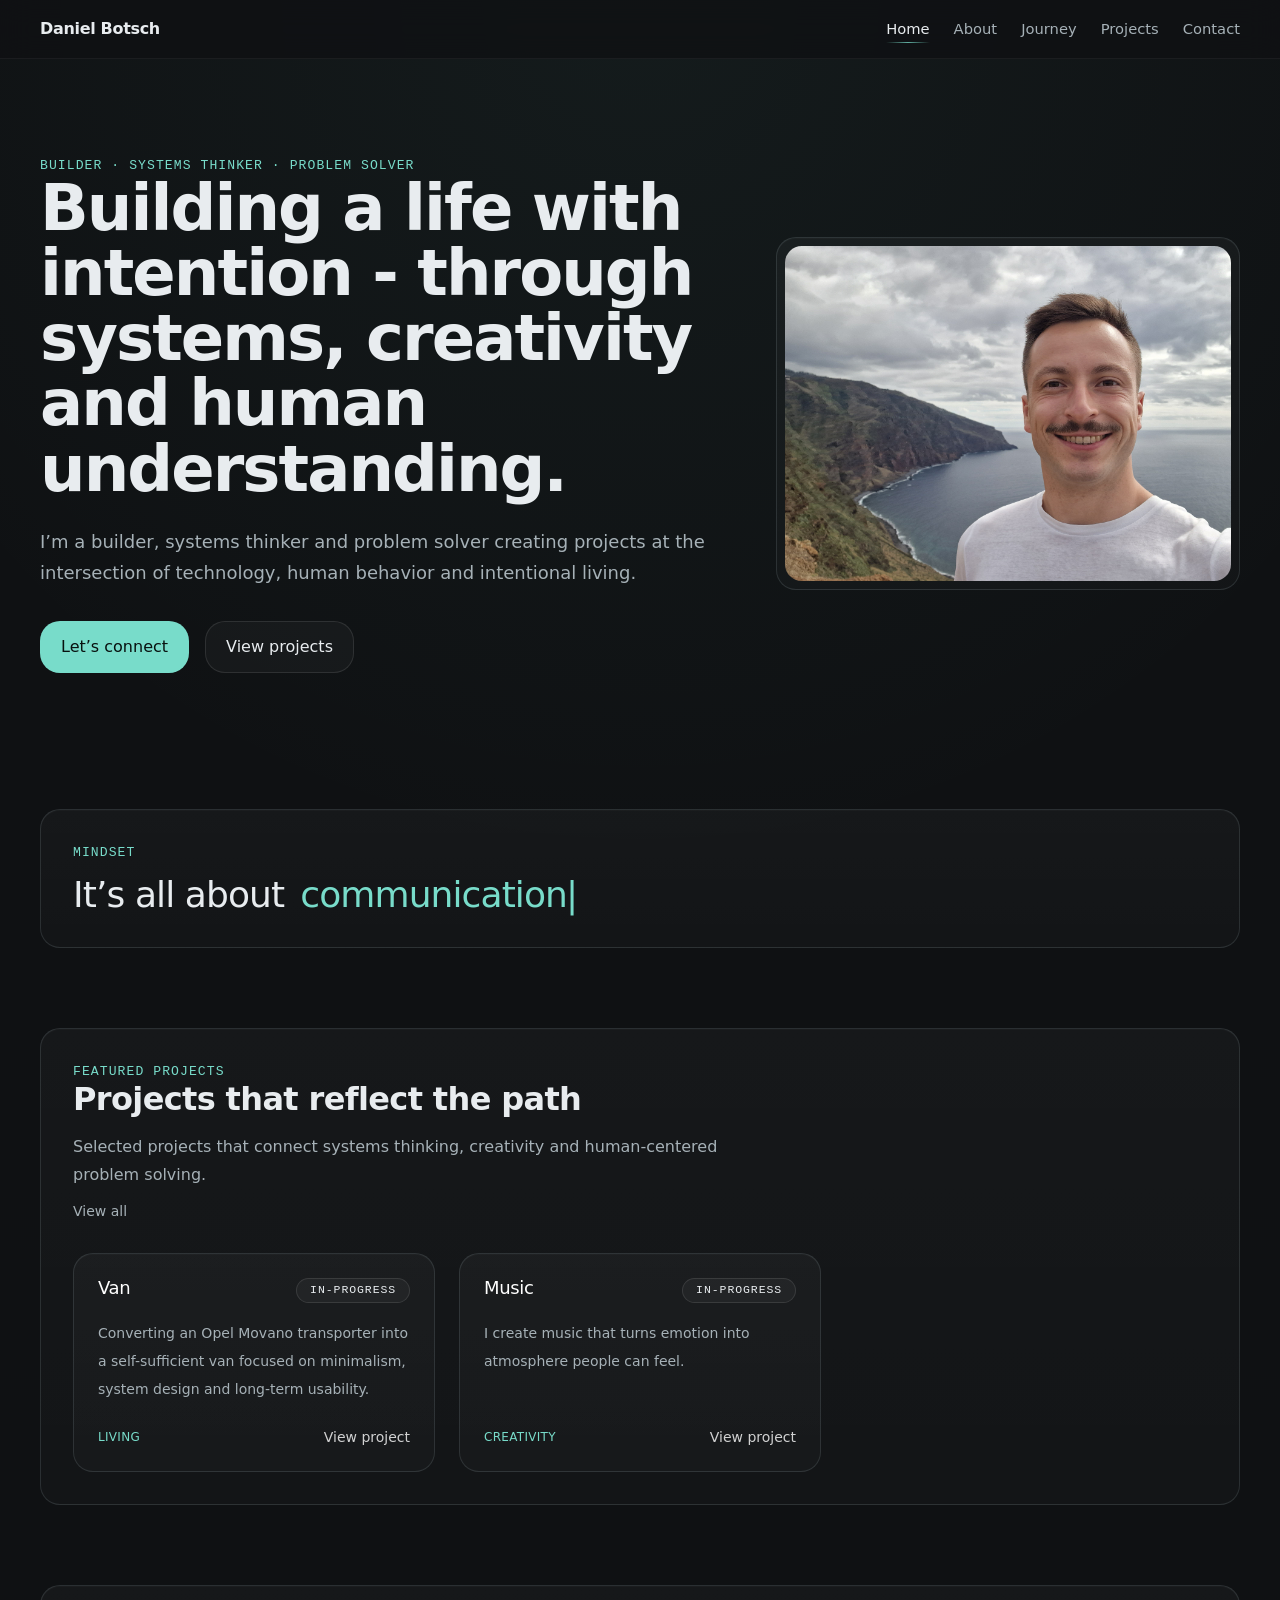
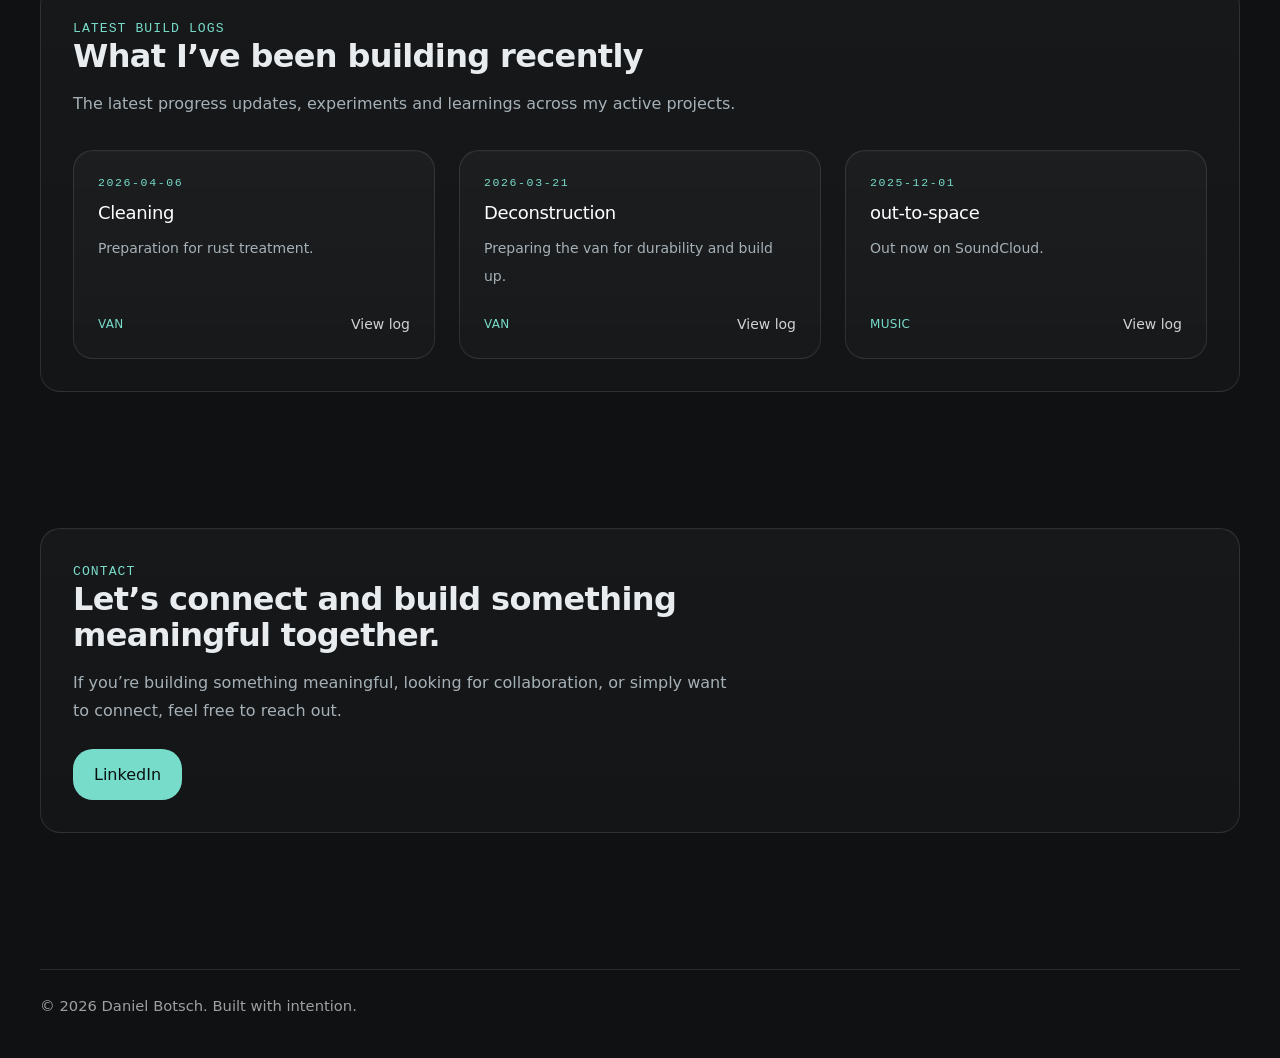
<file: index.html>
<!DOCTYPE html><html lang="en"> <head><meta charset="UTF-8"><meta name="viewport" content="width=device-width, initial-scale=1.0"><title>Daniel Botsch</title><meta name="description" content="Personal portfolio about intentional living, systems, creativity and human-centered problem solving."><meta property="og:title" content="Daniel Botsch"><meta property="og:description" content="Personal portfolio about intentional living, systems, creativity and human-centered problem solving."><meta property="og:type" content="website"><meta property="og:url" content="https://deinusername.github.io/dein-repo"><link rel="stylesheet" href="/_astro/about.7D2Nweqv.css"></head> <body> <header class="site-header"> <div class="container site-header-inner"> <a href="/" class="site-brand interactive-subtle">
Daniel Botsch
</a> <nav class="desktop-nav"> <a href="/" class="link is-active" aria-current="page"> Home </a><a href="/about" class="link muted"> About </a><a href="/journey" class="link muted"> Journey </a><a href="/projects" class="link muted"> Projects </a><a href="/#contact" class="link muted"> Contact </a> </nav> <button id="mobile-menu-button" type="button" aria-expanded="false" aria-controls="mobile-menu" aria-label="Open navigation menu" class="mobile-menu-button interactive"> <span class="sr-only">Open menu</span> <span class="flex h-5 w-5 flex-col items-center justify-center gap-[3px]"> <span class="menu-line block h-[1.5px] w-4 rounded-full bg-white transition-all duration-300"></span> <span class="menu-line block h-[1.5px] w-4 rounded-full bg-white transition-all duration-300"></span> <span class="menu-line block h-[1.5px] w-4 rounded-full bg-white transition-all duration-300"></span> </span> </button> </div> <div id="mobile-menu" class="mobile-menu-panel md:hidden"> <nav class="container mobile-menu-nav"> <a href="/" class="mobile-nav-link is-active" aria-current="page"> Home </a><a href="/about" class="mobile-nav-link "> About </a><a href="/journey" class="mobile-nav-link "> Journey </a><a href="/projects" class="mobile-nav-link "> Projects </a><a href="/#contact" class="mobile-nav-link "> Contact </a> </nav> </div> </header> <script type="module">const t=document.getElementById("mobile-menu-button"),s=document.getElementById("mobile-menu");if(t&&s){const e=t.querySelectorAll(".menu-line"),a=()=>{t.setAttribute("aria-expanded","false"),s.classList.remove("is-open"),e[0]?.classList.remove("translate-y-[4.5px]","rotate-45"),e[1]?.classList.remove("opacity-0"),e[2]?.classList.remove("-translate-y-[4.5px]","-rotate-45")},i=()=>{t.setAttribute("aria-expanded","true"),s.classList.add("is-open"),e[0]?.classList.add("translate-y-[4.5px]","rotate-45"),e[1]?.classList.add("opacity-0"),e[2]?.classList.add("-translate-y-[4.5px]","-rotate-45")};t.addEventListener("click",()=>{t.getAttribute("aria-expanded")==="true"?a():i()}),s.querySelectorAll("a").forEach(n=>{n.addEventListener("click",a)}),window.addEventListener("resize",()=>{window.innerWidth>=768&&a()})}</script> <main class="site-main">  <section class="container grid gap-10 page-section md:grid-cols-[1.2fr_0.8fr] md:items-center"> <div> <p class="kicker">Builder · Systems Thinker · Problem Solver</p> <h1 class="page-title mt-4 max-w-3xl"> Building a life with intention - through systems, creativity and human understanding. </h1> <p class="muted body-lg mt-6 max-w-2xl"> I’m a builder, systems thinker and problem solver creating projects at the intersection of technology, human behavior and intentional living. </p> <div class="mt-8 flex flex-wrap gap-4"> <a href="#contact" class="button button-primary"> Let’s connect </a> <a href="/projects" class="button button-secondary"> View projects </a> </div> </div> <div class="surface media-frame"> <img src="/images/profile/portrait.jpg" alt="Portrait of Daniel Botsch" class="hero-media"> </div> </section> <section class="container page-section-tight md:page-section-tight"> <div class="surface card-lg flex min-h-32 items-center"> <div> <p class="kicker">Mindset</p> <p class="mt-3 text-2xl font-medium tracking-tight md:text-4xl">
It’s all about
<span class="ticker-highlight"> <span id="ticker-word"></span><span class="ticker-cursor">|</span> </span> </p> </div> </div> </section> <script>(function(){const words = "[\"communication\",\"discipline\",\"listening\",\"clarity\",\"growth\",\"building\",\"intention\",\"becoming\"]";

  const values = JSON.parse(words);
  const target = document.getElementById("ticker-word");

  if (target && Array.isArray(values) && values.length > 0) {
    const TYPE_SPEED = 70;
    const DELETE_SPEED = 40;
    const PAUSE_AFTER_TYPING = 1400;
    const PAUSE_AFTER_DELETING = 450;

    let wordIndex = 0;
    let charIndex = 0;
    let isDeleting = false;
    let isRunning = false;

    const sleep = (ms) => new Promise((resolve) => setTimeout(resolve, ms));

    async function startTypingTicker() {
      if (isRunning) return;
      isRunning = true;

      while (true) {
        const currentWord = values[wordIndex];

        if (!isDeleting) {
          charIndex += 1;
          target.textContent = currentWord.slice(0, charIndex);

          if (charIndex === currentWord.length) {
            isDeleting = true;
            await sleep(PAUSE_AFTER_TYPING);
          } else {
            await sleep(TYPE_SPEED);
          }
        } else {
          charIndex -= 1;
          target.textContent = currentWord.slice(0, charIndex);

          if (charIndex === 0) {
            isDeleting = false;
            wordIndex = (wordIndex + 1) % values.length;
            await sleep(PAUSE_AFTER_DELETING);
          } else {
            await sleep(DELETE_SPEED);
          }
        }
      }
    }

    startTypingTicker();
  }
})();</script> <section class="container page-section-tight"> <div class="section-shell surface card-lg"> <div class="section-header"> <div class="min-w-0"> <p class="kicker">Featured Projects</p> <h2 class="section-title mt-3">
Projects that reflect the path
</h2> <p class="muted mt-4 max-w-2xl body-md">
Selected projects that connect systems thinking, creativity and human-centered problem solving.
</p> </div> <a href="/projects" class="link muted text-sm md:shrink-0">
View all
</a> </div> <div class="card-grid cols-3 mt-8"> <a href="/projects/van" class="content-card surface interactive card block h-full"> <div class="content-card-inner"> <div class="flex flex-col gap-3 sm:flex-row sm:items-start sm:justify-between"> <h3 class="min-w-0 text-lg font-medium text-white"> Van </h3> <span class="pill pill-mono sm:shrink-0"> in-progress </span> </div> <p class="content-card-body muted text-sm leading-7"> Converting an Opel Movano transporter into a self-sufficient van focused on minimalism, system design and long-term usability. </p> <div class="content-card-footer"> <span class="text-xs uppercase tracking-wide text-[var(--accent)]"> living </span> <span class="link text-sm text-white/80">
View project
</span> </div> </div> </a><a href="/projects/music" class="content-card surface interactive card block h-full"> <div class="content-card-inner"> <div class="flex flex-col gap-3 sm:flex-row sm:items-start sm:justify-between"> <h3 class="min-w-0 text-lg font-medium text-white"> Music </h3> <span class="pill pill-mono sm:shrink-0"> in-progress </span> </div> <p class="content-card-body muted text-sm leading-7"> I create music that turns emotion into atmosphere people can feel. </p> <div class="content-card-footer"> <span class="text-xs uppercase tracking-wide text-[var(--accent)]"> creativity </span> <span class="link text-sm text-white/80">
View project
</span> </div> </div> </a> </div> </div> </section> <section class="container page-section-tight"> <div class="section-shell surface card-lg"> <div class="section-header"> <div class="min-w-0"> <p class="kicker">Latest Build Logs</p> <h2 class="section-title mt-3">
What I’ve been building recently
</h2> <p class="muted mt-4 max-w-2xl body-md">
The latest progress updates, experiments and learnings across my active projects.
</p> </div> </div> <ul class="card-grid cols-3 mt-8"> <li class="list-none"> <a href="/projects/van/build-log/2026_04_08_cleaning" class="content-card surface interactive card block h-full"> <div class="content-card-inner"> <div class="flex flex-col gap-3"> <p class="meta-text"> 2026-04-06 </p> <h3 class="text-lg font-medium text-white"> Cleaning </h3> <p class="content-card-body muted text-sm leading-7"> Preparation for rust treatment. </p> </div> <div class="content-card-footer"> <span class="text-xs uppercase tracking-wide text-[var(--accent)]"> Van </span> <span class="link text-sm text-white/80">
View log
</span> </div> </div> </a> </li><li class="list-none"> <a href="/projects/van/build-log/2026_03_21_deconstruction" class="content-card surface interactive card block h-full"> <div class="content-card-inner"> <div class="flex flex-col gap-3"> <p class="meta-text"> 2026-03-21 </p> <h3 class="text-lg font-medium text-white"> Deconstruction </h3> <p class="content-card-body muted text-sm leading-7"> Preparing the van for durability and build up. </p> </div> <div class="content-card-footer"> <span class="text-xs uppercase tracking-wide text-[var(--accent)]"> Van </span> <span class="link text-sm text-white/80">
View log
</span> </div> </div> </a> </li><li class="list-none"> <a href="/projects/music/build-log/2025_12_out-to-space" class="content-card surface interactive card block h-full"> <div class="content-card-inner"> <div class="flex flex-col gap-3"> <p class="meta-text"> 2025-12-01 </p> <h3 class="text-lg font-medium text-white"> out-to-space </h3> <p class="content-card-body muted text-sm leading-7"> Out now on SoundCloud. </p> </div> <div class="content-card-footer"> <span class="text-xs uppercase tracking-wide text-[var(--accent)]"> Music </span> <span class="link text-sm text-white/80">
View log
</span> </div> </div> </a> </li> </ul> </div> </section> <section id="contact" class="container page-section"> <div class="surface card-lg"> <p class="kicker">Contact</p> <h2 class="section-title mt-3 max-w-2xl">
Let’s connect and build something meaningful together.
</h2> <p class="muted mt-4 max-w-2xl body-md">
If you’re building something meaningful, looking for collaboration, or simply want to connect, feel free to reach out.
</p> <div class="mt-6 flex flex-wrap gap-4"> <a href="https://linkedin.com/in/daniel-botsch-62b989374" target="_blank" rel="noreferrer" class="button button-primary">
LinkedIn
</a> </div> </div> </section>  </main> <footer class="container site-footer"> <div class="site-footer-inner"> <p>© 2026 Daniel Botsch. Built with intention.</p> </div> </footer> </body></html>
</file>
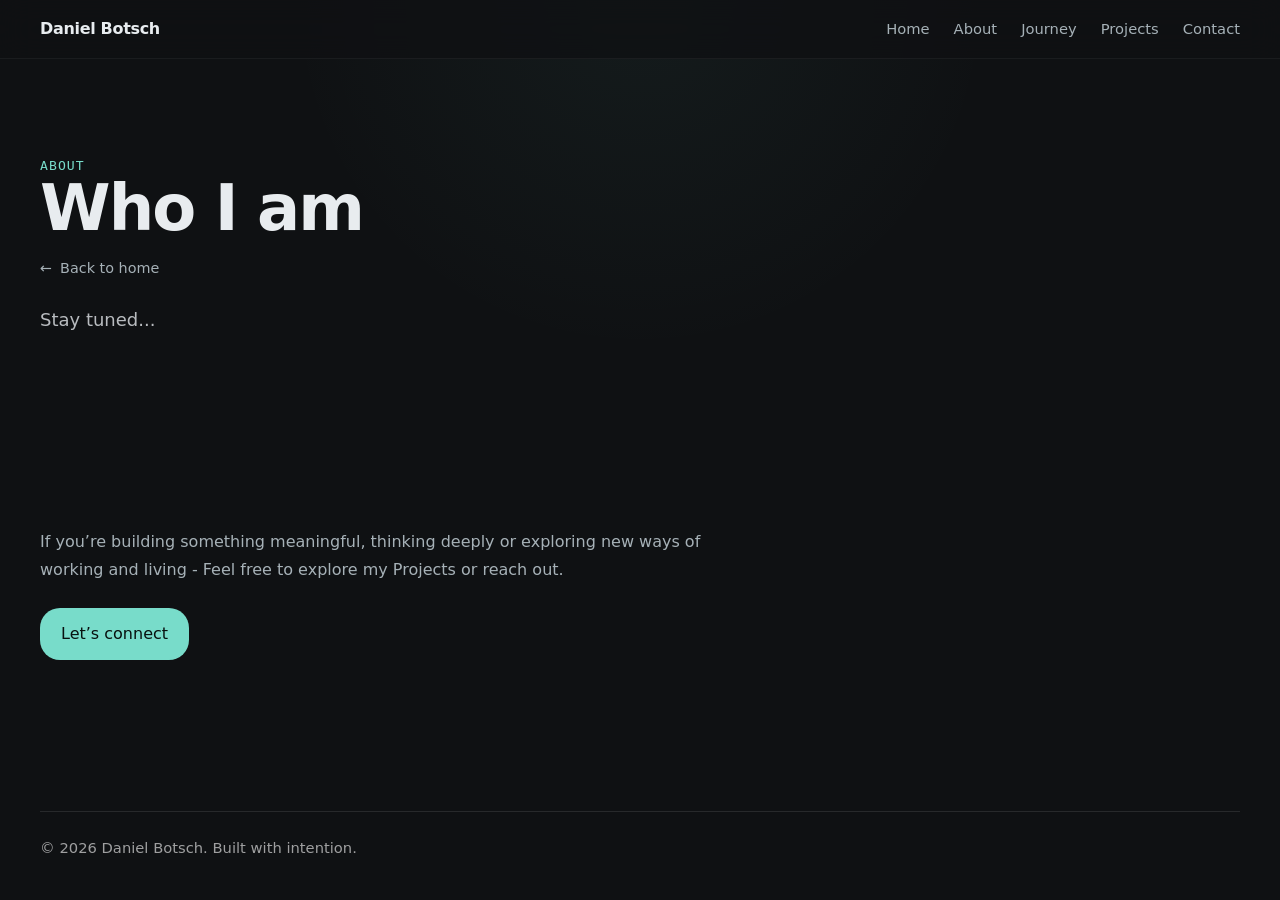
<file: about/index.html>
<!DOCTYPE html><html lang="en"> <head><meta charset="UTF-8"><meta name="viewport" content="width=device-width, initial-scale=1.0"><title>About</title><meta name="description" content="A personal portfolio about intentional living, systems thinking, creative projects and human-centered problem solving."><meta property="og:title" content="About"><meta property="og:description" content="A personal portfolio about intentional living, systems thinking, creative projects and human-centered problem solving."><meta property="og:type" content="website"><meta property="og:url" content="https://deinusername.github.io/dein-repo"><link rel="stylesheet" href="/_astro/about.7D2Nweqv.css"></head> <body> <header class="site-header"> <div class="container site-header-inner"> <a href="/" class="site-brand interactive-subtle">
Daniel Botsch
</a> <nav class="desktop-nav"> <a href="/" class="link muted"> Home </a><a href="/about" class="link muted"> About </a><a href="/journey" class="link muted"> Journey </a><a href="/projects" class="link muted"> Projects </a><a href="/#contact" class="link muted"> Contact </a> </nav> <button id="mobile-menu-button" type="button" aria-expanded="false" aria-controls="mobile-menu" aria-label="Open navigation menu" class="mobile-menu-button interactive"> <span class="sr-only">Open menu</span> <span class="flex h-5 w-5 flex-col items-center justify-center gap-[3px]"> <span class="menu-line block h-[1.5px] w-4 rounded-full bg-white transition-all duration-300"></span> <span class="menu-line block h-[1.5px] w-4 rounded-full bg-white transition-all duration-300"></span> <span class="menu-line block h-[1.5px] w-4 rounded-full bg-white transition-all duration-300"></span> </span> </button> </div> <div id="mobile-menu" class="mobile-menu-panel md:hidden"> <nav class="container mobile-menu-nav"> <a href="/" class="mobile-nav-link "> Home </a><a href="/about" class="mobile-nav-link "> About </a><a href="/journey" class="mobile-nav-link "> Journey </a><a href="/projects" class="mobile-nav-link "> Projects </a><a href="/#contact" class="mobile-nav-link "> Contact </a> </nav> </div> </header> <script type="module">const t=document.getElementById("mobile-menu-button"),s=document.getElementById("mobile-menu");if(t&&s){const e=t.querySelectorAll(".menu-line"),a=()=>{t.setAttribute("aria-expanded","false"),s.classList.remove("is-open"),e[0]?.classList.remove("translate-y-[4.5px]","rotate-45"),e[1]?.classList.remove("opacity-0"),e[2]?.classList.remove("-translate-y-[4.5px]","-rotate-45")},i=()=>{t.setAttribute("aria-expanded","true"),s.classList.add("is-open"),e[0]?.classList.add("translate-y-[4.5px]","rotate-45"),e[1]?.classList.add("opacity-0"),e[2]?.classList.add("-translate-y-[4.5px]","-rotate-45")};t.addEventListener("click",()=>{t.getAttribute("aria-expanded")==="true"?a():i()}),s.querySelectorAll("a").forEach(n=>{n.addEventListener("click",a)}),window.addEventListener("resize",()=>{window.innerWidth>=768&&a()})}</script> <main class="site-main">  <section class="container journey-hero page-section"> <p class="kicker">About</p> <div class="journey-hero-copy"> <h1 class="page-title mt-3">
Who I am
</h1> <a href="/" class="link back-link"> <span aria-hidden="true">←</span> <span>Back to home</span> </a> <p class="muted body-lg mt-6 journey-intro">
Stay tuned...
</p> </div> </section> <section class="container page-section"> <div class="journey-next"> <p class="muted body-md max-w-2xl">
If you’re building something meaningful, thinking deeply or exploring new ways of working and living - Feel free to explore my <a href="/projects" class="link">Projects</a> or reach out.
</p> <a href="/#contact" class="button button-primary mt-6">
Let’s connect
</a> </div> </section>  </main> <footer class="container site-footer"> <div class="site-footer-inner"> <p>© 2026 Daniel Botsch. Built with intention.</p> </div> </footer> </body></html>
</file>
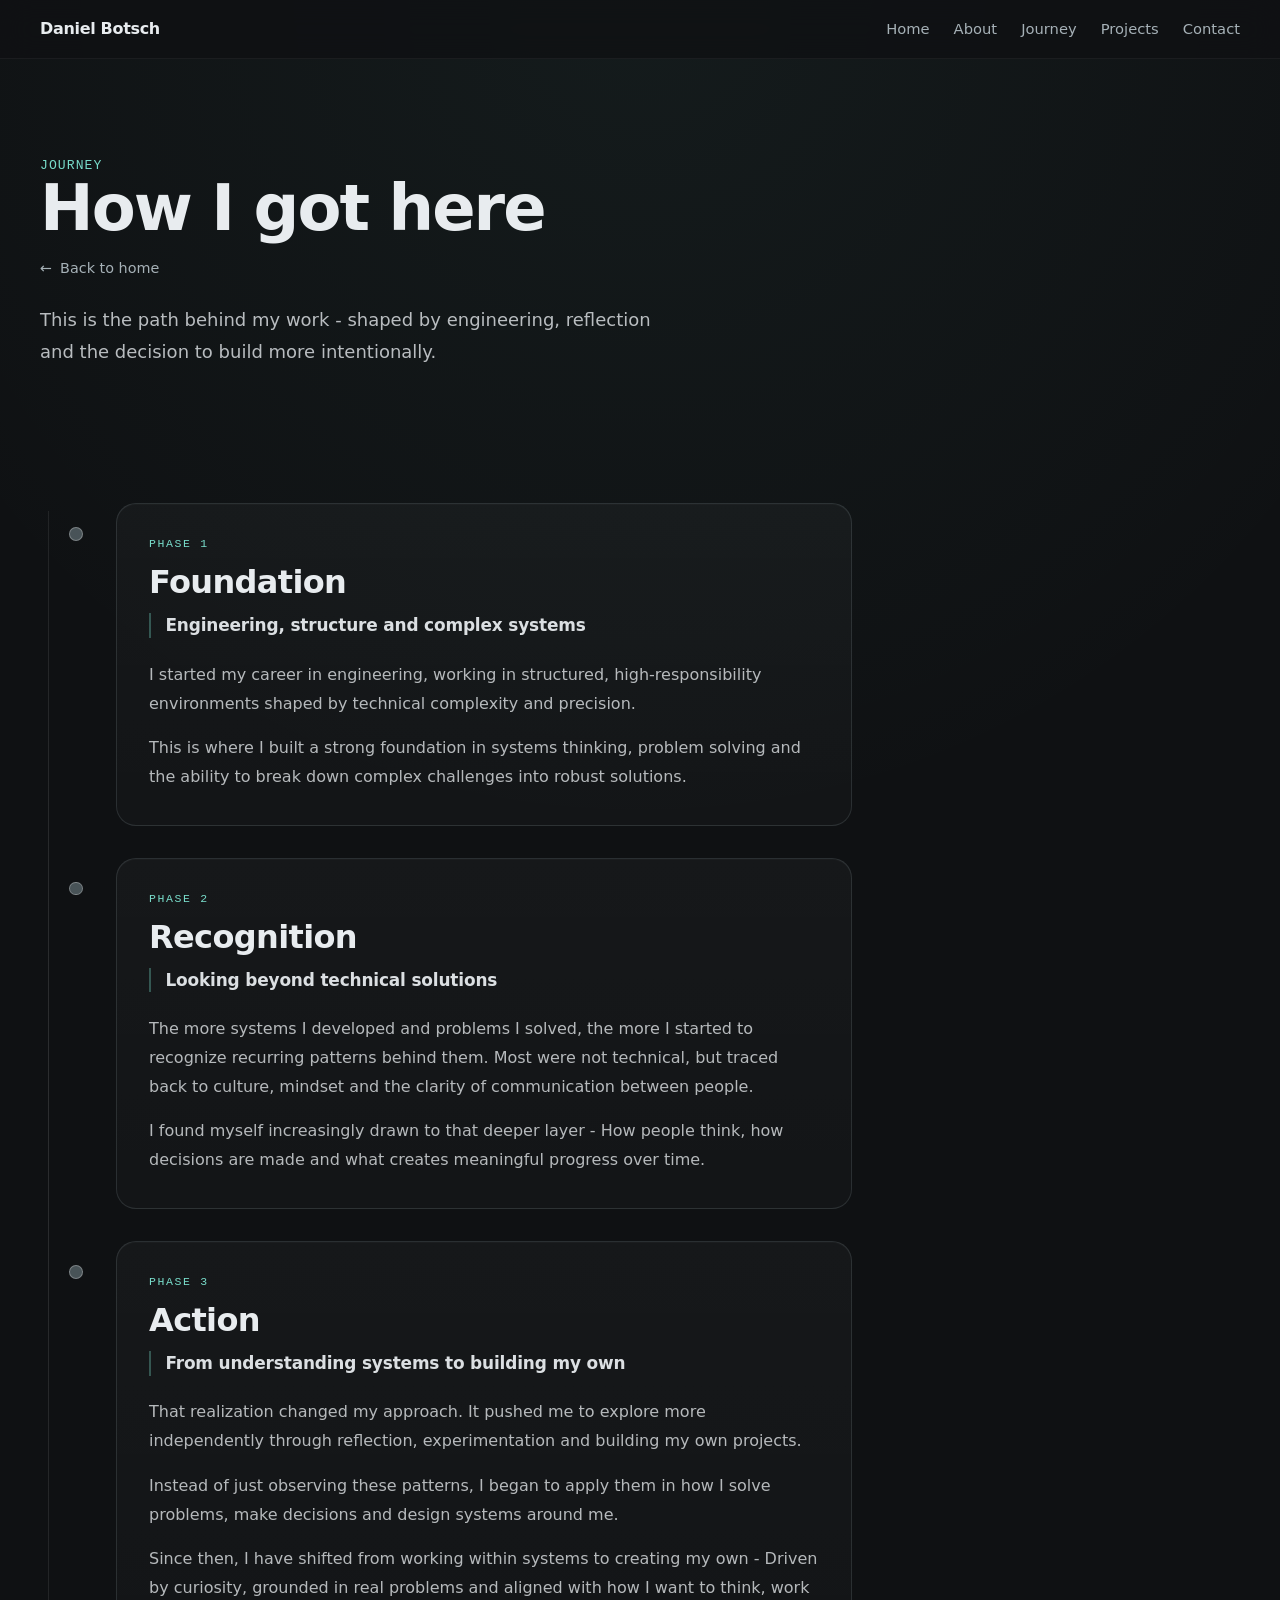
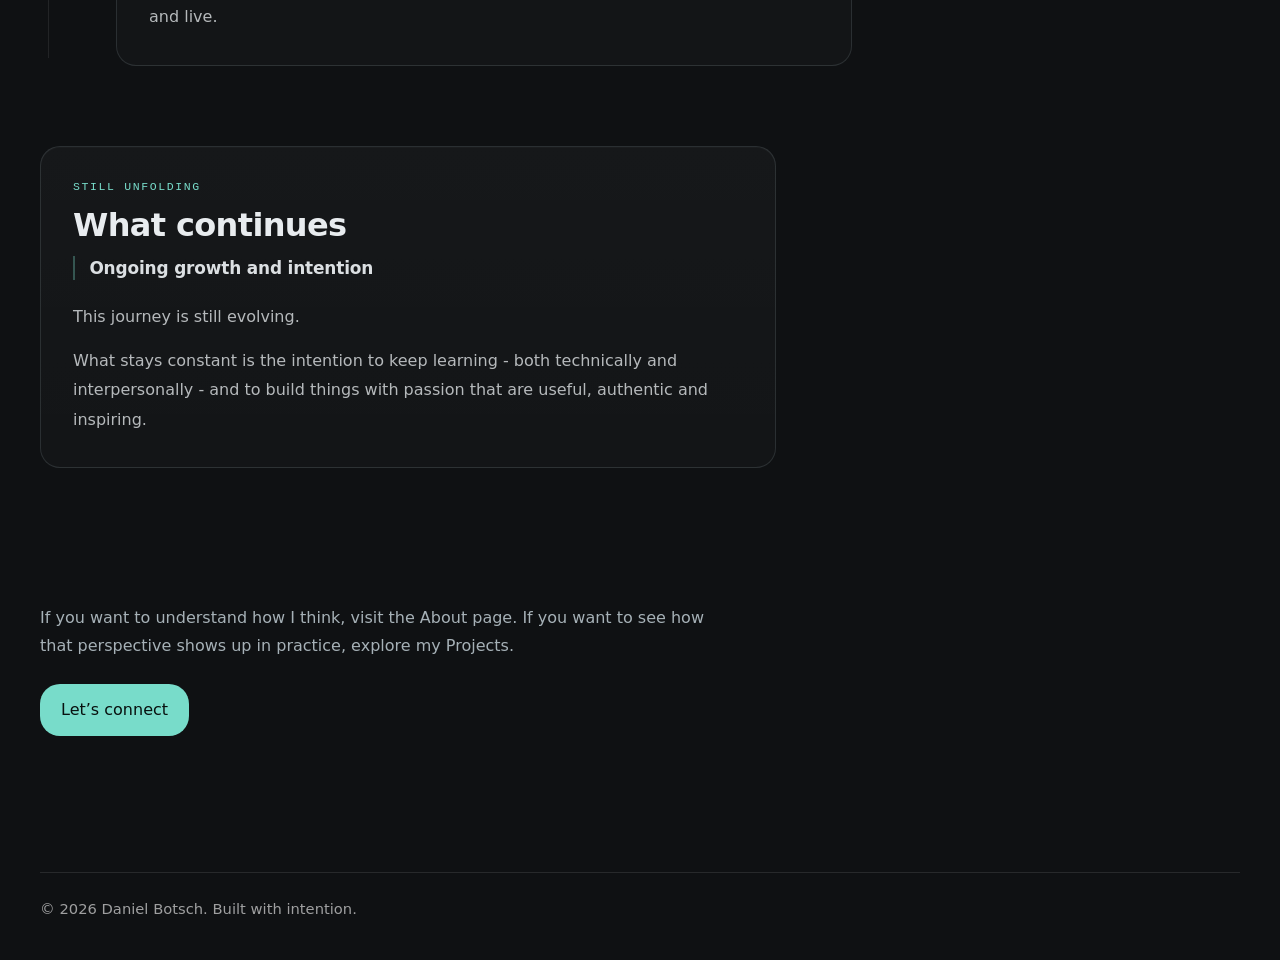
<file: journey/index.html>
<!DOCTYPE html><html lang="en"> <head><meta charset="UTF-8"><meta name="viewport" content="width=device-width, initial-scale=1.0"><title>Journey</title><meta name="description" content="A personal portfolio about intentional living, systems thinking, creative projects and human-centered problem solving."><meta property="og:title" content="Journey"><meta property="og:description" content="A personal portfolio about intentional living, systems thinking, creative projects and human-centered problem solving."><meta property="og:type" content="website"><meta property="og:url" content="https://deinusername.github.io/dein-repo"><link rel="stylesheet" href="/_astro/about.7D2Nweqv.css"></head> <body> <header class="site-header"> <div class="container site-header-inner"> <a href="/" class="site-brand interactive-subtle">
Daniel Botsch
</a> <nav class="desktop-nav"> <a href="/" class="link muted"> Home </a><a href="/about" class="link muted"> About </a><a href="/journey" class="link muted"> Journey </a><a href="/projects" class="link muted"> Projects </a><a href="/#contact" class="link muted"> Contact </a> </nav> <button id="mobile-menu-button" type="button" aria-expanded="false" aria-controls="mobile-menu" aria-label="Open navigation menu" class="mobile-menu-button interactive"> <span class="sr-only">Open menu</span> <span class="flex h-5 w-5 flex-col items-center justify-center gap-[3px]"> <span class="menu-line block h-[1.5px] w-4 rounded-full bg-white transition-all duration-300"></span> <span class="menu-line block h-[1.5px] w-4 rounded-full bg-white transition-all duration-300"></span> <span class="menu-line block h-[1.5px] w-4 rounded-full bg-white transition-all duration-300"></span> </span> </button> </div> <div id="mobile-menu" class="mobile-menu-panel md:hidden"> <nav class="container mobile-menu-nav"> <a href="/" class="mobile-nav-link "> Home </a><a href="/about" class="mobile-nav-link "> About </a><a href="/journey" class="mobile-nav-link "> Journey </a><a href="/projects" class="mobile-nav-link "> Projects </a><a href="/#contact" class="mobile-nav-link "> Contact </a> </nav> </div> </header> <script type="module">const t=document.getElementById("mobile-menu-button"),s=document.getElementById("mobile-menu");if(t&&s){const e=t.querySelectorAll(".menu-line"),a=()=>{t.setAttribute("aria-expanded","false"),s.classList.remove("is-open"),e[0]?.classList.remove("translate-y-[4.5px]","rotate-45"),e[1]?.classList.remove("opacity-0"),e[2]?.classList.remove("-translate-y-[4.5px]","-rotate-45")},i=()=>{t.setAttribute("aria-expanded","true"),s.classList.add("is-open"),e[0]?.classList.add("translate-y-[4.5px]","rotate-45"),e[1]?.classList.add("opacity-0"),e[2]?.classList.add("-translate-y-[4.5px]","-rotate-45")};t.addEventListener("click",()=>{t.getAttribute("aria-expanded")==="true"?a():i()}),s.querySelectorAll("a").forEach(n=>{n.addEventListener("click",a)}),window.addEventListener("resize",()=>{window.innerWidth>=768&&a()})}</script> <main class="site-main">  <section class="container journey-hero page-section"> <p class="kicker">Journey</p> <div class="journey-hero-copy"> <h1 class="page-title mt-3">
How I got here
</h1> <a href="/" class="link back-link"> <span aria-hidden="true">←</span> <span>Back to home</span> </a> <p class="muted body-lg mt-6 journey-intro">
This is the path behind my work - shaped by engineering, reflection and the decision to build more intentionally.
</p> </div> </section> <section class="container page-section-tight"> <div class="journey-timeline"> <article class="timeline-row"> <div class="timeline-marker"> <span class="timeline-dot"></span> </div> <div class="surface interactive timeline-card"> <p class="meta-text">Phase 1</p> <div class="timeline-heading"> <h2 class="section-title mt-3">Foundation</h2> <p class="timeline-subtitle">Engineering, structure and complex systems</p> </div> <div class="timeline-body"> <p>I started my career in engineering, working in structured, high-responsibility environments shaped by technical complexity and precision.</p><p>This is where I built a strong foundation in systems thinking, problem solving and the ability to break down complex challenges into robust solutions.</p> </div> </div> </article><article class="timeline-row"> <div class="timeline-marker"> <span class="timeline-dot"></span> </div> <div class="surface interactive timeline-card"> <p class="meta-text">Phase 2</p> <div class="timeline-heading"> <h2 class="section-title mt-3">Recognition</h2> <p class="timeline-subtitle">Looking beyond technical solutions</p> </div> <div class="timeline-body"> <p>The more systems I developed and problems I solved, the more I started to recognize recurring patterns behind them. Most were not technical, but traced back to culture, mindset and the clarity of communication between people.</p><p>I found myself increasingly drawn to that deeper layer - How people think, how decisions are made and what creates meaningful progress over time.</p> </div> </div> </article><article class="timeline-row"> <div class="timeline-marker"> <span class="timeline-dot"></span> </div> <div class="surface interactive timeline-card"> <p class="meta-text">Phase 3</p> <div class="timeline-heading"> <h2 class="section-title mt-3">Action</h2> <p class="timeline-subtitle">From understanding systems to building my own</p> </div> <div class="timeline-body"> <p>That realization changed my approach. It pushed me to explore more independently through reflection, experimentation and building my own projects.</p><p>Instead of just observing these patterns, I began to apply them in how I solve problems, make decisions and design systems around me.</p><p>Since then, I have shifted from working within systems to creating my own - Driven by curiosity, grounded in real problems and aligned with how I want to think, work and live.</p> </div> </div> </article> </div> </section> <section class="container page-section-tight"> <div class="surface timeline-card"> <p class="meta-text">Still unfolding</p> <div class="timeline-heading"> <h2 class="section-title mt-3">What continues</h2> <p class="timeline-subtitle">Ongoing growth and intention</p> </div> <div class="timeline-body"> <p>
This journey is still evolving.
</p> <p>
What stays constant is the intention to keep learning - both technically and interpersonally - and to build things with passion that are useful, authentic and inspiring.
</p> </div> </div> </section> <section class="container page-section"> <div class="journey-next"> <p class="muted body-md max-w-2xl">
If you want to understand how I think, visit the <a href="/about" class="link">About page</a>.
        If you want to see how that perspective shows up in practice, explore my <a href="/projects" class="link">Projects</a>.
</p> <a href="/#contact" class="button button-primary mt-6">
Let’s connect
</a> </div> </section>  </main> <footer class="container site-footer"> <div class="site-footer-inner"> <p>© 2026 Daniel Botsch. Built with intention.</p> </div> </footer> </body></html>
</file>
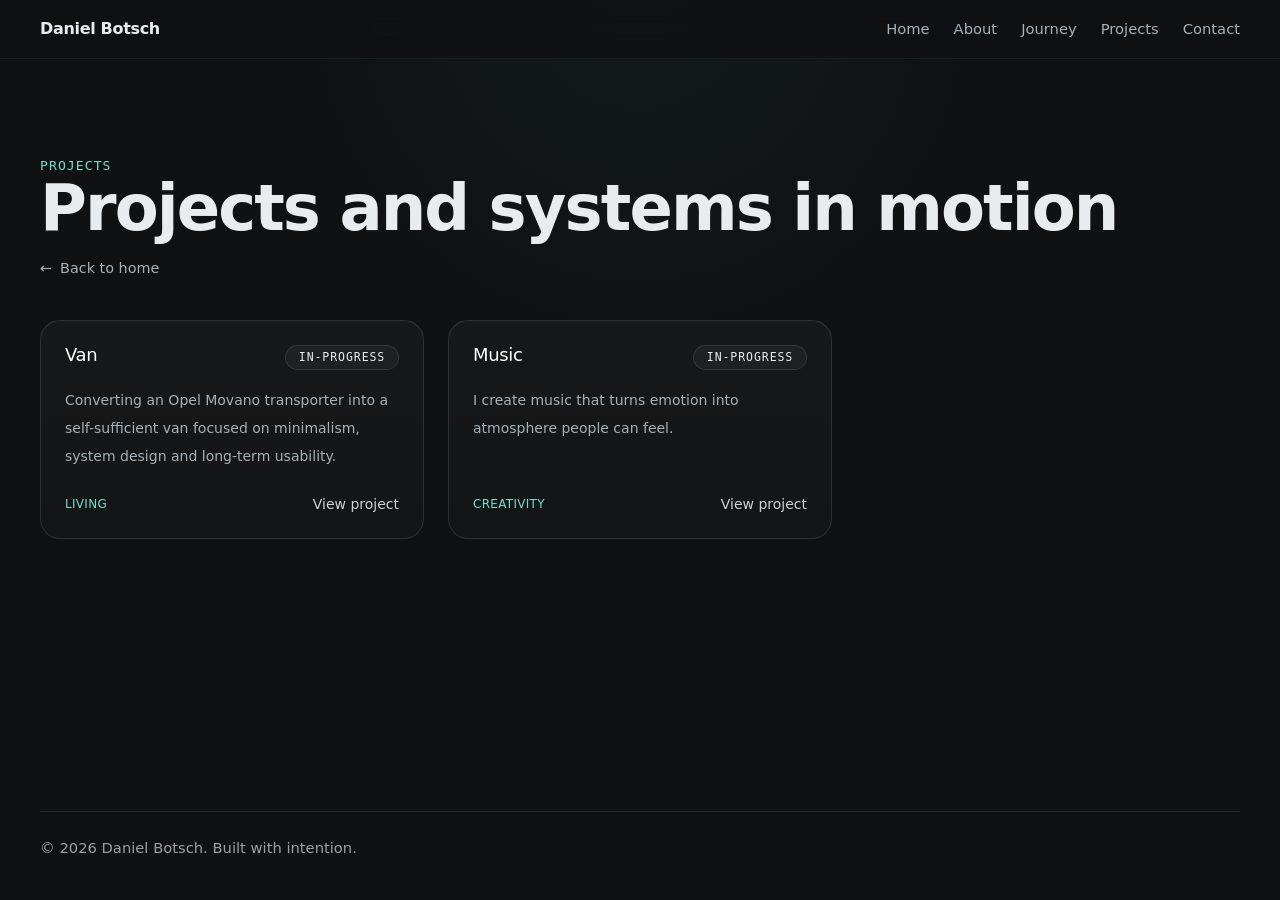
<file: projects/index.html>
<!DOCTYPE html><html lang="en"> <head><meta charset="UTF-8"><meta name="viewport" content="width=device-width, initial-scale=1.0"><title>Projects</title><meta name="description" content="A personal portfolio about intentional living, systems thinking, creative projects and human-centered problem solving."><meta property="og:title" content="Projects"><meta property="og:description" content="A personal portfolio about intentional living, systems thinking, creative projects and human-centered problem solving."><meta property="og:type" content="website"><meta property="og:url" content="https://deinusername.github.io/dein-repo"><link rel="stylesheet" href="/_astro/about.7D2Nweqv.css"></head> <body> <header class="site-header"> <div class="container site-header-inner"> <a href="/" class="site-brand interactive-subtle">
Daniel Botsch
</a> <nav class="desktop-nav"> <a href="/" class="link muted"> Home </a><a href="/about" class="link muted"> About </a><a href="/journey" class="link muted"> Journey </a><a href="/projects" class="link muted"> Projects </a><a href="/#contact" class="link muted"> Contact </a> </nav> <button id="mobile-menu-button" type="button" aria-expanded="false" aria-controls="mobile-menu" aria-label="Open navigation menu" class="mobile-menu-button interactive"> <span class="sr-only">Open menu</span> <span class="flex h-5 w-5 flex-col items-center justify-center gap-[3px]"> <span class="menu-line block h-[1.5px] w-4 rounded-full bg-white transition-all duration-300"></span> <span class="menu-line block h-[1.5px] w-4 rounded-full bg-white transition-all duration-300"></span> <span class="menu-line block h-[1.5px] w-4 rounded-full bg-white transition-all duration-300"></span> </span> </button> </div> <div id="mobile-menu" class="mobile-menu-panel md:hidden"> <nav class="container mobile-menu-nav"> <a href="/" class="mobile-nav-link "> Home </a><a href="/about" class="mobile-nav-link "> About </a><a href="/journey" class="mobile-nav-link "> Journey </a><a href="/projects" class="mobile-nav-link "> Projects </a><a href="/#contact" class="mobile-nav-link "> Contact </a> </nav> </div> </header> <script type="module">const t=document.getElementById("mobile-menu-button"),s=document.getElementById("mobile-menu");if(t&&s){const e=t.querySelectorAll(".menu-line"),a=()=>{t.setAttribute("aria-expanded","false"),s.classList.remove("is-open"),e[0]?.classList.remove("translate-y-[4.5px]","rotate-45"),e[1]?.classList.remove("opacity-0"),e[2]?.classList.remove("-translate-y-[4.5px]","-rotate-45")},i=()=>{t.setAttribute("aria-expanded","true"),s.classList.add("is-open"),e[0]?.classList.add("translate-y-[4.5px]","rotate-45"),e[1]?.classList.add("opacity-0"),e[2]?.classList.add("-translate-y-[4.5px]","-rotate-45")};t.addEventListener("click",()=>{t.getAttribute("aria-expanded")==="true"?a():i()}),s.querySelectorAll("a").forEach(n=>{n.addEventListener("click",a)}),window.addEventListener("resize",()=>{window.innerWidth>=768&&a()})}</script> <main class="site-main">  <section class="container page-section"> <p class="kicker">Projects</p> <h1 class="page-title mt-3">
Projects and systems in motion
</h1> <a href="/" class="link back-link"> <span aria-hidden="true">←</span> <span>Back to home</span> </a> <div class="card-grid cols-3 mt-10"> <a href="/projects/van" class="content-card surface interactive card block h-full"> <div class="content-card-inner"> <div class="flex flex-col gap-3 sm:flex-row sm:items-start sm:justify-between"> <h2 class="min-w-0 text-lg font-medium text-white"> Van </h2> <span class="pill pill-mono sm:shrink-0"> in-progress </span> </div> <p class="content-card-body muted text-sm leading-7"> Converting an Opel Movano transporter into a self-sufficient van focused on minimalism, system design and long-term usability. </p> <div class="content-card-footer"> <span class="text-xs uppercase tracking-wide text-[var(--accent)]"> living </span> <span class="link text-sm text-white/80">
View project
</span> </div> </div> </a><a href="/projects/music" class="content-card surface interactive card block h-full"> <div class="content-card-inner"> <div class="flex flex-col gap-3 sm:flex-row sm:items-start sm:justify-between"> <h2 class="min-w-0 text-lg font-medium text-white"> Music </h2> <span class="pill pill-mono sm:shrink-0"> in-progress </span> </div> <p class="content-card-body muted text-sm leading-7"> I create music that turns emotion into atmosphere people can feel. </p> <div class="content-card-footer"> <span class="text-xs uppercase tracking-wide text-[var(--accent)]"> creativity </span> <span class="link text-sm text-white/80">
View project
</span> </div> </div> </a> </div> </section>  </main> <footer class="container site-footer"> <div class="site-footer-inner"> <p>© 2026 Daniel Botsch. Built with intention.</p> </div> </footer> </body></html>
</file>
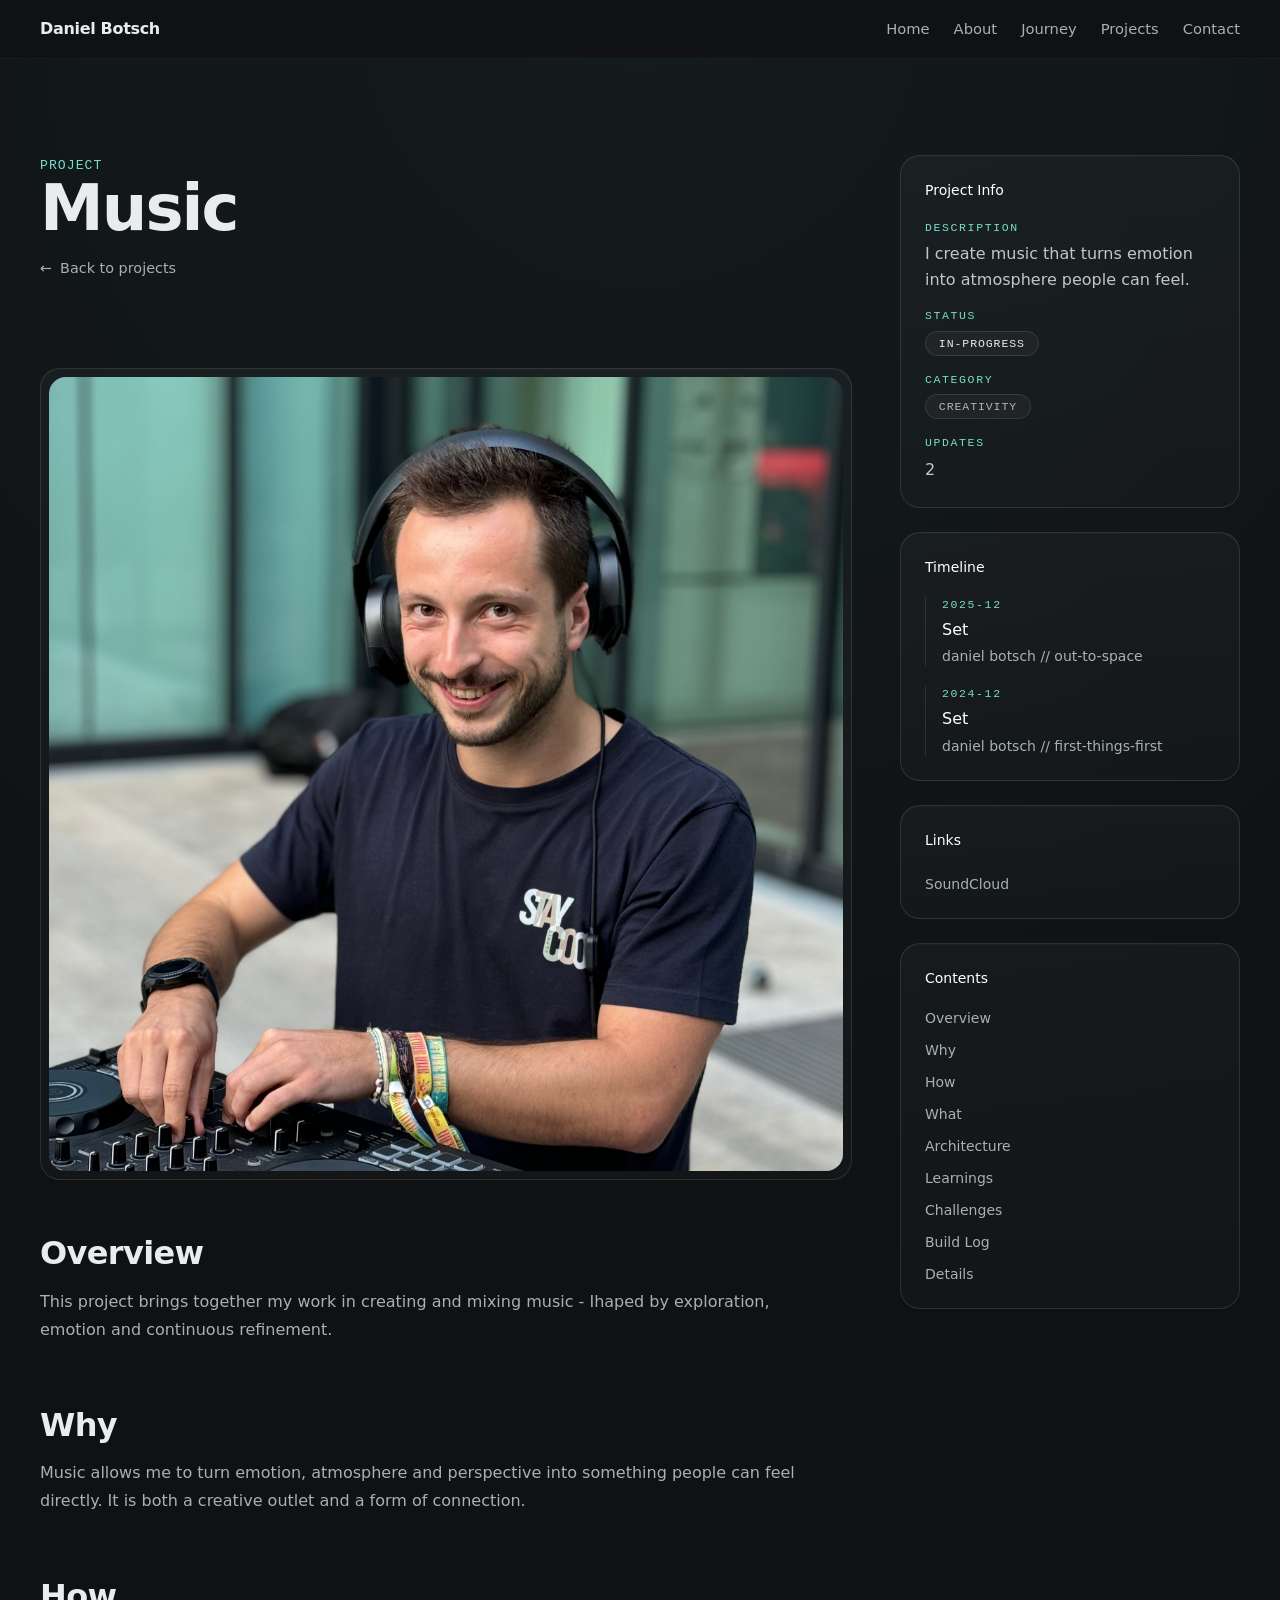
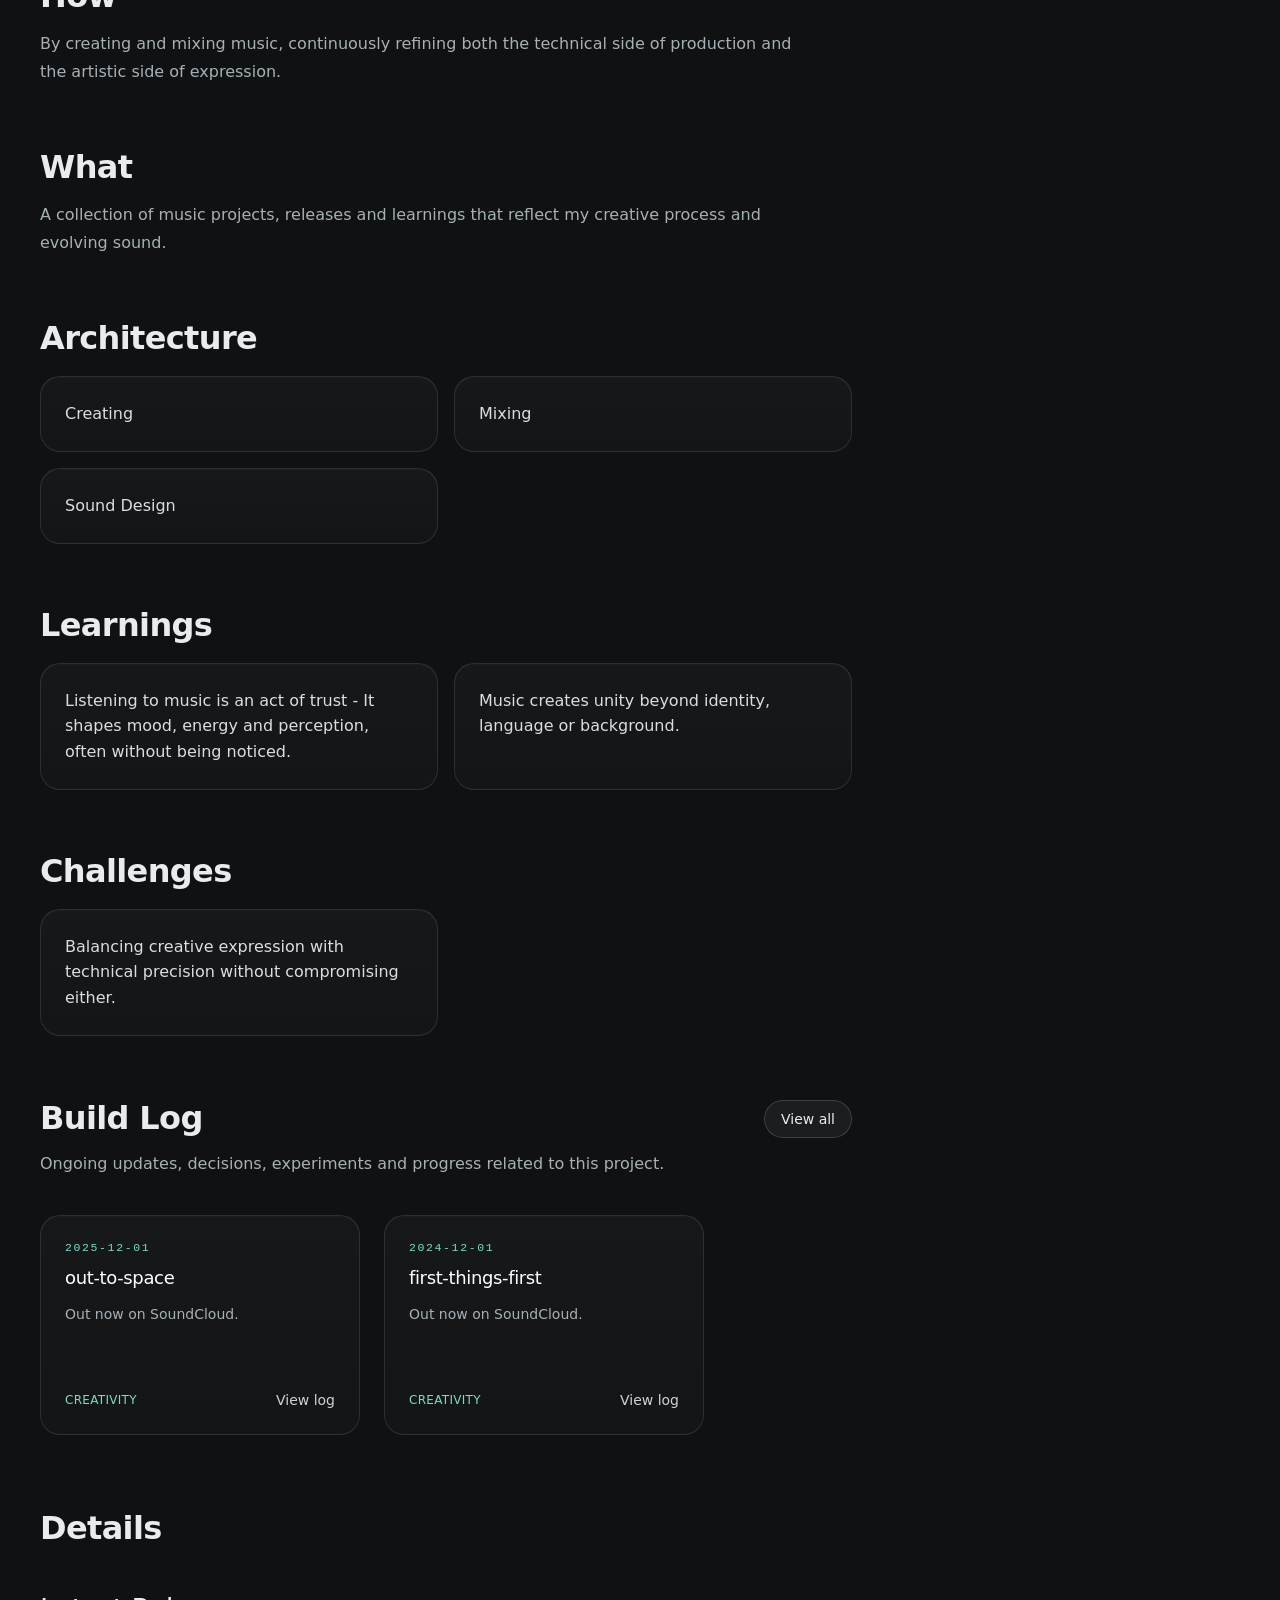
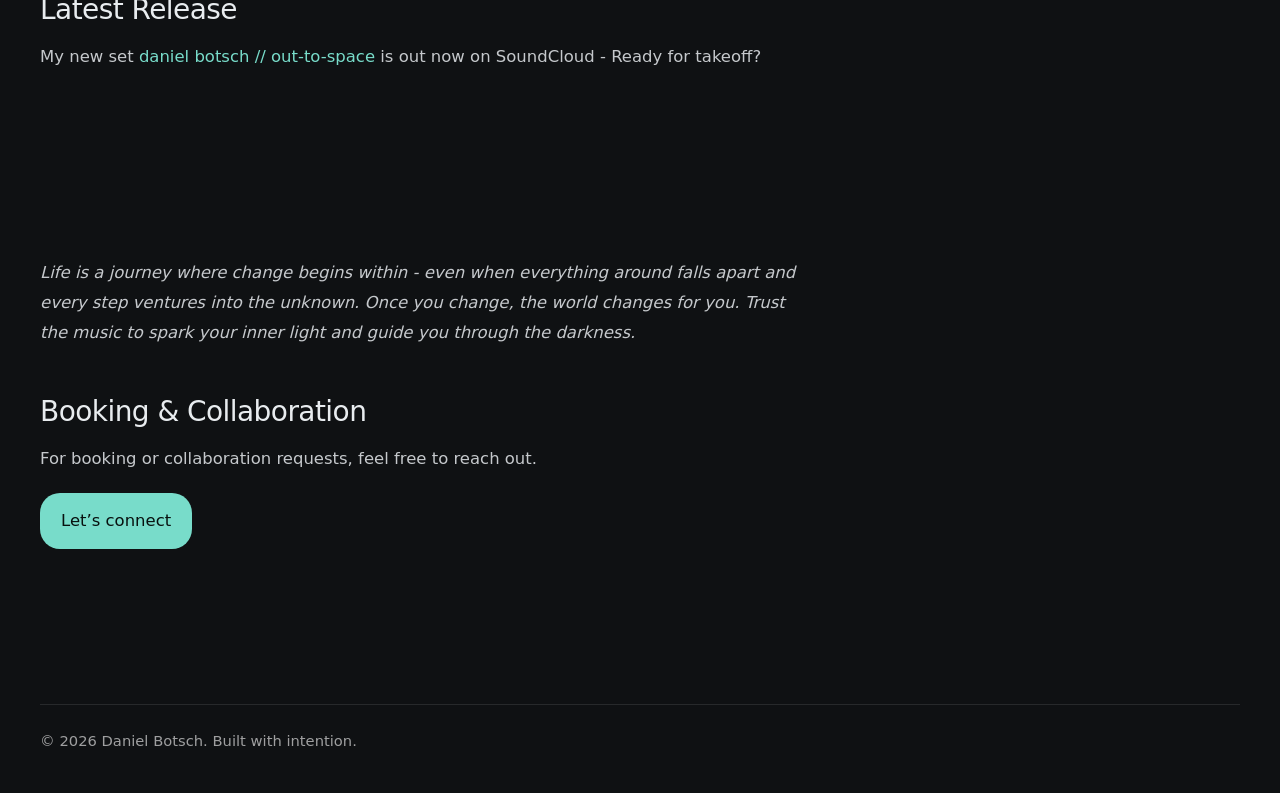
<file: projects/music/index.html>
<!DOCTYPE html><html lang="en"> <head><meta charset="UTF-8"><meta name="viewport" content="width=device-width, initial-scale=1.0"><title>Music</title><meta name="description" content="I create music that turns emotion into atmosphere people can feel."><meta property="og:title" content="Music"><meta property="og:description" content="I create music that turns emotion into atmosphere people can feel."><meta property="og:type" content="website"><meta property="og:url" content="https://deinusername.github.io/dein-repo"><link rel="stylesheet" href="/_astro/about.7D2Nweqv.css"></head> <body> <header class="site-header"> <div class="container site-header-inner"> <a href="/" class="site-brand interactive-subtle">
Daniel Botsch
</a> <nav class="desktop-nav"> <a href="/" class="link muted"> Home </a><a href="/about" class="link muted"> About </a><a href="/journey" class="link muted"> Journey </a><a href="/projects" class="link muted"> Projects </a><a href="/#contact" class="link muted"> Contact </a> </nav> <button id="mobile-menu-button" type="button" aria-expanded="false" aria-controls="mobile-menu" aria-label="Open navigation menu" class="mobile-menu-button interactive"> <span class="sr-only">Open menu</span> <span class="flex h-5 w-5 flex-col items-center justify-center gap-[3px]"> <span class="menu-line block h-[1.5px] w-4 rounded-full bg-white transition-all duration-300"></span> <span class="menu-line block h-[1.5px] w-4 rounded-full bg-white transition-all duration-300"></span> <span class="menu-line block h-[1.5px] w-4 rounded-full bg-white transition-all duration-300"></span> </span> </button> </div> <div id="mobile-menu" class="mobile-menu-panel md:hidden"> <nav class="container mobile-menu-nav"> <a href="/" class="mobile-nav-link "> Home </a><a href="/about" class="mobile-nav-link "> About </a><a href="/journey" class="mobile-nav-link "> Journey </a><a href="/projects" class="mobile-nav-link "> Projects </a><a href="/#contact" class="mobile-nav-link "> Contact </a> </nav> </div> </header> <script type="module">const t=document.getElementById("mobile-menu-button"),s=document.getElementById("mobile-menu");if(t&&s){const e=t.querySelectorAll(".menu-line"),a=()=>{t.setAttribute("aria-expanded","false"),s.classList.remove("is-open"),e[0]?.classList.remove("translate-y-[4.5px]","rotate-45"),e[1]?.classList.remove("opacity-0"),e[2]?.classList.remove("-translate-y-[4.5px]","-rotate-45")},i=()=>{t.setAttribute("aria-expanded","true"),s.classList.add("is-open"),e[0]?.classList.add("translate-y-[4.5px]","rotate-45"),e[1]?.classList.add("opacity-0"),e[2]?.classList.add("-translate-y-[4.5px]","-rotate-45")};t.addEventListener("click",()=>{t.getAttribute("aria-expanded")==="true"?a():i()}),s.querySelectorAll("a").forEach(n=>{n.addEventListener("click",a)}),window.addEventListener("resize",()=>{window.innerWidth>=768&&a()})}</script> <main class="site-main">  <section class="container page-section"> <div class="project-layout"> <div class="project-main-head min-w-0"> <p class="kicker">Project</p> <h1 class="page-title mt-3 md:mt-4"> Music </h1> <a href="/projects" class="link back-link mt-4 md:mt-4"> <span aria-hidden="true">←</span> <span>Back to projects</span> </a> </div> <aside class="project-sidebar space-y-4 md:space-y-6 self-start"> <section class="surface panel"> <p class="text-sm font-medium text-white">Project Info</p> <div class="info-list"> <div> <p class="info-item-label">Description</p> <p class="info-item-value mt-1">I create music that turns emotion into atmosphere people can feel.</p> </div> <div> <p class="info-item-label">Status</p> <div class="mt-1"> <span class="pill pill-mono">in-progress</span> </div> </div> <div> <p class="info-item-label">Category</p> <div class="mt-1"> <span class="pill pill-muted">creativity</span> </div> </div> <div> <p class="info-item-label">Updates</p> <a href="/projects/music/build-log" class="info-item-value link text-[var(--accent)]"> 2 </a> </div> </div> </section> <section class="surface panel"> <p class="text-sm font-medium text-white">Timeline</p> <ul class="timeline-list"> <li class="timeline-item"> <p class="info-item-label">2025-12</p> <p class="mt-1 font-medium text-white">Set</p> <p class="muted mt-1 text-sm">daniel botsch // out-to-space</p> </li><li class="timeline-item"> <p class="info-item-label">2024-12</p> <p class="mt-1 font-medium text-white">Set</p> <p class="muted mt-1 text-sm">daniel botsch // first-things-first</p> </li> </ul> </section> <section class="surface panel"> <p class="text-sm font-medium text-white">Links</p> <div class="mt-4 md:mt-5 flex flex-col gap-3"> <a href="https://soundcloud.com/danielbotsch" target="_blank" rel="noreferrer" class="muted mt-1 text-sm link text-[var(--accent)]"> SoundCloud </a> </div> </section> <section class="surface panel"> <p class="text-sm font-medium text-white">Contents</p> <nav class="mt-4 flex flex-col gap-2" aria-label="Contents"> <a href="#overview" class="muted mt-1 text-sm link text-[var(--accent)]" data-toc-link> Overview </a><a href="#why" class="muted mt-1 text-sm link text-[var(--accent)]" data-toc-link> Why </a><a href="#how" class="muted mt-1 text-sm link text-[var(--accent)]" data-toc-link> How </a><a href="#what" class="muted mt-1 text-sm link text-[var(--accent)]" data-toc-link> What </a><a href="#architecture" class="muted mt-1 text-sm link text-[var(--accent)]" data-toc-link> Architecture </a><a href="#learnings" class="muted mt-1 text-sm link text-[var(--accent)]" data-toc-link> Learnings </a><a href="#challenges" class="muted mt-1 text-sm link text-[var(--accent)]" data-toc-link> Challenges </a><a href="#build-log" class="muted mt-1 text-sm link text-[var(--accent)]" data-toc-link> Build Log </a><a href="#details" class="muted mt-1 text-sm link text-[var(--accent)]" data-toc-link> Details </a> </nav> </section> </aside> <div class="project-main-body min-w-0"> <div class="surface media-frame mt-8 md:mt-10"> <img src="/images/projects/music/cover.jpg" alt="Music" class="hero-media"> </div> <div class="mt-10 md:mt-14 stack-md md:stack-lg"> <section id="overview"> <h2 class="section-title">Overview</h2> <p class="muted body-md md:body-lg mt-3 md:mt-4 max-w-3xl">This project brings together my work in creating and mixing music - Ihaped by exploration, emotion and continuous refinement.</p> </section> <section id="why"> <h2 class="section-title">Why</h2> <p class="muted body-md md:body-lg mt-3 md:mt-4 max-w-3xl">Music allows me to turn emotion, atmosphere and perspective into something people can feel directly. It is both a creative outlet and a form of connection.</p> </section> <section id="how"> <h2 class="section-title">How</h2> <p class="muted body-md md:body-lg mt-3 md:mt-4 max-w-3xl">By creating and mixing music, continuously refining both the technical side of production and the artistic side of expression.</p> </section> <section id="what"> <h2 class="section-title">What</h2> <p class="muted body-md md:body-lg mt-3 md:mt-4 max-w-3xl">A collection of music projects, releases and learnings that reflect my creative process and evolving sound.</p> </section> <section id="architecture"> <h2 class="section-title">Architecture</h2> <div class="two-col-grid mt-4 md:mt-5"> <div class="surface card"> <p class="text-white/85">Creating</p> </div><div class="surface card"> <p class="text-white/85">Mixing</p> </div><div class="surface card"> <p class="text-white/85">Sound Design</p> </div> </div> </section> <section id="learnings"> <h2 class="section-title">Learnings</h2> <div class="two-col-grid mt-4 md:mt-5"> <div class="surface card"> <p class="text-white/85">Listening to music is an act of trust - It shapes mood, energy and perception, often without being noticed.</p> </div><div class="surface card"> <p class="text-white/85">Music creates unity beyond identity, language or background.</p> </div> </div> </section> <section id="challenges"> <h2 class="section-title">Challenges</h2> <div class="two-col-grid mt-4 md:mt-5"> <div class="surface card"> <p class="text-white/85">Balancing creative expression with technical precision without compromising either.</p> </div> </div> </section> <section id="build-log"> <div class="section-header"> <div class="flex items-center justify-between gap-4"> <h2 class="section-title">Build Log</h2> <a href="/projects/music/build-log" class="shrink-0 inline-flex items-center justify-center rounded-full border border-white/15 bg-white/5 px-4 py-2 text-sm text-white transition hover:bg-white/10">
View all
</a> </div> <p class="muted body-md max-w-2xl">
Ongoing updates, decisions, experiments and progress related to this project.
</p> </div> <div class="mt-6 md:mt-8 buildlog-carousel"> <button type="button" class="scroll-btn left" aria-label="Scroll left" data-scroll-left> <span aria-hidden="true">←</span> </button> <button type="button" class="scroll-btn right" aria-label="Scroll right" data-scroll-right> <span aria-hidden="true">→</span> </button> <div class="buildlog-carousel-viewport"> <div class="buildlog-carousel-fade left" aria-hidden="true"></div> <div class="buildlog-carousel-fade right" aria-hidden="true"></div> <div class="carousel-track" data-scroll-container> <a href="/projects/music/build-log/2025_12_out-to-space" class="content-card surface interactive card shrink-0 w-[85vw] max-w-[320px] md:w-[320px] h-full min-h-[200px] md:min-h-[220px] flex"> <div class="content-card-inner flex flex-col w-full"> <div class="flex flex-col gap-3"> <p class="meta-text"> 2025-12-01 </p> <h3 class="text-base md:text-lg font-medium text-white line-clamp-2"> out-to-space </h3> <p class="content-card-body muted text-sm leading-6 md:leading-7 line-clamp-3"> Out now on SoundCloud. </p> </div> <div class="content-card-footer mt-auto"> <span class="text-xs uppercase tracking-wide text-[var(--accent)]"> creativity </span> <span class="link text-sm text-white/80">
View log
</span> </div> </div> </a><a href="/projects/music/build-log/2024_12_first-things-first" class="content-card surface interactive card shrink-0 w-[85vw] max-w-[320px] md:w-[320px] h-full min-h-[200px] md:min-h-[220px] flex"> <div class="content-card-inner flex flex-col w-full"> <div class="flex flex-col gap-3"> <p class="meta-text"> 2024-12-01 </p> <h3 class="text-base md:text-lg font-medium text-white line-clamp-2"> first-things-first </h3> <p class="content-card-body muted text-sm leading-6 md:leading-7 line-clamp-3"> Out now on SoundCloud. </p> </div> <div class="content-card-footer mt-auto"> <span class="text-xs uppercase tracking-wide text-[var(--accent)]"> creativity </span> <span class="link text-sm text-white/80">
View log
</span> </div> </div> </a> </div> </div> </div> </section> <section id="details"> <h2 class="section-title">Details</h2> <div class="mt-5 md:mt-6 max-w-4xl"> <article class="prose-content"> <h2 id="latest-release">Latest Release</h2>
<p>My new set <a href="https://soundcloud.com/danielbotsch/out-to-space">daniel botsch // out-to-space</a> is out now on SoundCloud - Ready for takeoff?</p>
<iframe width="100%" height="166" scrolling="no" frameborder="no" allow="autoplay" src="https://w.soundcloud.com/player/?url=https%3A//api.soundcloud.com/tracks/soundcloud%253Atracks%253A2217487871&#x26;color=%2378dcca&#x26;auto_play=false&#x26;hide_related=false&#x26;show_comments=true&#x26;show_user=true&#x26;show_reposts=false&#x26;show_teaser=true"></iframe><div style="font-size: 10px; color: #cccccc;line-break: anywhere;word-break: normal;overflow: hidden;white-space: nowrap;text-overflow: ellipsis; font-family: Interstate,Lucida Grande,Lucida Sans Unicode,Lucida Sans,Garuda,Verdana,Tahoma,sans-serif;font-weight: 100;"><a href="https://soundcloud.com/danielbotsch" title="Daniel Botsch" target="_blank" style="color: #cccccc; text-decoration: none;"></a><a href="https://soundcloud.com/danielbotsch/out-to-space" title="daniel botsch // out-to-space" target="_blank" style="color: #cccccc; text-decoration: none;"></a></div>
<p><em>Life is a journey where change begins within - even when everything around falls apart and every step ventures into the unknown. Once you change, the world changes for you. Trust the music to spark your inner light and guide you through the darkness.</em></p>
<h2 id="booking--collaboration">Booking &#x26; Collaboration</h2>
<p>For booking or collaboration requests, feel free to reach out.</p>
<p><a href="/#contact" class="button button-primary">Let’s connect</a></p> </article> </div> </section> </div> </div> </div> </section> <script type="module">document.documentElement.style.scrollBehavior="smooth";document.querySelectorAll(".buildlog-carousel").forEach(e=>{const t=e.querySelector("[data-scroll-container]"),s=e.querySelector("[data-scroll-left]"),i=e.querySelector("[data-scroll-right]"),o=e.querySelector(".buildlog-carousel-fade.left"),r=e.querySelector(".buildlog-carousel-fade.right");if(!t||!s||!i)return;const d=()=>{const n=t.querySelector("a");if(!n)return 360;const a=window.getComputedStyle(t),u=parseFloat(a.columnGap||a.gap||"24");return n.getBoundingClientRect().width+u},c=()=>{const n=t.scrollWidth-t.clientWidth;if(n<=4){s.classList.add("is-hidden"),i.classList.add("is-hidden"),o?.classList.add("is-hidden"),r?.classList.add("is-hidden"),e.classList.add("is-static");return}e.classList.remove("is-static"),t.scrollLeft<=4?(s.classList.add("is-hidden"),o?.classList.add("is-hidden")):(s.classList.remove("is-hidden"),o?.classList.remove("is-hidden")),t.scrollLeft>=n-4?(i.classList.add("is-hidden"),r?.classList.add("is-hidden")):(i.classList.remove("is-hidden"),r?.classList.remove("is-hidden"))};s.addEventListener("click",()=>{t.scrollBy({left:-d(),behavior:"smooth"})}),i.addEventListener("click",()=>{t.scrollBy({left:d(),behavior:"smooth"})}),t.addEventListener("scroll",c,{passive:!0}),window.addEventListener("resize",c),c()});const f=Array.from(document.querySelectorAll("[data-toc-link]")),l=f.map(e=>{const t=e.getAttribute("href");return t?.startsWith("#")?document.querySelector(t):null}).filter(Boolean),h=e=>{f.forEach(t=>{const s=t.getAttribute("href")===`#${e}`;t.classList.toggle("text-white",s),t.classList.toggle("text-white/70",!s)})};if(l.length>0){const e=new IntersectionObserver(s=>{const i=s.filter(o=>o.isIntersecting).sort((o,r)=>r.intersectionRatio-o.intersectionRatio);i.length>0&&h(i[0].target.id)},{rootMargin:"-25% 0px -60% 0px",threshold:[.1,.25,.5,.75]});l.forEach(s=>e.observe(s));const t=l[0];t instanceof HTMLElement&&h(t.id)}</script>  </main> <footer class="container site-footer"> <div class="site-footer-inner"> <p>© 2026 Daniel Botsch. Built with intention.</p> </div> </footer> </body></html>
</file>
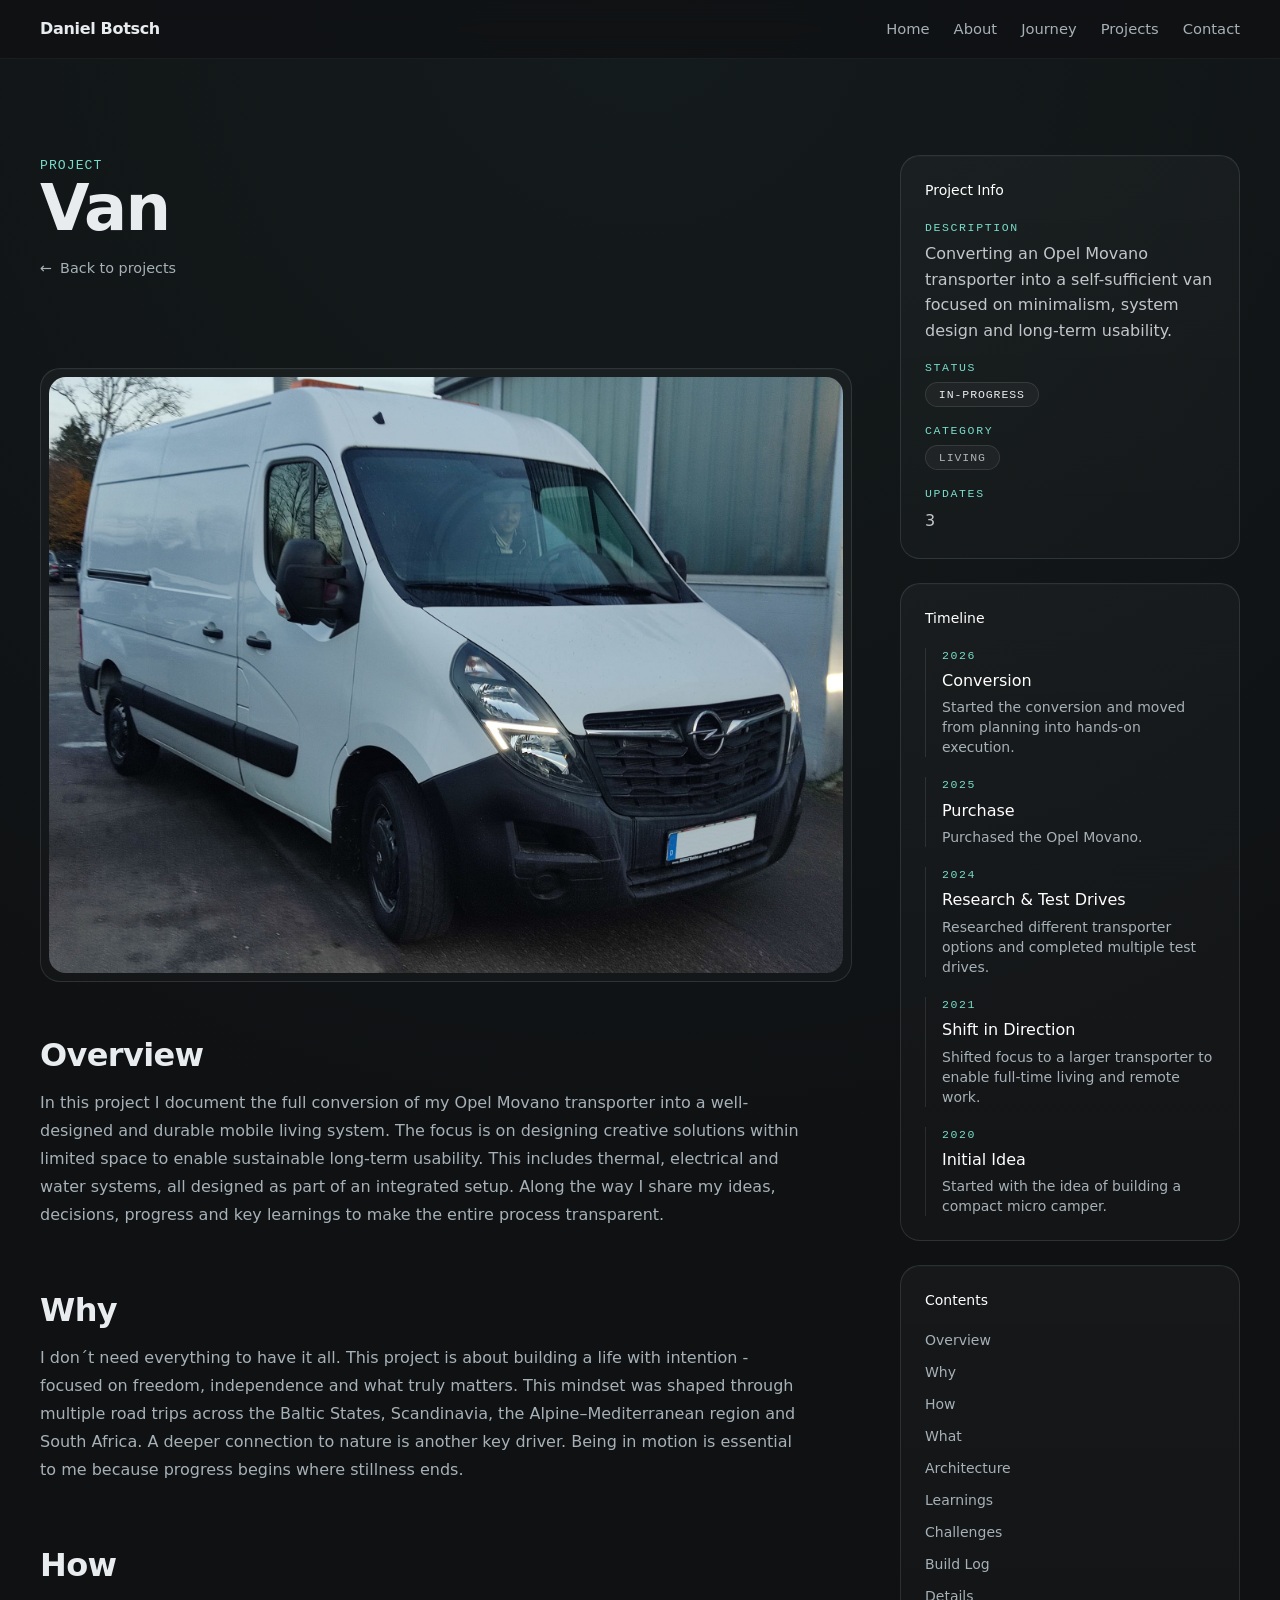
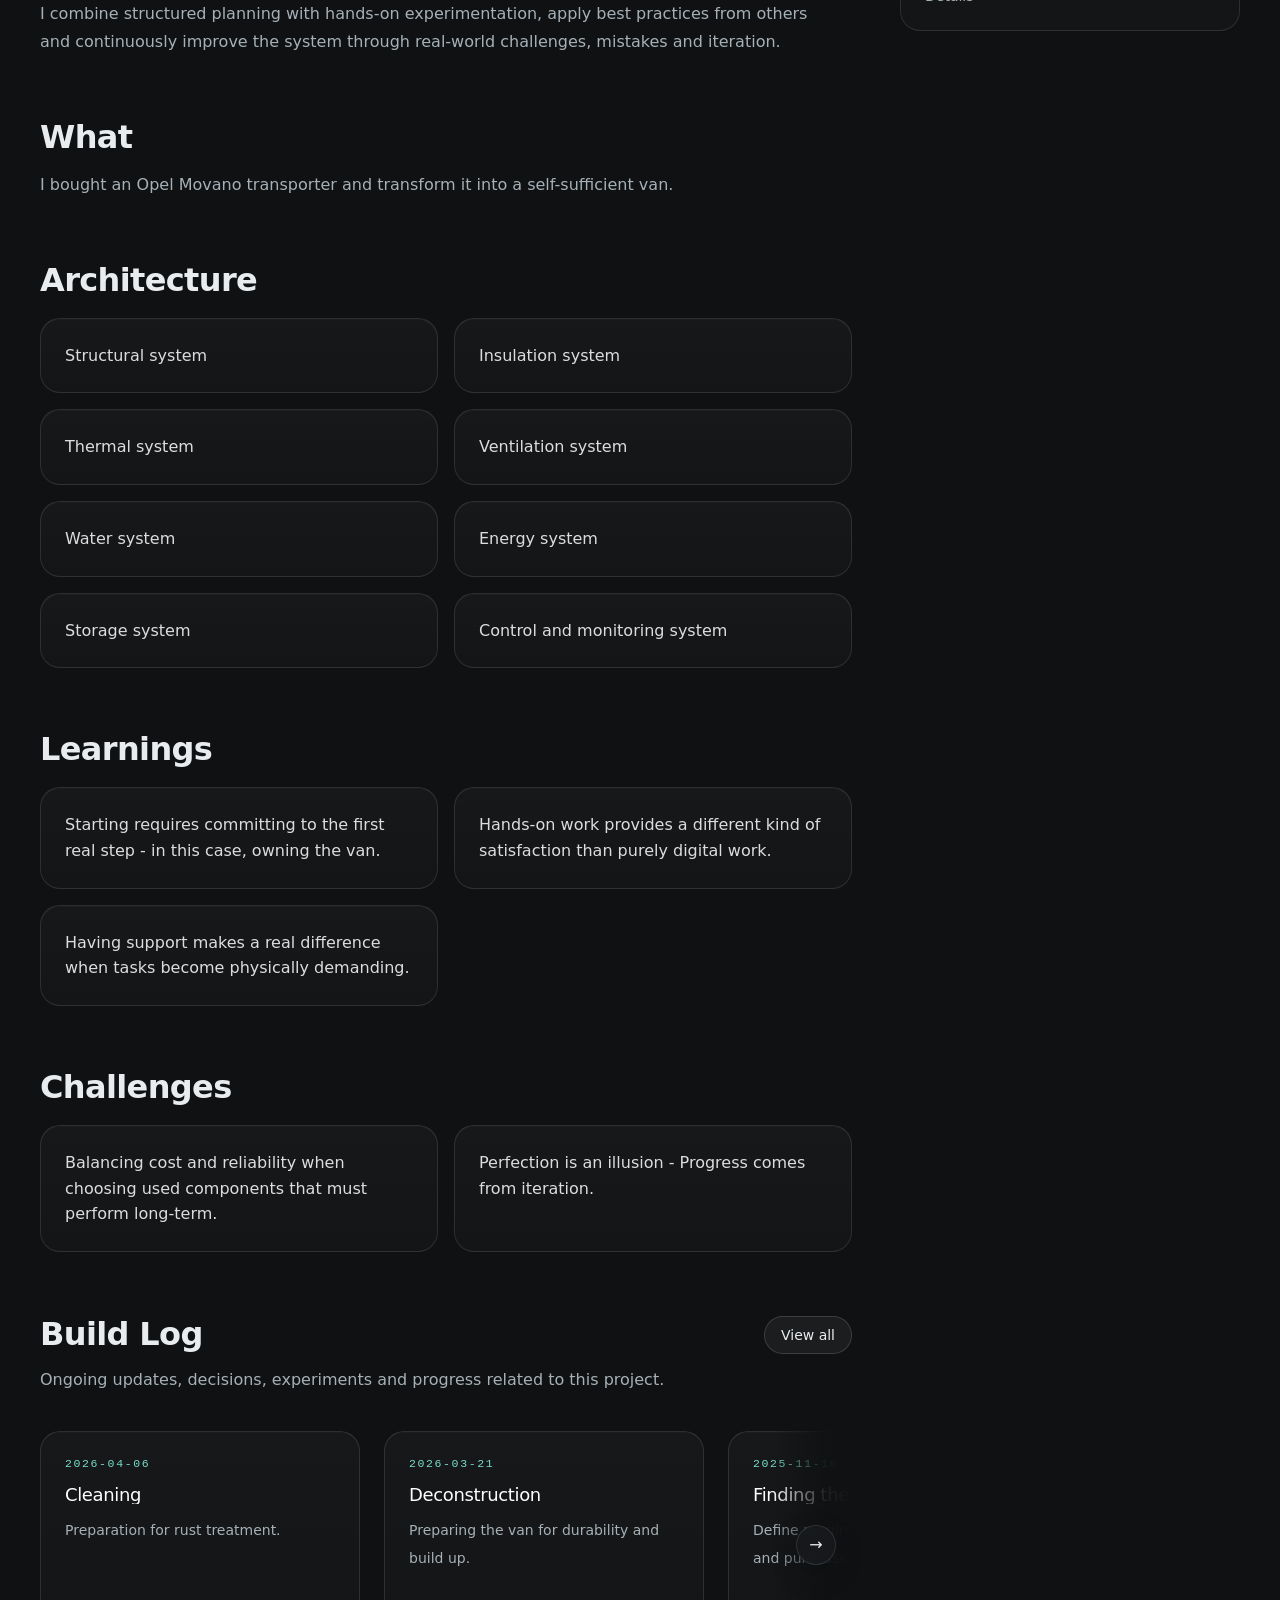
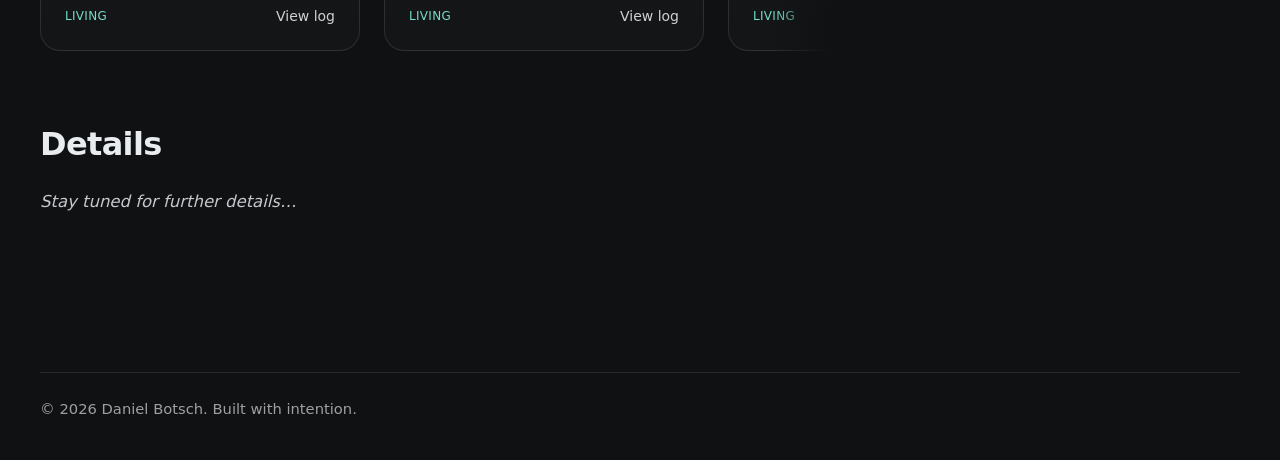
<file: projects/van/index.html>
<!DOCTYPE html><html lang="en"> <head><meta charset="UTF-8"><meta name="viewport" content="width=device-width, initial-scale=1.0"><title>Van</title><meta name="description" content="Converting an Opel Movano transporter into a self-sufficient van focused on minimalism, system design and long-term usability."><meta property="og:title" content="Van"><meta property="og:description" content="Converting an Opel Movano transporter into a self-sufficient van focused on minimalism, system design and long-term usability."><meta property="og:type" content="website"><meta property="og:url" content="https://deinusername.github.io/dein-repo"><link rel="stylesheet" href="/_astro/about.7D2Nweqv.css"></head> <body> <header class="site-header"> <div class="container site-header-inner"> <a href="/" class="site-brand interactive-subtle">
Daniel Botsch
</a> <nav class="desktop-nav"> <a href="/" class="link muted"> Home </a><a href="/about" class="link muted"> About </a><a href="/journey" class="link muted"> Journey </a><a href="/projects" class="link muted"> Projects </a><a href="/#contact" class="link muted"> Contact </a> </nav> <button id="mobile-menu-button" type="button" aria-expanded="false" aria-controls="mobile-menu" aria-label="Open navigation menu" class="mobile-menu-button interactive"> <span class="sr-only">Open menu</span> <span class="flex h-5 w-5 flex-col items-center justify-center gap-[3px]"> <span class="menu-line block h-[1.5px] w-4 rounded-full bg-white transition-all duration-300"></span> <span class="menu-line block h-[1.5px] w-4 rounded-full bg-white transition-all duration-300"></span> <span class="menu-line block h-[1.5px] w-4 rounded-full bg-white transition-all duration-300"></span> </span> </button> </div> <div id="mobile-menu" class="mobile-menu-panel md:hidden"> <nav class="container mobile-menu-nav"> <a href="/" class="mobile-nav-link "> Home </a><a href="/about" class="mobile-nav-link "> About </a><a href="/journey" class="mobile-nav-link "> Journey </a><a href="/projects" class="mobile-nav-link "> Projects </a><a href="/#contact" class="mobile-nav-link "> Contact </a> </nav> </div> </header> <script type="module">const t=document.getElementById("mobile-menu-button"),s=document.getElementById("mobile-menu");if(t&&s){const e=t.querySelectorAll(".menu-line"),a=()=>{t.setAttribute("aria-expanded","false"),s.classList.remove("is-open"),e[0]?.classList.remove("translate-y-[4.5px]","rotate-45"),e[1]?.classList.remove("opacity-0"),e[2]?.classList.remove("-translate-y-[4.5px]","-rotate-45")},i=()=>{t.setAttribute("aria-expanded","true"),s.classList.add("is-open"),e[0]?.classList.add("translate-y-[4.5px]","rotate-45"),e[1]?.classList.add("opacity-0"),e[2]?.classList.add("-translate-y-[4.5px]","-rotate-45")};t.addEventListener("click",()=>{t.getAttribute("aria-expanded")==="true"?a():i()}),s.querySelectorAll("a").forEach(n=>{n.addEventListener("click",a)}),window.addEventListener("resize",()=>{window.innerWidth>=768&&a()})}</script> <main class="site-main">  <section class="container page-section"> <div class="project-layout"> <div class="project-main-head min-w-0"> <p class="kicker">Project</p> <h1 class="page-title mt-3 md:mt-4"> Van </h1> <a href="/projects" class="link back-link mt-4 md:mt-4"> <span aria-hidden="true">←</span> <span>Back to projects</span> </a> </div> <aside class="project-sidebar space-y-4 md:space-y-6 self-start"> <section class="surface panel"> <p class="text-sm font-medium text-white">Project Info</p> <div class="info-list"> <div> <p class="info-item-label">Description</p> <p class="info-item-value mt-1">Converting an Opel Movano transporter into a self-sufficient van focused on minimalism, system design and long-term usability.</p> </div> <div> <p class="info-item-label">Status</p> <div class="mt-1"> <span class="pill pill-mono">in-progress</span> </div> </div> <div> <p class="info-item-label">Category</p> <div class="mt-1"> <span class="pill pill-muted">living</span> </div> </div> <div> <p class="info-item-label">Updates</p> <a href="/projects/van/build-log" class="info-item-value link text-[var(--accent)]"> 3 </a> </div> </div> </section> <section class="surface panel"> <p class="text-sm font-medium text-white">Timeline</p> <ul class="timeline-list"> <li class="timeline-item"> <p class="info-item-label">2026</p> <p class="mt-1 font-medium text-white">Conversion</p> <p class="muted mt-1 text-sm">Started the conversion and moved from planning into hands-on execution.</p> </li><li class="timeline-item"> <p class="info-item-label">2025</p> <p class="mt-1 font-medium text-white">Purchase</p> <p class="muted mt-1 text-sm">Purchased the Opel Movano.</p> </li><li class="timeline-item"> <p class="info-item-label">2024</p> <p class="mt-1 font-medium text-white">Research &amp; Test Drives</p> <p class="muted mt-1 text-sm">Researched different transporter options and completed multiple test drives.</p> </li><li class="timeline-item"> <p class="info-item-label">2021</p> <p class="mt-1 font-medium text-white">Shift in Direction</p> <p class="muted mt-1 text-sm">Shifted focus to a larger transporter to enable full-time living and remote work.</p> </li><li class="timeline-item"> <p class="info-item-label">2020</p> <p class="mt-1 font-medium text-white">Initial Idea</p> <p class="muted mt-1 text-sm">Started with the idea of building a compact micro camper.</p> </li> </ul> </section>  <section class="surface panel"> <p class="text-sm font-medium text-white">Contents</p> <nav class="mt-4 flex flex-col gap-2" aria-label="Contents"> <a href="#overview" class="muted mt-1 text-sm link text-[var(--accent)]" data-toc-link> Overview </a><a href="#why" class="muted mt-1 text-sm link text-[var(--accent)]" data-toc-link> Why </a><a href="#how" class="muted mt-1 text-sm link text-[var(--accent)]" data-toc-link> How </a><a href="#what" class="muted mt-1 text-sm link text-[var(--accent)]" data-toc-link> What </a><a href="#architecture" class="muted mt-1 text-sm link text-[var(--accent)]" data-toc-link> Architecture </a><a href="#learnings" class="muted mt-1 text-sm link text-[var(--accent)]" data-toc-link> Learnings </a><a href="#challenges" class="muted mt-1 text-sm link text-[var(--accent)]" data-toc-link> Challenges </a><a href="#build-log" class="muted mt-1 text-sm link text-[var(--accent)]" data-toc-link> Build Log </a><a href="#details" class="muted mt-1 text-sm link text-[var(--accent)]" data-toc-link> Details </a> </nav> </section> </aside> <div class="project-main-body min-w-0"> <div class="surface media-frame mt-8 md:mt-10"> <img src="/images/projects/van/cover.jpg" alt="Van" class="hero-media"> </div> <div class="mt-10 md:mt-14 stack-md md:stack-lg"> <section id="overview"> <h2 class="section-title">Overview</h2> <p class="muted body-md md:body-lg mt-3 md:mt-4 max-w-3xl">In this project I document the full conversion of my Opel Movano transporter into a well-designed and durable mobile living system. The focus is on designing creative solutions within limited space to enable sustainable long-term usability. This includes thermal, electrical and water systems, all designed as part of an integrated setup. Along the way I share my ideas, decisions, progress and key learnings to make the entire process transparent.</p> </section> <section id="why"> <h2 class="section-title">Why</h2> <p class="muted body-md md:body-lg mt-3 md:mt-4 max-w-3xl">I don´t need everything to have it all. This project is about building a life with intention - focused on freedom, independence and what truly matters. This mindset was shaped through multiple road trips across the Baltic States, Scandinavia, the Alpine–Mediterranean region and South Africa. A deeper connection to nature is another key driver. Being in motion is essential to me because progress begins where stillness ends.</p> </section> <section id="how"> <h2 class="section-title">How</h2> <p class="muted body-md md:body-lg mt-3 md:mt-4 max-w-3xl">I combine structured planning with hands-on experimentation, apply best practices from others and continuously improve the system through real-world challenges, mistakes and iteration.</p> </section> <section id="what"> <h2 class="section-title">What</h2> <p class="muted body-md md:body-lg mt-3 md:mt-4 max-w-3xl">I bought an Opel Movano transporter and transform it into a self-sufficient van.</p> </section> <section id="architecture"> <h2 class="section-title">Architecture</h2> <div class="two-col-grid mt-4 md:mt-5"> <div class="surface card"> <p class="text-white/85">Structural system</p> </div><div class="surface card"> <p class="text-white/85">Insulation system</p> </div><div class="surface card"> <p class="text-white/85">Thermal system</p> </div><div class="surface card"> <p class="text-white/85">Ventilation system</p> </div><div class="surface card"> <p class="text-white/85">Water system</p> </div><div class="surface card"> <p class="text-white/85">Energy system</p> </div><div class="surface card"> <p class="text-white/85">Storage system</p> </div><div class="surface card"> <p class="text-white/85">Control and monitoring system</p> </div> </div> </section> <section id="learnings"> <h2 class="section-title">Learnings</h2> <div class="two-col-grid mt-4 md:mt-5"> <div class="surface card"> <p class="text-white/85">Starting requires committing to the first real step - in this case, owning the van.</p> </div><div class="surface card"> <p class="text-white/85">Hands-on work provides a different kind of satisfaction than purely digital work.</p> </div><div class="surface card"> <p class="text-white/85">Having support makes a real difference when tasks become physically demanding.</p> </div> </div> </section> <section id="challenges"> <h2 class="section-title">Challenges</h2> <div class="two-col-grid mt-4 md:mt-5"> <div class="surface card"> <p class="text-white/85">Balancing cost and reliability when choosing used components that must perform long-term.</p> </div><div class="surface card"> <p class="text-white/85">Perfection is an illusion - Progress comes from iteration.</p> </div> </div> </section> <section id="build-log"> <div class="section-header"> <div class="flex items-center justify-between gap-4"> <h2 class="section-title">Build Log</h2> <a href="/projects/van/build-log" class="shrink-0 inline-flex items-center justify-center rounded-full border border-white/15 bg-white/5 px-4 py-2 text-sm text-white transition hover:bg-white/10">
View all
</a> </div> <p class="muted body-md max-w-2xl">
Ongoing updates, decisions, experiments and progress related to this project.
</p> </div> <div class="mt-6 md:mt-8 buildlog-carousel"> <button type="button" class="scroll-btn left" aria-label="Scroll left" data-scroll-left> <span aria-hidden="true">←</span> </button> <button type="button" class="scroll-btn right" aria-label="Scroll right" data-scroll-right> <span aria-hidden="true">→</span> </button> <div class="buildlog-carousel-viewport"> <div class="buildlog-carousel-fade left" aria-hidden="true"></div> <div class="buildlog-carousel-fade right" aria-hidden="true"></div> <div class="carousel-track" data-scroll-container> <a href="/projects/van/build-log/2026_04_08_cleaning" class="content-card surface interactive card shrink-0 w-[85vw] max-w-[320px] md:w-[320px] h-full min-h-[200px] md:min-h-[220px] flex"> <div class="content-card-inner flex flex-col w-full"> <div class="flex flex-col gap-3"> <p class="meta-text"> 2026-04-06 </p> <h3 class="text-base md:text-lg font-medium text-white line-clamp-2"> Cleaning </h3> <p class="content-card-body muted text-sm leading-6 md:leading-7 line-clamp-3"> Preparation for rust treatment. </p> </div> <div class="content-card-footer mt-auto"> <span class="text-xs uppercase tracking-wide text-[var(--accent)]"> living </span> <span class="link text-sm text-white/80">
View log
</span> </div> </div> </a><a href="/projects/van/build-log/2026_03_21_deconstruction" class="content-card surface interactive card shrink-0 w-[85vw] max-w-[320px] md:w-[320px] h-full min-h-[200px] md:min-h-[220px] flex"> <div class="content-card-inner flex flex-col w-full"> <div class="flex flex-col gap-3"> <p class="meta-text"> 2026-03-21 </p> <h3 class="text-base md:text-lg font-medium text-white line-clamp-2"> Deconstruction </h3> <p class="content-card-body muted text-sm leading-6 md:leading-7 line-clamp-3"> Preparing the van for durability and build up. </p> </div> <div class="content-card-footer mt-auto"> <span class="text-xs uppercase tracking-wide text-[var(--accent)]"> living </span> <span class="link text-sm text-white/80">
View log
</span> </div> </div> </a><a href="/projects/van/build-log/2025_11_10_purchase" class="content-card surface interactive card shrink-0 w-[85vw] max-w-[320px] md:w-[320px] h-full min-h-[200px] md:min-h-[220px] flex"> <div class="content-card-inner flex flex-col w-full"> <div class="flex flex-col gap-3"> <p class="meta-text"> 2025-11-10 </p> <h3 class="text-base md:text-lg font-medium text-white line-clamp-2"> Finding the right one </h3> <p class="content-card-body muted text-sm leading-6 md:leading-7 line-clamp-3"> Define requirements, do test drives and purchase a transporter. </p> </div> <div class="content-card-footer mt-auto"> <span class="text-xs uppercase tracking-wide text-[var(--accent)]"> living </span> <span class="link text-sm text-white/80">
View log
</span> </div> </div> </a> </div> </div> </div> </section> <section id="details"> <h2 class="section-title">Details</h2> <div class="mt-5 md:mt-6 max-w-4xl"> <article class="prose-content"> <p><em>Stay tuned for further details…</em></p>
<!-- Vehicle:
- Opel Movano B (2020) --> </article> </div> </section> </div> </div> </div> </section> <script type="module">document.documentElement.style.scrollBehavior="smooth";document.querySelectorAll(".buildlog-carousel").forEach(e=>{const t=e.querySelector("[data-scroll-container]"),s=e.querySelector("[data-scroll-left]"),i=e.querySelector("[data-scroll-right]"),o=e.querySelector(".buildlog-carousel-fade.left"),r=e.querySelector(".buildlog-carousel-fade.right");if(!t||!s||!i)return;const d=()=>{const n=t.querySelector("a");if(!n)return 360;const a=window.getComputedStyle(t),u=parseFloat(a.columnGap||a.gap||"24");return n.getBoundingClientRect().width+u},c=()=>{const n=t.scrollWidth-t.clientWidth;if(n<=4){s.classList.add("is-hidden"),i.classList.add("is-hidden"),o?.classList.add("is-hidden"),r?.classList.add("is-hidden"),e.classList.add("is-static");return}e.classList.remove("is-static"),t.scrollLeft<=4?(s.classList.add("is-hidden"),o?.classList.add("is-hidden")):(s.classList.remove("is-hidden"),o?.classList.remove("is-hidden")),t.scrollLeft>=n-4?(i.classList.add("is-hidden"),r?.classList.add("is-hidden")):(i.classList.remove("is-hidden"),r?.classList.remove("is-hidden"))};s.addEventListener("click",()=>{t.scrollBy({left:-d(),behavior:"smooth"})}),i.addEventListener("click",()=>{t.scrollBy({left:d(),behavior:"smooth"})}),t.addEventListener("scroll",c,{passive:!0}),window.addEventListener("resize",c),c()});const f=Array.from(document.querySelectorAll("[data-toc-link]")),l=f.map(e=>{const t=e.getAttribute("href");return t?.startsWith("#")?document.querySelector(t):null}).filter(Boolean),h=e=>{f.forEach(t=>{const s=t.getAttribute("href")===`#${e}`;t.classList.toggle("text-white",s),t.classList.toggle("text-white/70",!s)})};if(l.length>0){const e=new IntersectionObserver(s=>{const i=s.filter(o=>o.isIntersecting).sort((o,r)=>r.intersectionRatio-o.intersectionRatio);i.length>0&&h(i[0].target.id)},{rootMargin:"-25% 0px -60% 0px",threshold:[.1,.25,.5,.75]});l.forEach(s=>e.observe(s));const t=l[0];t instanceof HTMLElement&&h(t.id)}</script>  </main> <footer class="container site-footer"> <div class="site-footer-inner"> <p>© 2026 Daniel Botsch. Built with intention.</p> </div> </footer> </body></html>
</file>
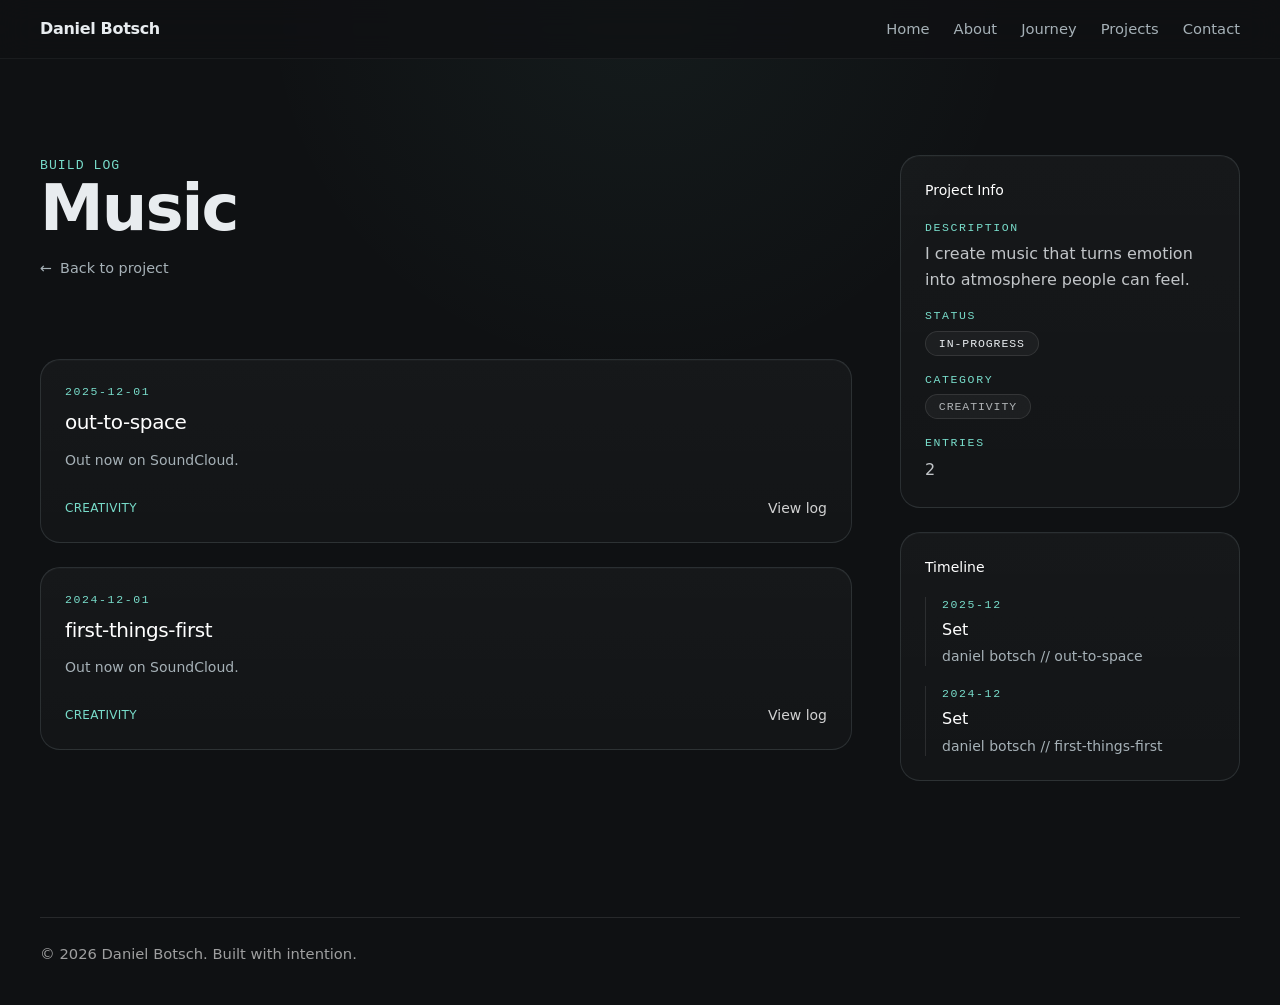
<file: projects/music/build-log/index.html>
<!DOCTYPE html><html lang="en"> <head><meta charset="UTF-8"><meta name="viewport" content="width=device-width, initial-scale=1.0"><title>Music Build Log</title><meta name="description" content="Build logs and updates for Music"><meta property="og:title" content="Music Build Log"><meta property="og:description" content="Build logs and updates for Music"><meta property="og:type" content="website"><meta property="og:url" content="https://deinusername.github.io/dein-repo"><link rel="stylesheet" href="/_astro/about.7D2Nweqv.css"></head> <body> <header class="site-header"> <div class="container site-header-inner"> <a href="/" class="site-brand interactive-subtle">
Daniel Botsch
</a> <nav class="desktop-nav"> <a href="/" class="link muted"> Home </a><a href="/about" class="link muted"> About </a><a href="/journey" class="link muted"> Journey </a><a href="/projects" class="link muted"> Projects </a><a href="/#contact" class="link muted"> Contact </a> </nav> <button id="mobile-menu-button" type="button" aria-expanded="false" aria-controls="mobile-menu" aria-label="Open navigation menu" class="mobile-menu-button interactive"> <span class="sr-only">Open menu</span> <span class="flex h-5 w-5 flex-col items-center justify-center gap-[3px]"> <span class="menu-line block h-[1.5px] w-4 rounded-full bg-white transition-all duration-300"></span> <span class="menu-line block h-[1.5px] w-4 rounded-full bg-white transition-all duration-300"></span> <span class="menu-line block h-[1.5px] w-4 rounded-full bg-white transition-all duration-300"></span> </span> </button> </div> <div id="mobile-menu" class="mobile-menu-panel md:hidden"> <nav class="container mobile-menu-nav"> <a href="/" class="mobile-nav-link "> Home </a><a href="/about" class="mobile-nav-link "> About </a><a href="/journey" class="mobile-nav-link "> Journey </a><a href="/projects" class="mobile-nav-link "> Projects </a><a href="/#contact" class="mobile-nav-link "> Contact </a> </nav> </div> </header> <script type="module">const t=document.getElementById("mobile-menu-button"),s=document.getElementById("mobile-menu");if(t&&s){const e=t.querySelectorAll(".menu-line"),a=()=>{t.setAttribute("aria-expanded","false"),s.classList.remove("is-open"),e[0]?.classList.remove("translate-y-[4.5px]","rotate-45"),e[1]?.classList.remove("opacity-0"),e[2]?.classList.remove("-translate-y-[4.5px]","-rotate-45")},i=()=>{t.setAttribute("aria-expanded","true"),s.classList.add("is-open"),e[0]?.classList.add("translate-y-[4.5px]","rotate-45"),e[1]?.classList.add("opacity-0"),e[2]?.classList.add("-translate-y-[4.5px]","-rotate-45")};t.addEventListener("click",()=>{t.getAttribute("aria-expanded")==="true"?a():i()}),s.querySelectorAll("a").forEach(n=>{n.addEventListener("click",a)}),window.addEventListener("resize",()=>{window.innerWidth>=768&&a()})}</script> <main class="site-main">  <section class="container page-section"> <div class="project-layout"> <div class="project-main-head min-w-0"> <p class="kicker">Build Log</p> <h1 class="page-title mt-3 md:mt-4"> Music </h1> <a href="/projects/music" class="link back-link mt-4 md:mt-4"> <span aria-hidden="true">←</span> <span>Back to project</span> </a> </div> <aside class="project-sidebar space-y-4 md:space-y-6 self-start"> <section class="surface panel"> <p class="text-sm font-medium text-white">Project Info</p> <div class="info-list"> <div> <p class="info-item-label">Description</p> <p class="info-item-value mt-1">I create music that turns emotion into atmosphere people can feel.</p> </div> <div> <p class="info-item-label">Status</p> <div class="mt-1"> <span class="pill pill-mono">in-progress</span> </div> </div> <div> <p class="info-item-label">Category</p> <div class="mt-1"> <span class="pill pill-muted">creativity</span> </div> </div> <div> <p class="info-item-label">Entries</p> <p class="info-item-value">2</p> </div> </div> </section> <section class="surface panel"> <p class="text-sm font-medium text-white">Timeline</p> <ul class="timeline-list"> <li class="timeline-item"> <p class="info-item-label">2025-12</p> <p class="mt-1 font-medium text-white">Set</p> <p class="muted mt-1 text-sm">daniel botsch // out-to-space</p> </li><li class="timeline-item"> <p class="info-item-label">2024-12</p> <p class="mt-1 font-medium text-white">Set</p> <p class="muted mt-1 text-sm">daniel botsch // first-things-first</p> </li> </ul> </section> </aside> <div class="project-main-body min-w-0"> <div class="flex flex-col gap-6"> <a href="/projects/music/build-log/2025_12_out-to-space" class="content-card surface interactive card block w-full"> <div class="content-card-inner h-full flex flex-col"> <div class="flex flex-col gap-3"> <p class="meta-text"> 2025-12-01 </p> <h2 class="text-lg md:text-xl font-medium text-white"> out-to-space </h2> <p class="content-card-body muted text-sm leading-7 max-w-2xl"> Out now on SoundCloud. </p> </div> <div class="content-card-footer mt-auto"> <span class="text-xs uppercase tracking-wide text-[var(--accent)]"> creativity </span> <span class="link text-sm text-white/80">
View log
</span> </div> </div> </a><a href="/projects/music/build-log/2024_12_first-things-first" class="content-card surface interactive card block w-full"> <div class="content-card-inner h-full flex flex-col"> <div class="flex flex-col gap-3"> <p class="meta-text"> 2024-12-01 </p> <h2 class="text-lg md:text-xl font-medium text-white"> first-things-first </h2> <p class="content-card-body muted text-sm leading-7 max-w-2xl"> Out now on SoundCloud. </p> </div> <div class="content-card-footer mt-auto"> <span class="text-xs uppercase tracking-wide text-[var(--accent)]"> creativity </span> <span class="link text-sm text-white/80">
View log
</span> </div> </div> </a> </div> </div> </div> </section>  </main> <footer class="container site-footer"> <div class="site-footer-inner"> <p>© 2026 Daniel Botsch. Built with intention.</p> </div> </footer> </body></html>
</file>
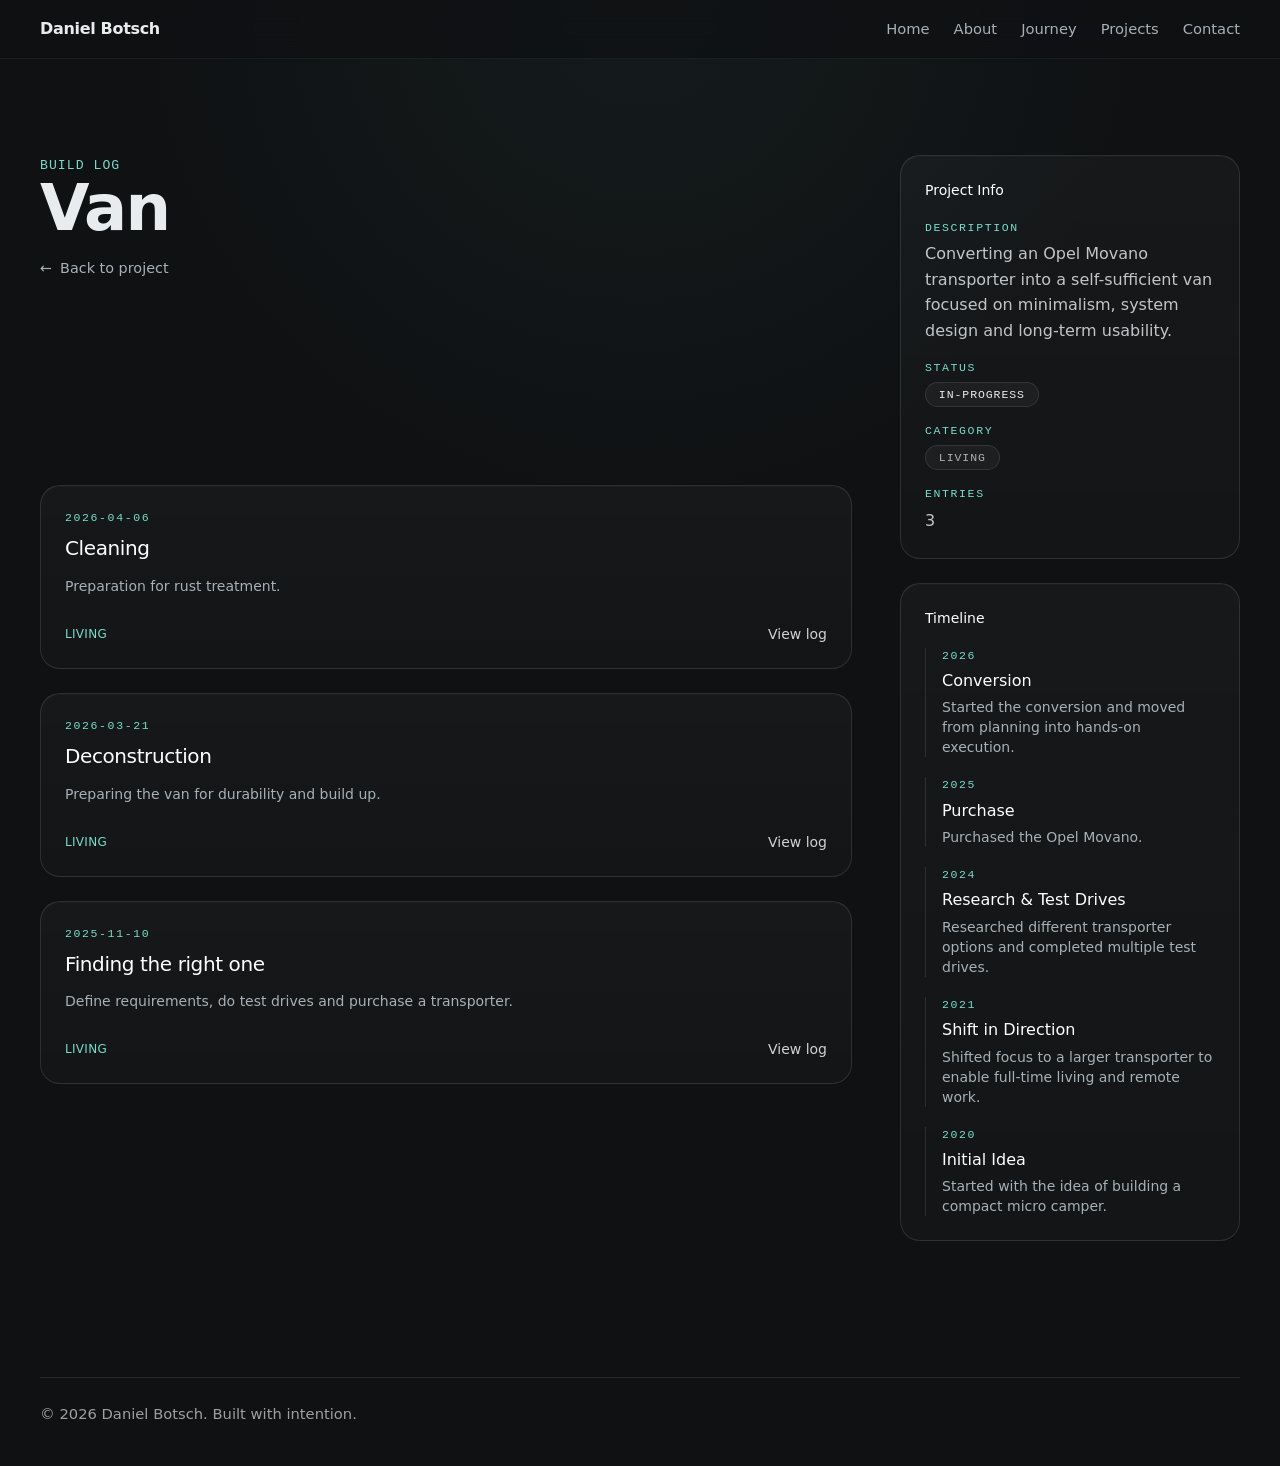
<file: projects/van/build-log/index.html>
<!DOCTYPE html><html lang="en"> <head><meta charset="UTF-8"><meta name="viewport" content="width=device-width, initial-scale=1.0"><title>Van Build Log</title><meta name="description" content="Build logs and updates for Van"><meta property="og:title" content="Van Build Log"><meta property="og:description" content="Build logs and updates for Van"><meta property="og:type" content="website"><meta property="og:url" content="https://deinusername.github.io/dein-repo"><link rel="stylesheet" href="/_astro/about.7D2Nweqv.css"></head> <body> <header class="site-header"> <div class="container site-header-inner"> <a href="/" class="site-brand interactive-subtle">
Daniel Botsch
</a> <nav class="desktop-nav"> <a href="/" class="link muted"> Home </a><a href="/about" class="link muted"> About </a><a href="/journey" class="link muted"> Journey </a><a href="/projects" class="link muted"> Projects </a><a href="/#contact" class="link muted"> Contact </a> </nav> <button id="mobile-menu-button" type="button" aria-expanded="false" aria-controls="mobile-menu" aria-label="Open navigation menu" class="mobile-menu-button interactive"> <span class="sr-only">Open menu</span> <span class="flex h-5 w-5 flex-col items-center justify-center gap-[3px]"> <span class="menu-line block h-[1.5px] w-4 rounded-full bg-white transition-all duration-300"></span> <span class="menu-line block h-[1.5px] w-4 rounded-full bg-white transition-all duration-300"></span> <span class="menu-line block h-[1.5px] w-4 rounded-full bg-white transition-all duration-300"></span> </span> </button> </div> <div id="mobile-menu" class="mobile-menu-panel md:hidden"> <nav class="container mobile-menu-nav"> <a href="/" class="mobile-nav-link "> Home </a><a href="/about" class="mobile-nav-link "> About </a><a href="/journey" class="mobile-nav-link "> Journey </a><a href="/projects" class="mobile-nav-link "> Projects </a><a href="/#contact" class="mobile-nav-link "> Contact </a> </nav> </div> </header> <script type="module">const t=document.getElementById("mobile-menu-button"),s=document.getElementById("mobile-menu");if(t&&s){const e=t.querySelectorAll(".menu-line"),a=()=>{t.setAttribute("aria-expanded","false"),s.classList.remove("is-open"),e[0]?.classList.remove("translate-y-[4.5px]","rotate-45"),e[1]?.classList.remove("opacity-0"),e[2]?.classList.remove("-translate-y-[4.5px]","-rotate-45")},i=()=>{t.setAttribute("aria-expanded","true"),s.classList.add("is-open"),e[0]?.classList.add("translate-y-[4.5px]","rotate-45"),e[1]?.classList.add("opacity-0"),e[2]?.classList.add("-translate-y-[4.5px]","-rotate-45")};t.addEventListener("click",()=>{t.getAttribute("aria-expanded")==="true"?a():i()}),s.querySelectorAll("a").forEach(n=>{n.addEventListener("click",a)}),window.addEventListener("resize",()=>{window.innerWidth>=768&&a()})}</script> <main class="site-main">  <section class="container page-section"> <div class="project-layout"> <div class="project-main-head min-w-0"> <p class="kicker">Build Log</p> <h1 class="page-title mt-3 md:mt-4"> Van </h1> <a href="/projects/van" class="link back-link mt-4 md:mt-4"> <span aria-hidden="true">←</span> <span>Back to project</span> </a> </div> <aside class="project-sidebar space-y-4 md:space-y-6 self-start"> <section class="surface panel"> <p class="text-sm font-medium text-white">Project Info</p> <div class="info-list"> <div> <p class="info-item-label">Description</p> <p class="info-item-value mt-1">Converting an Opel Movano transporter into a self-sufficient van focused on minimalism, system design and long-term usability.</p> </div> <div> <p class="info-item-label">Status</p> <div class="mt-1"> <span class="pill pill-mono">in-progress</span> </div> </div> <div> <p class="info-item-label">Category</p> <div class="mt-1"> <span class="pill pill-muted">living</span> </div> </div> <div> <p class="info-item-label">Entries</p> <p class="info-item-value">3</p> </div> </div> </section> <section class="surface panel"> <p class="text-sm font-medium text-white">Timeline</p> <ul class="timeline-list"> <li class="timeline-item"> <p class="info-item-label">2026</p> <p class="mt-1 font-medium text-white">Conversion</p> <p class="muted mt-1 text-sm">Started the conversion and moved from planning into hands-on execution.</p> </li><li class="timeline-item"> <p class="info-item-label">2025</p> <p class="mt-1 font-medium text-white">Purchase</p> <p class="muted mt-1 text-sm">Purchased the Opel Movano.</p> </li><li class="timeline-item"> <p class="info-item-label">2024</p> <p class="mt-1 font-medium text-white">Research &amp; Test Drives</p> <p class="muted mt-1 text-sm">Researched different transporter options and completed multiple test drives.</p> </li><li class="timeline-item"> <p class="info-item-label">2021</p> <p class="mt-1 font-medium text-white">Shift in Direction</p> <p class="muted mt-1 text-sm">Shifted focus to a larger transporter to enable full-time living and remote work.</p> </li><li class="timeline-item"> <p class="info-item-label">2020</p> <p class="mt-1 font-medium text-white">Initial Idea</p> <p class="muted mt-1 text-sm">Started with the idea of building a compact micro camper.</p> </li> </ul> </section> </aside> <div class="project-main-body min-w-0"> <div class="flex flex-col gap-6"> <a href="/projects/van/build-log/2026_04_08_cleaning" class="content-card surface interactive card block w-full"> <div class="content-card-inner h-full flex flex-col"> <div class="flex flex-col gap-3"> <p class="meta-text"> 2026-04-06 </p> <h2 class="text-lg md:text-xl font-medium text-white"> Cleaning </h2> <p class="content-card-body muted text-sm leading-7 max-w-2xl"> Preparation for rust treatment. </p> </div> <div class="content-card-footer mt-auto"> <span class="text-xs uppercase tracking-wide text-[var(--accent)]"> living </span> <span class="link text-sm text-white/80">
View log
</span> </div> </div> </a><a href="/projects/van/build-log/2026_03_21_deconstruction" class="content-card surface interactive card block w-full"> <div class="content-card-inner h-full flex flex-col"> <div class="flex flex-col gap-3"> <p class="meta-text"> 2026-03-21 </p> <h2 class="text-lg md:text-xl font-medium text-white"> Deconstruction </h2> <p class="content-card-body muted text-sm leading-7 max-w-2xl"> Preparing the van for durability and build up. </p> </div> <div class="content-card-footer mt-auto"> <span class="text-xs uppercase tracking-wide text-[var(--accent)]"> living </span> <span class="link text-sm text-white/80">
View log
</span> </div> </div> </a><a href="/projects/van/build-log/2025_11_10_purchase" class="content-card surface interactive card block w-full"> <div class="content-card-inner h-full flex flex-col"> <div class="flex flex-col gap-3"> <p class="meta-text"> 2025-11-10 </p> <h2 class="text-lg md:text-xl font-medium text-white"> Finding the right one </h2> <p class="content-card-body muted text-sm leading-7 max-w-2xl"> Define requirements, do test drives and purchase a transporter. </p> </div> <div class="content-card-footer mt-auto"> <span class="text-xs uppercase tracking-wide text-[var(--accent)]"> living </span> <span class="link text-sm text-white/80">
View log
</span> </div> </div> </a> </div> </div> </div> </section>  </main> <footer class="container site-footer"> <div class="site-footer-inner"> <p>© 2026 Daniel Botsch. Built with intention.</p> </div> </footer> </body></html>
</file>
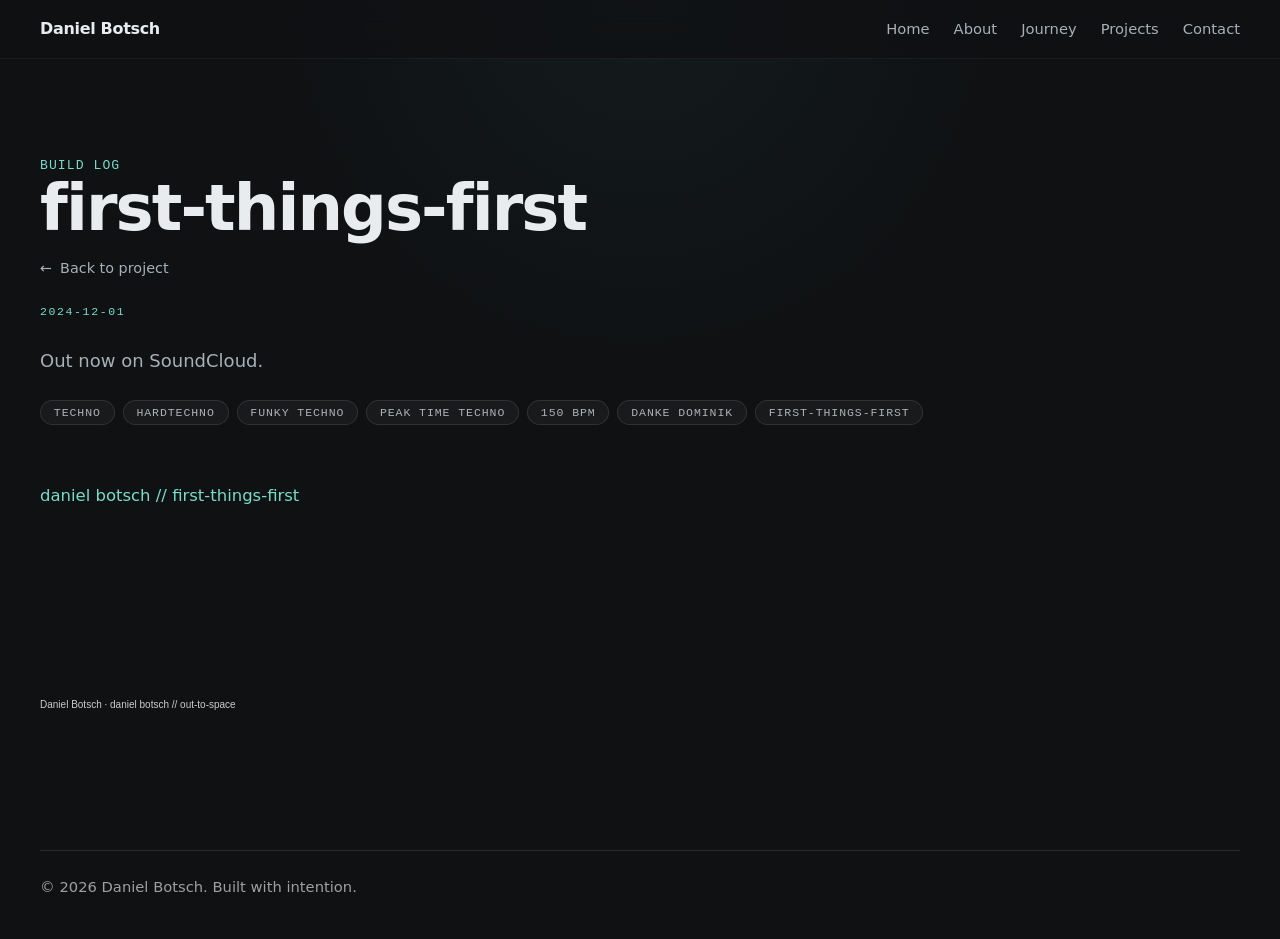
<file: projects/music/build-log/2024_12_first-things-first/index.html>
<!DOCTYPE html><html lang="en"> <head><meta charset="UTF-8"><meta name="viewport" content="width=device-width, initial-scale=1.0"><title>first-things-first</title><meta name="description" content="Out now on SoundCloud."><meta property="og:title" content="first-things-first"><meta property="og:description" content="Out now on SoundCloud."><meta property="og:type" content="website"><meta property="og:url" content="https://deinusername.github.io/dein-repo"><link rel="stylesheet" href="/_astro/about.7D2Nweqv.css"></head> <body> <header class="site-header"> <div class="container site-header-inner"> <a href="/" class="site-brand interactive-subtle">
Daniel Botsch
</a> <nav class="desktop-nav"> <a href="/" class="link muted"> Home </a><a href="/about" class="link muted"> About </a><a href="/journey" class="link muted"> Journey </a><a href="/projects" class="link muted"> Projects </a><a href="/#contact" class="link muted"> Contact </a> </nav> <button id="mobile-menu-button" type="button" aria-expanded="false" aria-controls="mobile-menu" aria-label="Open navigation menu" class="mobile-menu-button interactive"> <span class="sr-only">Open menu</span> <span class="flex h-5 w-5 flex-col items-center justify-center gap-[3px]"> <span class="menu-line block h-[1.5px] w-4 rounded-full bg-white transition-all duration-300"></span> <span class="menu-line block h-[1.5px] w-4 rounded-full bg-white transition-all duration-300"></span> <span class="menu-line block h-[1.5px] w-4 rounded-full bg-white transition-all duration-300"></span> </span> </button> </div> <div id="mobile-menu" class="mobile-menu-panel md:hidden"> <nav class="container mobile-menu-nav"> <a href="/" class="mobile-nav-link "> Home </a><a href="/about" class="mobile-nav-link "> About </a><a href="/journey" class="mobile-nav-link "> Journey </a><a href="/projects" class="mobile-nav-link "> Projects </a><a href="/#contact" class="mobile-nav-link "> Contact </a> </nav> </div> </header> <script type="module">const t=document.getElementById("mobile-menu-button"),s=document.getElementById("mobile-menu");if(t&&s){const e=t.querySelectorAll(".menu-line"),a=()=>{t.setAttribute("aria-expanded","false"),s.classList.remove("is-open"),e[0]?.classList.remove("translate-y-[4.5px]","rotate-45"),e[1]?.classList.remove("opacity-0"),e[2]?.classList.remove("-translate-y-[4.5px]","-rotate-45")},i=()=>{t.setAttribute("aria-expanded","true"),s.classList.add("is-open"),e[0]?.classList.add("translate-y-[4.5px]","rotate-45"),e[1]?.classList.add("opacity-0"),e[2]?.classList.add("-translate-y-[4.5px]","-rotate-45")};t.addEventListener("click",()=>{t.getAttribute("aria-expanded")==="true"?a():i()}),s.querySelectorAll("a").forEach(n=>{n.addEventListener("click",a)}),window.addEventListener("resize",()=>{window.innerWidth>=768&&a()})}</script> <main class="site-main">  <section class="container page-section"> <div class="project-main-head min-w-0"> <p class="kicker">Build Log</p> <h1 class="page-title mt-3 md:mt-4"> first-things-first </h1> <a href="/projects/music" class="link back-link mt-4 md:mt-4"> <span aria-hidden="true">←</span> <span>Back to project</span> </a> <p class="meta-text mt-6"> 2024-12-01 </p> <p class="muted body-lg mt-6 max-w-2xl"> Out now on SoundCloud. </p> <div class="tag-list mt-6"> <span class="pill pill-muted">Techno</span><span class="pill pill-muted">Hardtechno</span><span class="pill pill-muted">Funky Techno</span><span class="pill pill-muted">Peak Time Techno</span><span class="pill pill-muted">150 BPM</span><span class="pill pill-muted">Danke Dominik</span><span class="pill pill-muted">first-things-first</span> </div>   <article class="prose-content mt-14"> <p><a href="https://soundcloud.com/danielbotsch/first-things-first">daniel botsch // first-things-first</a></p>
<iframe width="100%" height="166" scrolling="no" frameborder="no" allow="autoplay" src="https://w.soundcloud.com/player/?url=https%3A//api.soundcloud.com/tracks/soundcloud%253Atracks%253A2217487871&#x26;color=%2378dcca&#x26;auto_play=false&#x26;hide_related=false&#x26;show_comments=true&#x26;show_user=true&#x26;show_reposts=false&#x26;show_teaser=true"></iframe><div style="font-size: 10px; color: #cccccc;line-break: anywhere;word-break: normal;overflow: hidden;white-space: nowrap;text-overflow: ellipsis; font-family: Interstate,Lucida Grande,Lucida Sans Unicode,Lucida Sans,Garuda,Verdana,Tahoma,sans-serif;font-weight: 100;"><a href="https://soundcloud.com/danielbotsch" title="Daniel Botsch" target="_blank" style="color: #cccccc; text-decoration: none;">Daniel Botsch</a> · <a href="https://soundcloud.com/danielbotsch/out-to-space" title="daniel botsch // out-to-space" target="_blank" style="color: #cccccc; text-decoration: none;">daniel botsch // out-to-space</a></div> </article> </div> </section>  </main> <footer class="container site-footer"> <div class="site-footer-inner"> <p>© 2026 Daniel Botsch. Built with intention.</p> </div> </footer> </body></html>
</file>
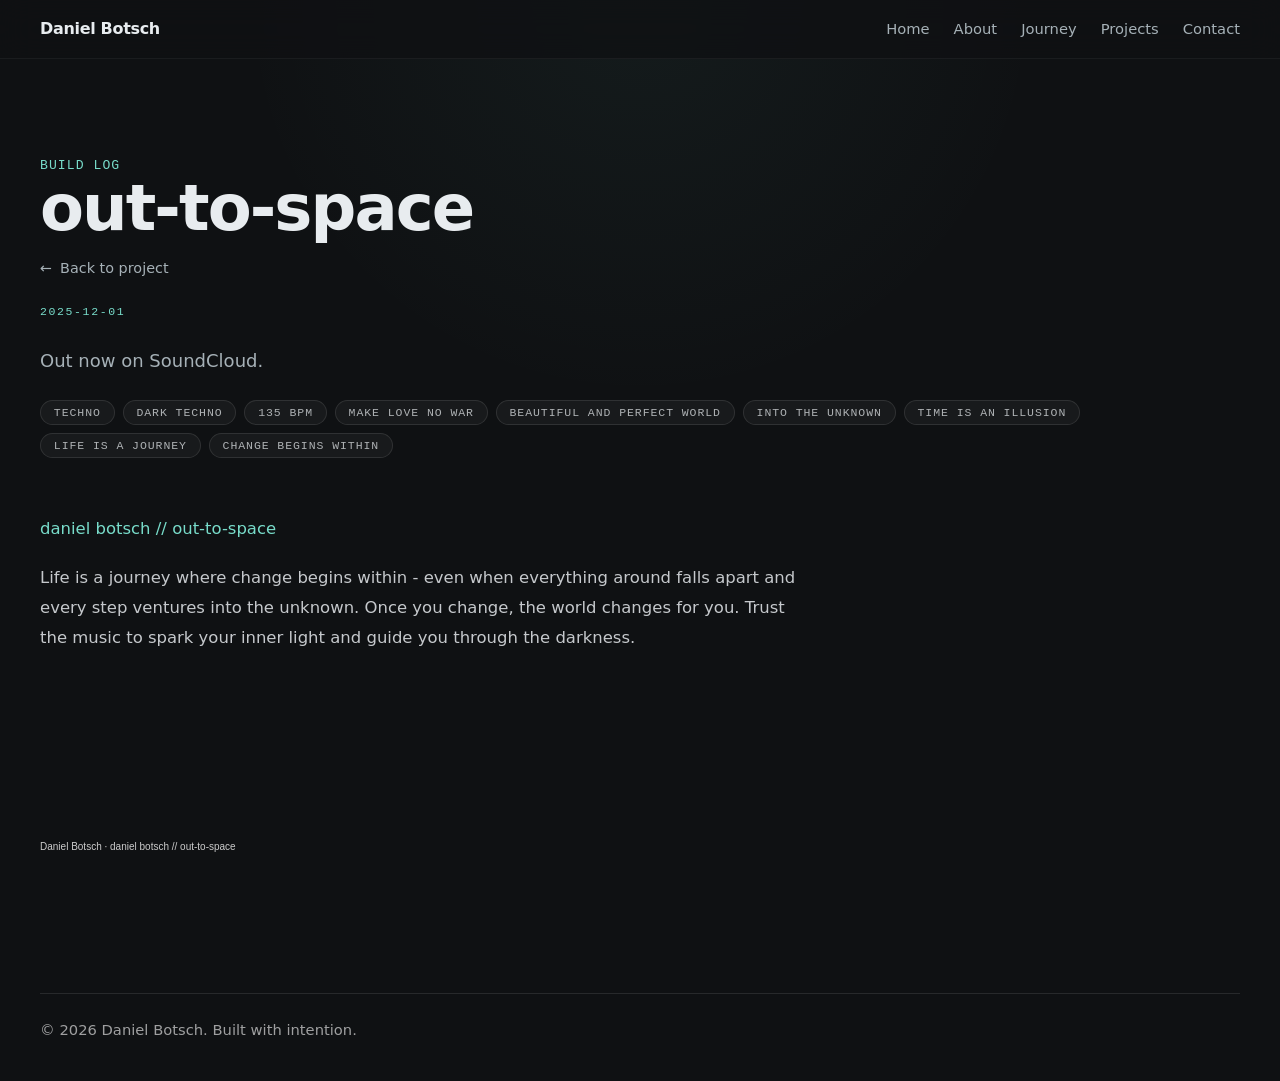
<file: projects/music/build-log/2025_12_out-to-space/index.html>
<!DOCTYPE html><html lang="en"> <head><meta charset="UTF-8"><meta name="viewport" content="width=device-width, initial-scale=1.0"><title>out-to-space</title><meta name="description" content="Out now on SoundCloud."><meta property="og:title" content="out-to-space"><meta property="og:description" content="Out now on SoundCloud."><meta property="og:type" content="website"><meta property="og:url" content="https://deinusername.github.io/dein-repo"><link rel="stylesheet" href="/_astro/about.7D2Nweqv.css"></head> <body> <header class="site-header"> <div class="container site-header-inner"> <a href="/" class="site-brand interactive-subtle">
Daniel Botsch
</a> <nav class="desktop-nav"> <a href="/" class="link muted"> Home </a><a href="/about" class="link muted"> About </a><a href="/journey" class="link muted"> Journey </a><a href="/projects" class="link muted"> Projects </a><a href="/#contact" class="link muted"> Contact </a> </nav> <button id="mobile-menu-button" type="button" aria-expanded="false" aria-controls="mobile-menu" aria-label="Open navigation menu" class="mobile-menu-button interactive"> <span class="sr-only">Open menu</span> <span class="flex h-5 w-5 flex-col items-center justify-center gap-[3px]"> <span class="menu-line block h-[1.5px] w-4 rounded-full bg-white transition-all duration-300"></span> <span class="menu-line block h-[1.5px] w-4 rounded-full bg-white transition-all duration-300"></span> <span class="menu-line block h-[1.5px] w-4 rounded-full bg-white transition-all duration-300"></span> </span> </button> </div> <div id="mobile-menu" class="mobile-menu-panel md:hidden"> <nav class="container mobile-menu-nav"> <a href="/" class="mobile-nav-link "> Home </a><a href="/about" class="mobile-nav-link "> About </a><a href="/journey" class="mobile-nav-link "> Journey </a><a href="/projects" class="mobile-nav-link "> Projects </a><a href="/#contact" class="mobile-nav-link "> Contact </a> </nav> </div> </header> <script type="module">const t=document.getElementById("mobile-menu-button"),s=document.getElementById("mobile-menu");if(t&&s){const e=t.querySelectorAll(".menu-line"),a=()=>{t.setAttribute("aria-expanded","false"),s.classList.remove("is-open"),e[0]?.classList.remove("translate-y-[4.5px]","rotate-45"),e[1]?.classList.remove("opacity-0"),e[2]?.classList.remove("-translate-y-[4.5px]","-rotate-45")},i=()=>{t.setAttribute("aria-expanded","true"),s.classList.add("is-open"),e[0]?.classList.add("translate-y-[4.5px]","rotate-45"),e[1]?.classList.add("opacity-0"),e[2]?.classList.add("-translate-y-[4.5px]","-rotate-45")};t.addEventListener("click",()=>{t.getAttribute("aria-expanded")==="true"?a():i()}),s.querySelectorAll("a").forEach(n=>{n.addEventListener("click",a)}),window.addEventListener("resize",()=>{window.innerWidth>=768&&a()})}</script> <main class="site-main">  <section class="container page-section"> <div class="project-main-head min-w-0"> <p class="kicker">Build Log</p> <h1 class="page-title mt-3 md:mt-4"> out-to-space </h1> <a href="/projects/music" class="link back-link mt-4 md:mt-4"> <span aria-hidden="true">←</span> <span>Back to project</span> </a> <p class="meta-text mt-6"> 2025-12-01 </p> <p class="muted body-lg mt-6 max-w-2xl"> Out now on SoundCloud. </p> <div class="tag-list mt-6"> <span class="pill pill-muted">Techno</span><span class="pill pill-muted">Dark Techno</span><span class="pill pill-muted">135 BPM</span><span class="pill pill-muted">Make Love no War</span><span class="pill pill-muted">Beautiful and Perfect World</span><span class="pill pill-muted">Into the Unknown</span><span class="pill pill-muted">Time is an Illusion</span><span class="pill pill-muted">Life is a Journey</span><span class="pill pill-muted">Change begins within</span> </div>   <article class="prose-content mt-14"> <p><a href="https://soundcloud.com/danielbotsch/out-to-space">daniel botsch // out-to-space</a></p>
<p>Life is a journey where change begins within - even when everything around falls apart and every step ventures into the unknown. Once you change, the world changes for you. Trust the music to spark your inner light and guide you through the darkness.</p>
<iframe width="100%" height="166" scrolling="no" frameborder="no" allow="autoplay" src="https://w.soundcloud.com/player/?url=https%3A//api.soundcloud.com/tracks/soundcloud%253Atracks%253A2217487871&#x26;color=%2378dcca&#x26;auto_play=false&#x26;hide_related=false&#x26;show_comments=true&#x26;show_user=true&#x26;show_reposts=false&#x26;show_teaser=true"></iframe><div style="font-size: 10px; color: #cccccc;line-break: anywhere;word-break: normal;overflow: hidden;white-space: nowrap;text-overflow: ellipsis; font-family: Interstate,Lucida Grande,Lucida Sans Unicode,Lucida Sans,Garuda,Verdana,Tahoma,sans-serif;font-weight: 100;"><a href="https://soundcloud.com/danielbotsch" title="Daniel Botsch" target="_blank" style="color: #cccccc; text-decoration: none;">Daniel Botsch</a> · <a href="https://soundcloud.com/danielbotsch/out-to-space" title="daniel botsch // out-to-space" target="_blank" style="color: #cccccc; text-decoration: none;">daniel botsch // out-to-space</a></div> </article> </div> </section>  </main> <footer class="container site-footer"> <div class="site-footer-inner"> <p>© 2026 Daniel Botsch. Built with intention.</p> </div> </footer> </body></html>
</file>
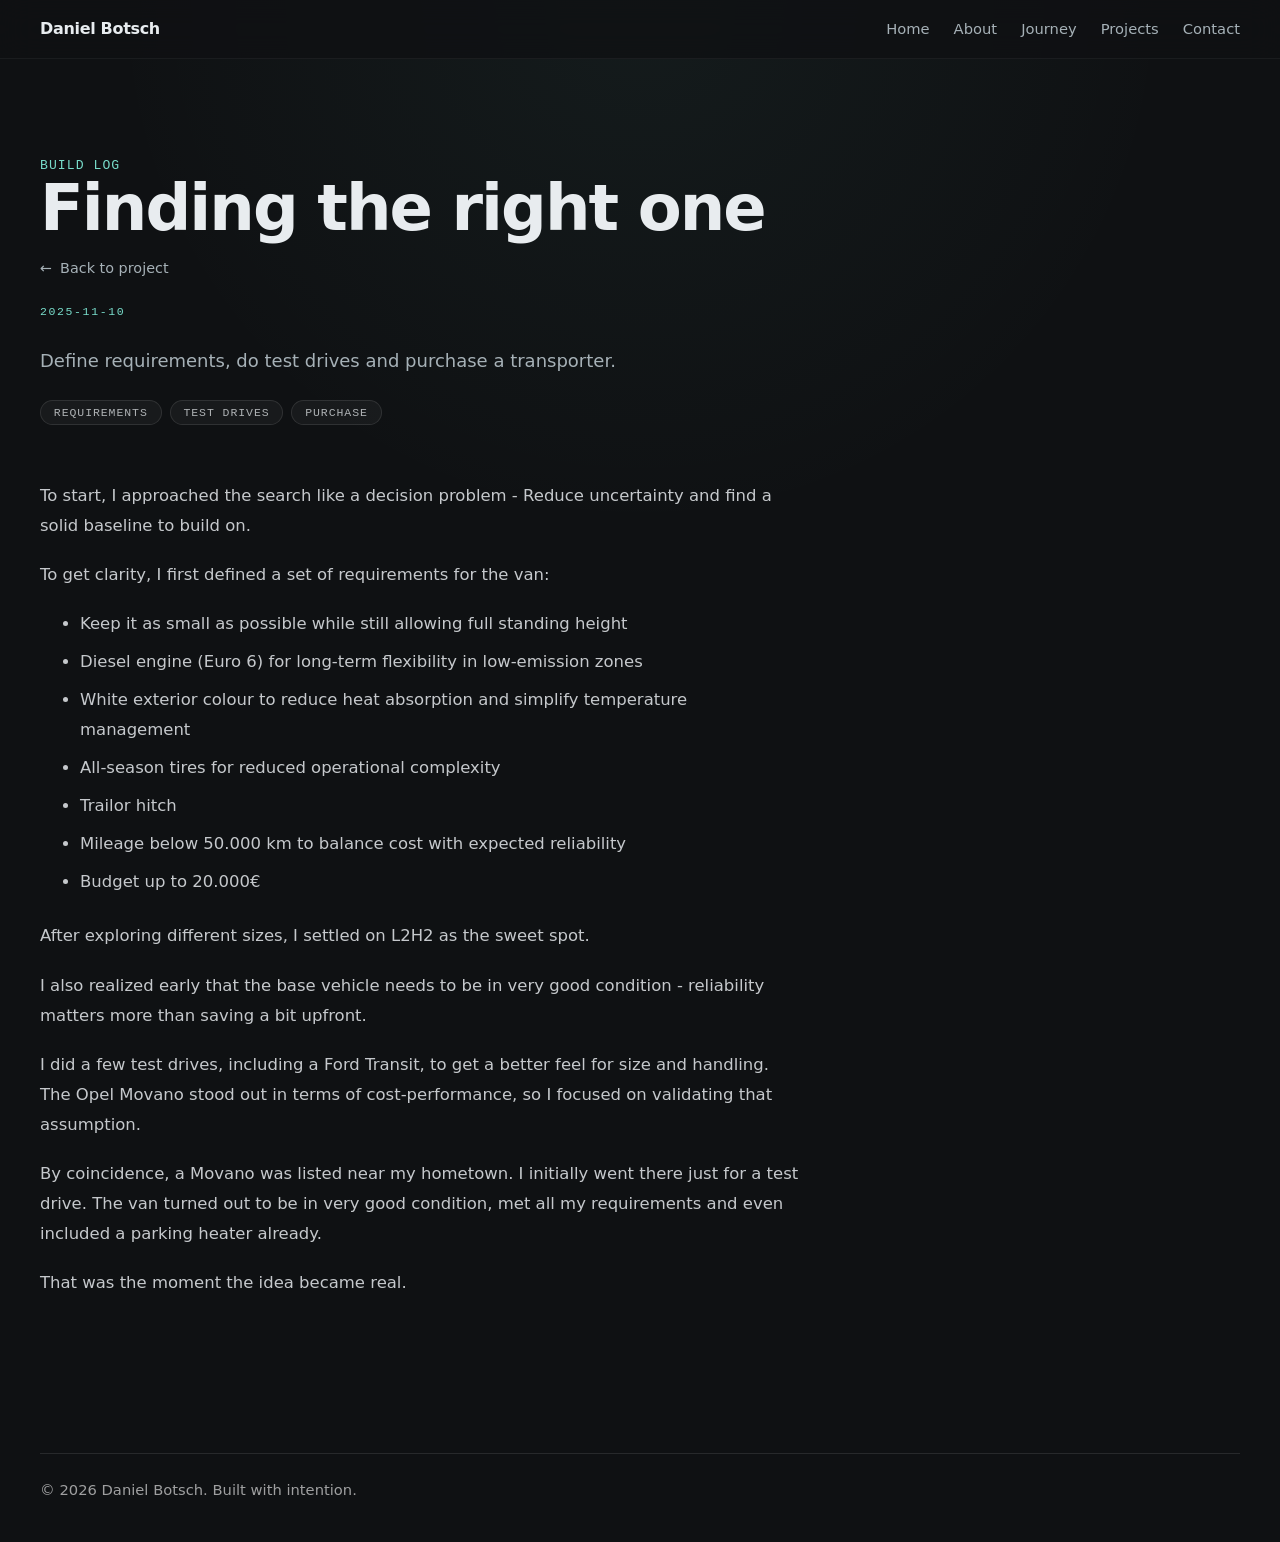
<file: projects/van/build-log/2025_11_10_purchase/index.html>
<!DOCTYPE html><html lang="en"> <head><meta charset="UTF-8"><meta name="viewport" content="width=device-width, initial-scale=1.0"><title>Finding the right one</title><meta name="description" content="Define requirements, do test drives and purchase a transporter."><meta property="og:title" content="Finding the right one"><meta property="og:description" content="Define requirements, do test drives and purchase a transporter."><meta property="og:type" content="website"><meta property="og:url" content="https://deinusername.github.io/dein-repo"><link rel="stylesheet" href="/_astro/about.7D2Nweqv.css"></head> <body> <header class="site-header"> <div class="container site-header-inner"> <a href="/" class="site-brand interactive-subtle">
Daniel Botsch
</a> <nav class="desktop-nav"> <a href="/" class="link muted"> Home </a><a href="/about" class="link muted"> About </a><a href="/journey" class="link muted"> Journey </a><a href="/projects" class="link muted"> Projects </a><a href="/#contact" class="link muted"> Contact </a> </nav> <button id="mobile-menu-button" type="button" aria-expanded="false" aria-controls="mobile-menu" aria-label="Open navigation menu" class="mobile-menu-button interactive"> <span class="sr-only">Open menu</span> <span class="flex h-5 w-5 flex-col items-center justify-center gap-[3px]"> <span class="menu-line block h-[1.5px] w-4 rounded-full bg-white transition-all duration-300"></span> <span class="menu-line block h-[1.5px] w-4 rounded-full bg-white transition-all duration-300"></span> <span class="menu-line block h-[1.5px] w-4 rounded-full bg-white transition-all duration-300"></span> </span> </button> </div> <div id="mobile-menu" class="mobile-menu-panel md:hidden"> <nav class="container mobile-menu-nav"> <a href="/" class="mobile-nav-link "> Home </a><a href="/about" class="mobile-nav-link "> About </a><a href="/journey" class="mobile-nav-link "> Journey </a><a href="/projects" class="mobile-nav-link "> Projects </a><a href="/#contact" class="mobile-nav-link "> Contact </a> </nav> </div> </header> <script type="module">const t=document.getElementById("mobile-menu-button"),s=document.getElementById("mobile-menu");if(t&&s){const e=t.querySelectorAll(".menu-line"),a=()=>{t.setAttribute("aria-expanded","false"),s.classList.remove("is-open"),e[0]?.classList.remove("translate-y-[4.5px]","rotate-45"),e[1]?.classList.remove("opacity-0"),e[2]?.classList.remove("-translate-y-[4.5px]","-rotate-45")},i=()=>{t.setAttribute("aria-expanded","true"),s.classList.add("is-open"),e[0]?.classList.add("translate-y-[4.5px]","rotate-45"),e[1]?.classList.add("opacity-0"),e[2]?.classList.add("-translate-y-[4.5px]","-rotate-45")};t.addEventListener("click",()=>{t.getAttribute("aria-expanded")==="true"?a():i()}),s.querySelectorAll("a").forEach(n=>{n.addEventListener("click",a)}),window.addEventListener("resize",()=>{window.innerWidth>=768&&a()})}</script> <main class="site-main">  <section class="container page-section"> <div class="project-main-head min-w-0"> <p class="kicker">Build Log</p> <h1 class="page-title mt-3 md:mt-4"> Finding the right one </h1> <a href="/projects/van" class="link back-link mt-4 md:mt-4"> <span aria-hidden="true">←</span> <span>Back to project</span> </a> <p class="meta-text mt-6"> 2025-11-10 </p> <p class="muted body-lg mt-6 max-w-2xl"> Define requirements, do test drives and purchase a transporter. </p> <div class="tag-list mt-6"> <span class="pill pill-muted">requirements</span><span class="pill pill-muted">test drives</span><span class="pill pill-muted">purchase</span> </div>   <article class="prose-content mt-14"> <p>To start, I approached the search like a decision problem - Reduce uncertainty and find a solid baseline to build on.</p>
<p>To get clarity, I first defined a set of requirements for the van:</p>
<ul>
<li>Keep it as small as possible while still allowing full standing height</li>
<li>Diesel engine (Euro 6) for long-term flexibility in low-emission zones</li>
<li>White exterior colour to reduce heat absorption and simplify temperature management</li>
<li>All-season tires for reduced operational complexity</li>
<li>Trailor hitch</li>
<li>Mileage below 50.000 km to balance cost with expected reliability</li>
<li>Budget up to 20.000€</li>
</ul>
<p>After exploring different sizes, I settled on L2H2 as the sweet spot.</p>
<p>I also realized early that the base vehicle needs to be in very good condition - reliability matters more than saving a bit upfront.</p>
<p>I did a few test drives, including a Ford Transit, to get a better feel for size and handling. The Opel Movano stood out in terms of cost-performance, so I focused on validating that assumption.</p>
<p>By coincidence, a Movano was listed near my hometown. I initially went there just for a test drive. The van turned out to be in very good condition, met all my requirements and even included a parking heater already.</p>
<p>That was the moment the idea became real.</p> </article> </div> </section>  </main> <footer class="container site-footer"> <div class="site-footer-inner"> <p>© 2026 Daniel Botsch. Built with intention.</p> </div> </footer> </body></html>
</file>
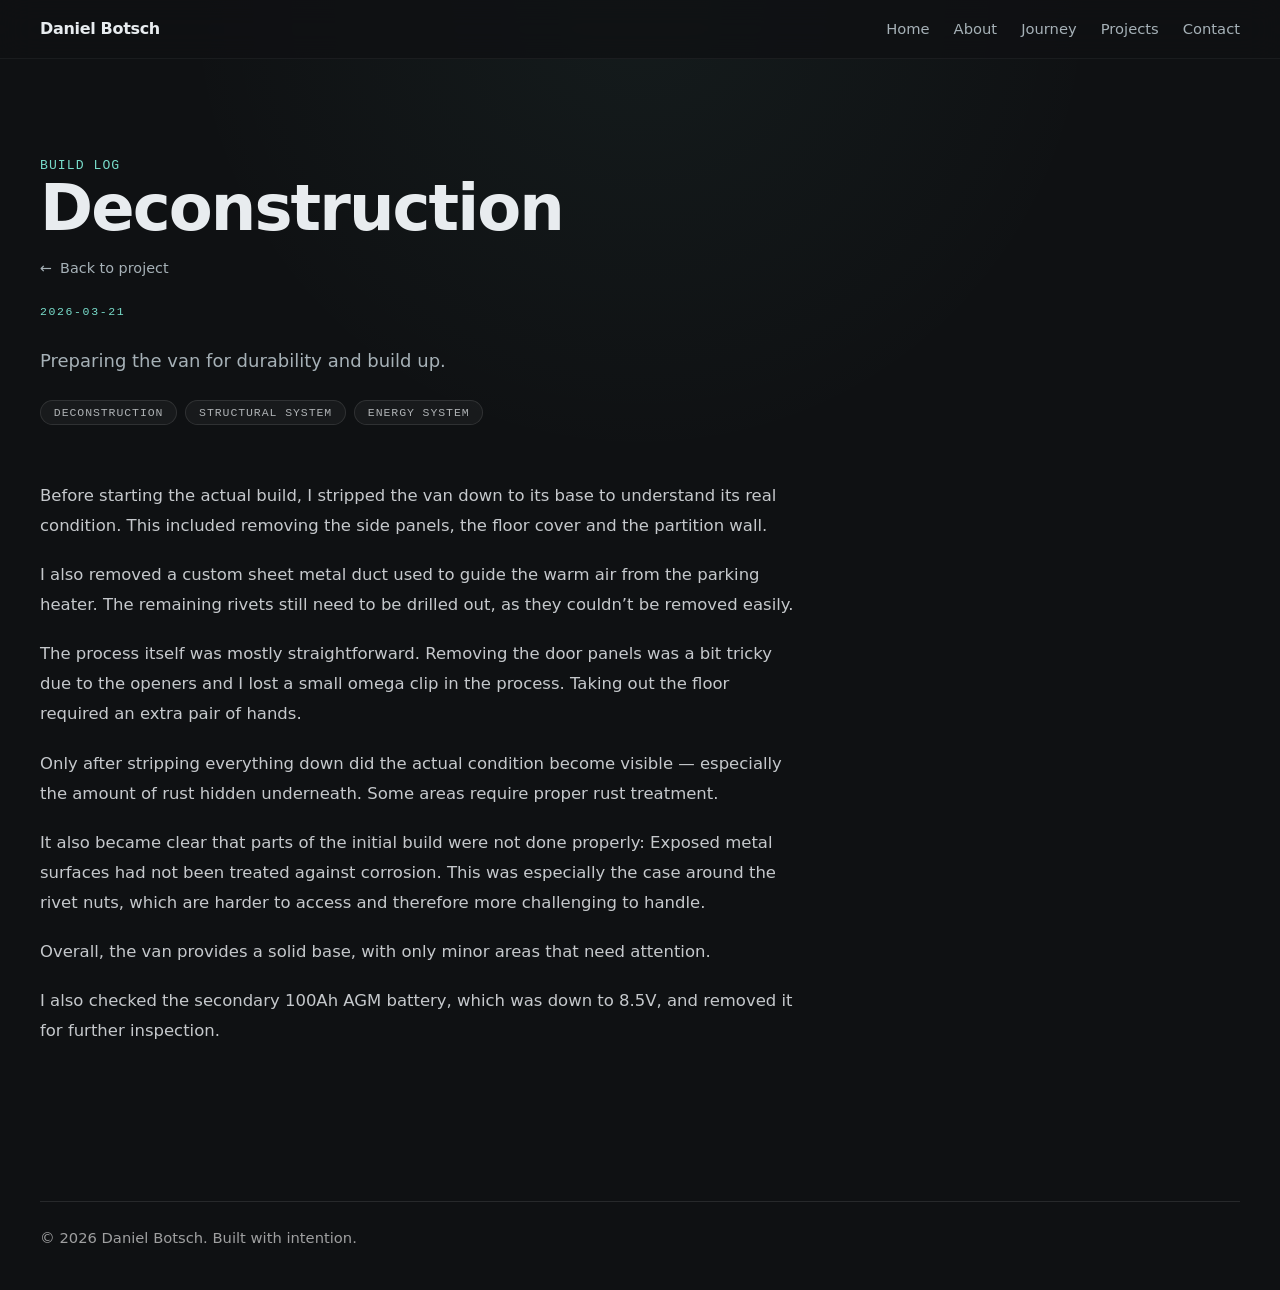
<file: projects/van/build-log/2026_03_21_deconstruction/index.html>
<!DOCTYPE html><html lang="en"> <head><meta charset="UTF-8"><meta name="viewport" content="width=device-width, initial-scale=1.0"><title>Deconstruction</title><meta name="description" content="Preparing the van for durability and build up."><meta property="og:title" content="Deconstruction"><meta property="og:description" content="Preparing the van for durability and build up."><meta property="og:type" content="website"><meta property="og:url" content="https://deinusername.github.io/dein-repo"><link rel="stylesheet" href="/_astro/about.7D2Nweqv.css"></head> <body> <header class="site-header"> <div class="container site-header-inner"> <a href="/" class="site-brand interactive-subtle">
Daniel Botsch
</a> <nav class="desktop-nav"> <a href="/" class="link muted"> Home </a><a href="/about" class="link muted"> About </a><a href="/journey" class="link muted"> Journey </a><a href="/projects" class="link muted"> Projects </a><a href="/#contact" class="link muted"> Contact </a> </nav> <button id="mobile-menu-button" type="button" aria-expanded="false" aria-controls="mobile-menu" aria-label="Open navigation menu" class="mobile-menu-button interactive"> <span class="sr-only">Open menu</span> <span class="flex h-5 w-5 flex-col items-center justify-center gap-[3px]"> <span class="menu-line block h-[1.5px] w-4 rounded-full bg-white transition-all duration-300"></span> <span class="menu-line block h-[1.5px] w-4 rounded-full bg-white transition-all duration-300"></span> <span class="menu-line block h-[1.5px] w-4 rounded-full bg-white transition-all duration-300"></span> </span> </button> </div> <div id="mobile-menu" class="mobile-menu-panel md:hidden"> <nav class="container mobile-menu-nav"> <a href="/" class="mobile-nav-link "> Home </a><a href="/about" class="mobile-nav-link "> About </a><a href="/journey" class="mobile-nav-link "> Journey </a><a href="/projects" class="mobile-nav-link "> Projects </a><a href="/#contact" class="mobile-nav-link "> Contact </a> </nav> </div> </header> <script type="module">const t=document.getElementById("mobile-menu-button"),s=document.getElementById("mobile-menu");if(t&&s){const e=t.querySelectorAll(".menu-line"),a=()=>{t.setAttribute("aria-expanded","false"),s.classList.remove("is-open"),e[0]?.classList.remove("translate-y-[4.5px]","rotate-45"),e[1]?.classList.remove("opacity-0"),e[2]?.classList.remove("-translate-y-[4.5px]","-rotate-45")},i=()=>{t.setAttribute("aria-expanded","true"),s.classList.add("is-open"),e[0]?.classList.add("translate-y-[4.5px]","rotate-45"),e[1]?.classList.add("opacity-0"),e[2]?.classList.add("-translate-y-[4.5px]","-rotate-45")};t.addEventListener("click",()=>{t.getAttribute("aria-expanded")==="true"?a():i()}),s.querySelectorAll("a").forEach(n=>{n.addEventListener("click",a)}),window.addEventListener("resize",()=>{window.innerWidth>=768&&a()})}</script> <main class="site-main">  <section class="container page-section"> <div class="project-main-head min-w-0"> <p class="kicker">Build Log</p> <h1 class="page-title mt-3 md:mt-4"> Deconstruction </h1> <a href="/projects/van" class="link back-link mt-4 md:mt-4"> <span aria-hidden="true">←</span> <span>Back to project</span> </a> <p class="meta-text mt-6"> 2026-03-21 </p> <p class="muted body-lg mt-6 max-w-2xl"> Preparing the van for durability and build up. </p> <div class="tag-list mt-6"> <span class="pill pill-muted">deconstruction</span><span class="pill pill-muted">structural system</span><span class="pill pill-muted">energy system</span> </div>   <article class="prose-content mt-14"> <p>Before starting the actual build, I stripped the van down to its base to understand its real condition. This included removing the side panels, the floor cover and the partition wall.</p>
<p>I also removed a custom sheet metal duct used to guide the warm air from the parking heater. The remaining rivets still need to be drilled out, as they couldn’t be removed easily.</p>
<p>The process itself was mostly straightforward. Removing the door panels was a bit tricky due to the openers and I lost a small omega clip in the process. Taking out the floor required an extra pair of hands.</p>
<p>Only after stripping everything down did the actual condition become visible — especially the amount of rust hidden underneath. Some areas require proper rust treatment.</p>
<p>It also became clear that parts of the initial build were not done properly: Exposed metal surfaces had not been treated against corrosion. This was especially the case around the rivet nuts, which are harder to access and therefore more challenging to handle.</p>
<p>Overall, the van provides a solid base, with only minor areas that need attention.</p>
<p>I also checked the secondary 100Ah AGM battery, which was down to 8.5V, and removed it for further inspection.</p> </article> </div> </section>  </main> <footer class="container site-footer"> <div class="site-footer-inner"> <p>© 2026 Daniel Botsch. Built with intention.</p> </div> </footer> </body></html>
</file>
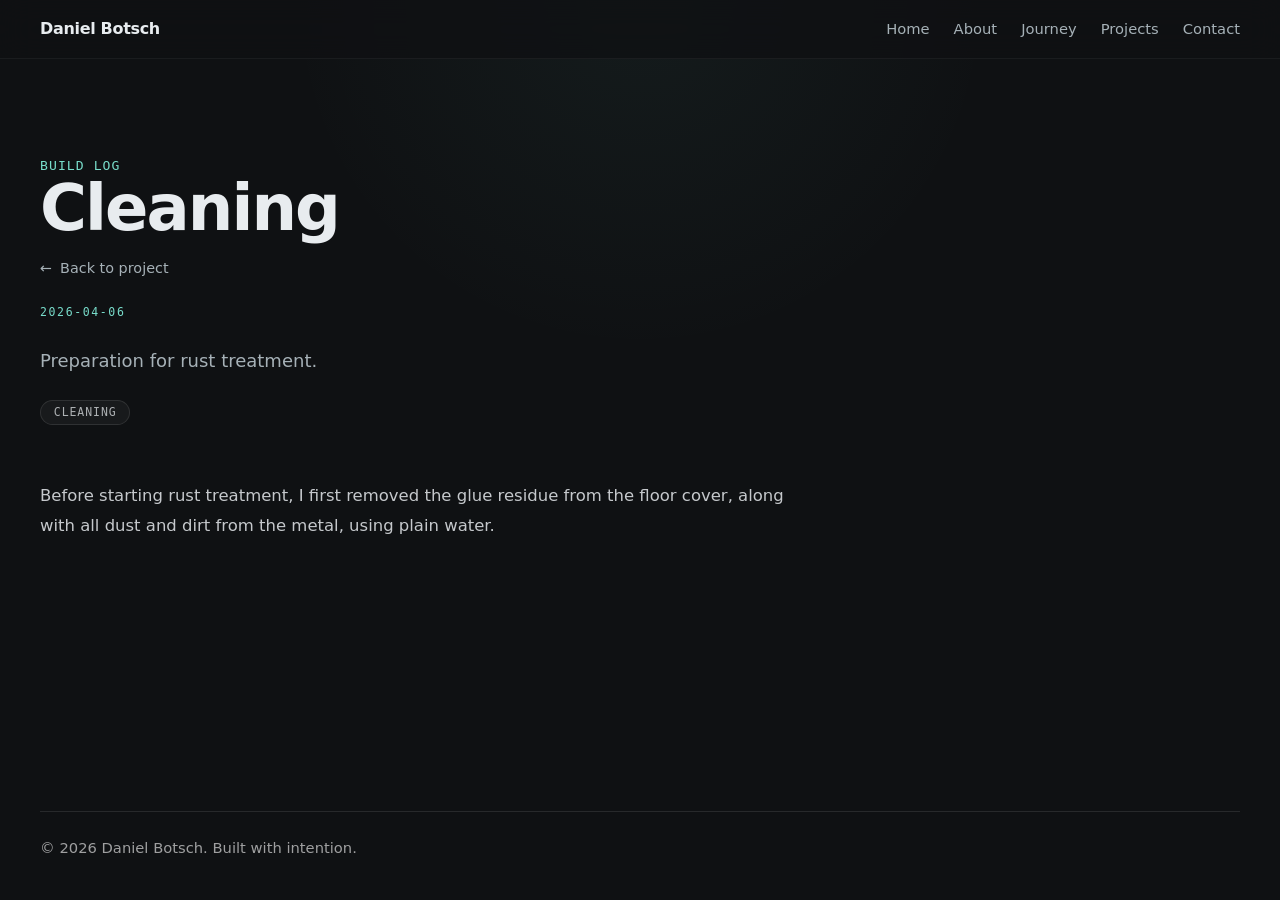
<file: projects/van/build-log/2026_04_08_cleaning/index.html>
<!DOCTYPE html><html lang="en"> <head><meta charset="UTF-8"><meta name="viewport" content="width=device-width, initial-scale=1.0"><title>Cleaning</title><meta name="description" content="Preparation for rust treatment."><meta property="og:title" content="Cleaning"><meta property="og:description" content="Preparation for rust treatment."><meta property="og:type" content="website"><meta property="og:url" content="https://deinusername.github.io/dein-repo"><link rel="stylesheet" href="/_astro/about.7D2Nweqv.css"></head> <body> <header class="site-header"> <div class="container site-header-inner"> <a href="/" class="site-brand interactive-subtle">
Daniel Botsch
</a> <nav class="desktop-nav"> <a href="/" class="link muted"> Home </a><a href="/about" class="link muted"> About </a><a href="/journey" class="link muted"> Journey </a><a href="/projects" class="link muted"> Projects </a><a href="/#contact" class="link muted"> Contact </a> </nav> <button id="mobile-menu-button" type="button" aria-expanded="false" aria-controls="mobile-menu" aria-label="Open navigation menu" class="mobile-menu-button interactive"> <span class="sr-only">Open menu</span> <span class="flex h-5 w-5 flex-col items-center justify-center gap-[3px]"> <span class="menu-line block h-[1.5px] w-4 rounded-full bg-white transition-all duration-300"></span> <span class="menu-line block h-[1.5px] w-4 rounded-full bg-white transition-all duration-300"></span> <span class="menu-line block h-[1.5px] w-4 rounded-full bg-white transition-all duration-300"></span> </span> </button> </div> <div id="mobile-menu" class="mobile-menu-panel md:hidden"> <nav class="container mobile-menu-nav"> <a href="/" class="mobile-nav-link "> Home </a><a href="/about" class="mobile-nav-link "> About </a><a href="/journey" class="mobile-nav-link "> Journey </a><a href="/projects" class="mobile-nav-link "> Projects </a><a href="/#contact" class="mobile-nav-link "> Contact </a> </nav> </div> </header> <script type="module">const t=document.getElementById("mobile-menu-button"),s=document.getElementById("mobile-menu");if(t&&s){const e=t.querySelectorAll(".menu-line"),a=()=>{t.setAttribute("aria-expanded","false"),s.classList.remove("is-open"),e[0]?.classList.remove("translate-y-[4.5px]","rotate-45"),e[1]?.classList.remove("opacity-0"),e[2]?.classList.remove("-translate-y-[4.5px]","-rotate-45")},i=()=>{t.setAttribute("aria-expanded","true"),s.classList.add("is-open"),e[0]?.classList.add("translate-y-[4.5px]","rotate-45"),e[1]?.classList.add("opacity-0"),e[2]?.classList.add("-translate-y-[4.5px]","-rotate-45")};t.addEventListener("click",()=>{t.getAttribute("aria-expanded")==="true"?a():i()}),s.querySelectorAll("a").forEach(n=>{n.addEventListener("click",a)}),window.addEventListener("resize",()=>{window.innerWidth>=768&&a()})}</script> <main class="site-main">  <section class="container page-section"> <div class="project-main-head min-w-0"> <p class="kicker">Build Log</p> <h1 class="page-title mt-3 md:mt-4"> Cleaning </h1> <a href="/projects/van" class="link back-link mt-4 md:mt-4"> <span aria-hidden="true">←</span> <span>Back to project</span> </a> <p class="meta-text mt-6"> 2026-04-06 </p> <p class="muted body-lg mt-6 max-w-2xl"> Preparation for rust treatment. </p> <div class="tag-list mt-6"> <span class="pill pill-muted">cleaning</span> </div>   <article class="prose-content mt-14"> <p>Before starting rust treatment, I first removed the glue residue from the floor cover, along with all dust and dirt from the metal, using plain water.</p> </article> </div> </section>  </main> <footer class="container site-footer"> <div class="site-footer-inner"> <p>© 2026 Daniel Botsch. Built with intention.</p> </div> </footer> </body></html>
</file>
<file: _astro/about.7D2Nweqv.css>
/*! tailwindcss v4.2.2 | MIT License | https://tailwindcss.com */@layer properties{@supports (((-webkit-hyphens:none)) and (not (margin-trim:inline))) or ((-moz-orient:inline) and (not (color:rgb(from red r g b)))){*,:before,:after,::backdrop{--tw-translate-x:0;--tw-translate-y:0;--tw-translate-z:0;--tw-rotate-x:initial;--tw-rotate-y:initial;--tw-rotate-z:initial;--tw-skew-x:initial;--tw-skew-y:initial;--tw-space-y-reverse:0;--tw-border-style:solid;--tw-leading:initial;--tw-font-weight:initial;--tw-tracking:initial;--tw-duration:initial}}}@layer theme{:root,:host{--font-sans:ui-sans-serif, system-ui, sans-serif, "Apple Color Emoji", "Segoe UI Emoji", "Segoe UI Symbol", "Noto Color Emoji";--font-mono:ui-monospace, SFMono-Regular, Menlo, Monaco, Consolas, "Liberation Mono", "Courier New", monospace;--color-white:#fff;--spacing:.25rem;--container-2xl:42rem;--container-3xl:48rem;--container-4xl:56rem;--text-xs:.75rem;--text-xs--line-height:calc(1 / .75);--text-sm:.875rem;--text-sm--line-height:calc(1.25 / .875);--text-base:1rem;--text-base--line-height: 1.5 ;--text-lg:1.125rem;--text-lg--line-height:calc(1.75 / 1.125);--text-xl:1.25rem;--text-xl--line-height:calc(1.75 / 1.25);--text-2xl:1.5rem;--text-2xl--line-height:calc(2 / 1.5);--text-4xl:2.25rem;--text-4xl--line-height:calc(2.5 / 2.25);--font-weight-medium:500;--tracking-tight:-.025em;--tracking-wide:.025em;--radius-md:.375rem;--default-transition-duration:.15s;--default-transition-timing-function:cubic-bezier(.4, 0, .2, 1);--default-font-family:var(--font-sans);--default-mono-font-family:var(--font-mono)}}@layer base{*,:after,:before,::backdrop{box-sizing:border-box;border:0 solid;margin:0;padding:0}::file-selector-button{box-sizing:border-box;border:0 solid;margin:0;padding:0}html,:host{-webkit-text-size-adjust:100%;tab-size:4;line-height:1.5;font-family:var(--default-font-family,ui-sans-serif, system-ui, sans-serif, "Apple Color Emoji", "Segoe UI Emoji", "Segoe UI Symbol", "Noto Color Emoji");font-feature-settings:var(--default-font-feature-settings,normal);font-variation-settings:var(--default-font-variation-settings,normal);-webkit-tap-highlight-color:transparent}hr{height:0;color:inherit;border-top-width:1px}abbr:where([title]){-webkit-text-decoration:underline dotted;text-decoration:underline dotted}h1,h2,h3,h4,h5,h6{font-size:inherit;font-weight:inherit}a{color:inherit;-webkit-text-decoration:inherit;text-decoration:inherit}b,strong{font-weight:bolder}code,kbd,samp,pre{font-family:var(--default-mono-font-family,ui-monospace, SFMono-Regular, Menlo, Monaco, Consolas, "Liberation Mono", "Courier New", monospace);font-feature-settings:var(--default-mono-font-feature-settings,normal);font-variation-settings:var(--default-mono-font-variation-settings,normal);font-size:1em}small{font-size:80%}sub,sup{vertical-align:baseline;font-size:75%;line-height:0;position:relative}sub{bottom:-.25em}sup{top:-.5em}table{text-indent:0;border-color:inherit;border-collapse:collapse}:-moz-focusring{outline:auto}progress{vertical-align:baseline}summary{display:list-item}ol,ul,menu{list-style:none}img,svg,video,canvas,audio,iframe,embed,object{vertical-align:middle;display:block}img,video{max-width:100%;height:auto}button,input,select,optgroup,textarea{font:inherit;font-feature-settings:inherit;font-variation-settings:inherit;letter-spacing:inherit;color:inherit;opacity:1;background-color:#0000;border-radius:0}::file-selector-button{font:inherit;font-feature-settings:inherit;font-variation-settings:inherit;letter-spacing:inherit;color:inherit;opacity:1;background-color:#0000;border-radius:0}:where(select:is([multiple],[size])) optgroup{font-weight:bolder}:where(select:is([multiple],[size])) optgroup option{padding-inline-start:20px}::file-selector-button{margin-inline-end:4px}::placeholder{opacity:1}@supports (not ((-webkit-appearance:-apple-pay-button))) or (contain-intrinsic-size:1px){::placeholder{color:currentColor}@supports (color:color-mix(in lab,red,red)){::placeholder{color:color-mix(in oklab,currentcolor 50%,transparent)}}}textarea{resize:vertical}::-webkit-search-decoration{-webkit-appearance:none}::-webkit-date-and-time-value{min-height:1lh;text-align:inherit}::-webkit-datetime-edit{display:inline-flex}::-webkit-datetime-edit-fields-wrapper{padding:0}::-webkit-datetime-edit{padding-block:0}::-webkit-datetime-edit-year-field{padding-block:0}::-webkit-datetime-edit-month-field{padding-block:0}::-webkit-datetime-edit-day-field{padding-block:0}::-webkit-datetime-edit-hour-field{padding-block:0}::-webkit-datetime-edit-minute-field{padding-block:0}::-webkit-datetime-edit-second-field{padding-block:0}::-webkit-datetime-edit-millisecond-field{padding-block:0}::-webkit-datetime-edit-meridiem-field{padding-block:0}::-webkit-calendar-picker-indicator{line-height:1}:-moz-ui-invalid{box-shadow:none}button,input:where([type=button],[type=reset],[type=submit]){appearance:button}::file-selector-button{appearance:button}::-webkit-inner-spin-button{height:auto}::-webkit-outer-spin-button{height:auto}[hidden]:where(:not([hidden=until-found])){display:none!important}}@layer components;@layer utilities{.visible{visibility:visible}.sr-only{clip-path:inset(50%);white-space:nowrap;border-width:0;width:1px;height:1px;margin:-1px;padding:0;position:absolute;overflow:hidden}.static{position:static}.container{width:100%}@media(min-width:40rem){.container{max-width:40rem}}@media(min-width:48rem){.container{max-width:48rem}}@media(min-width:64rem){.container{max-width:64rem}}@media(min-width:80rem){.container{max-width:80rem}}@media(min-width:96rem){.container{max-width:96rem}}.mt-1{margin-top:calc(var(--spacing) * 1)}.mt-2{margin-top:calc(var(--spacing) * 2)}.mt-3{margin-top:calc(var(--spacing) * 3)}.mt-4{margin-top:calc(var(--spacing) * 4)}.mt-5{margin-top:calc(var(--spacing) * 5)}.mt-6{margin-top:calc(var(--spacing) * 6)}.mt-8{margin-top:calc(var(--spacing) * 8)}.mt-10{margin-top:calc(var(--spacing) * 10)}.mt-14{margin-top:calc(var(--spacing) * 14)}.mt-auto{margin-top:auto}.line-clamp-2{-webkit-line-clamp:2;-webkit-box-orient:vertical;display:-webkit-box;overflow:hidden}.line-clamp-3{-webkit-line-clamp:3;-webkit-box-orient:vertical;display:-webkit-box;overflow:hidden}.block{display:block}.flex{display:flex}.grid{display:grid}.hidden{display:none}.inline-flex{display:inline-flex}.h-5{height:calc(var(--spacing) * 5)}.h-\[1\.5px\]{height:1.5px}.h-full{height:100%}.min-h-32{min-height:calc(var(--spacing) * 32)}.min-h-\[200px\]{min-height:200px}.w-4{width:calc(var(--spacing) * 4)}.w-5{width:calc(var(--spacing) * 5)}.w-\[85vw\]{width:85vw}.w-full{width:100%}.max-w-2xl{max-width:var(--container-2xl)}.max-w-3xl{max-width:var(--container-3xl)}.max-w-4xl{max-width:var(--container-4xl)}.max-w-\[320px\]{max-width:320px}.min-w-0{min-width:calc(var(--spacing) * 0)}.shrink-0{flex-shrink:0}.-translate-y-\[4\.5px\]{--tw-translate-y: -4.5px ;translate:var(--tw-translate-x) var(--tw-translate-y)}.translate-y-\[4\.5px\]{--tw-translate-y:4.5px;translate:var(--tw-translate-x) var(--tw-translate-y)}.-rotate-45{rotate:-45deg}.rotate-45{rotate:45deg}.transform{transform:var(--tw-rotate-x,) var(--tw-rotate-y,) var(--tw-rotate-z,) var(--tw-skew-x,) var(--tw-skew-y,)}.resize{resize:both}.list-none{list-style-type:none}.flex-col{flex-direction:column}.flex-wrap{flex-wrap:wrap}.items-center{align-items:center}.justify-between{justify-content:space-between}.justify-center{justify-content:center}.gap-2{gap:calc(var(--spacing) * 2)}.gap-3{gap:calc(var(--spacing) * 3)}.gap-4{gap:calc(var(--spacing) * 4)}.gap-6{gap:calc(var(--spacing) * 6)}.gap-10{gap:calc(var(--spacing) * 10)}.gap-\[3px\]{gap:3px}:where(.space-y-4>:not(:last-child)){--tw-space-y-reverse:0;margin-block-start:calc(calc(var(--spacing) * 4) * var(--tw-space-y-reverse));margin-block-end:calc(calc(var(--spacing) * 4) * calc(1 - var(--tw-space-y-reverse)))}.self-start{align-self:flex-start}.rounded-full{border-radius:3.40282e38px}.border{border-style:var(--tw-border-style);border-width:1px}.border-white\/15{border-color:#ffffff26}@supports (color:color-mix(in lab,red,red)){.border-white\/15{border-color:color-mix(in oklab,var(--color-white) 15%,transparent)}}.bg-white{background-color:var(--color-white)}.bg-white\/5{background-color:#ffffff0d}@supports (color:color-mix(in lab,red,red)){.bg-white\/5{background-color:color-mix(in oklab,var(--color-white) 5%,transparent)}}.px-4{padding-inline:calc(var(--spacing) * 4)}.py-2{padding-block:calc(var(--spacing) * 2)}.text-2xl{font-size:var(--text-2xl);line-height:var(--tw-leading,var(--text-2xl--line-height))}.text-base{font-size:var(--text-base);line-height:var(--tw-leading,var(--text-base--line-height))}.text-lg{font-size:var(--text-lg);line-height:var(--tw-leading,var(--text-lg--line-height))}.text-sm{font-size:var(--text-sm);line-height:var(--tw-leading,var(--text-sm--line-height))}.text-xs{font-size:var(--text-xs);line-height:var(--tw-leading,var(--text-xs--line-height))}.leading-6{--tw-leading:calc(var(--spacing) * 6);line-height:calc(var(--spacing) * 6)}.leading-7{--tw-leading:calc(var(--spacing) * 7);line-height:calc(var(--spacing) * 7)}.font-medium{--tw-font-weight:var(--font-weight-medium);font-weight:var(--font-weight-medium)}.tracking-tight{--tw-tracking:var(--tracking-tight);letter-spacing:var(--tracking-tight)}.tracking-wide{--tw-tracking:var(--tracking-wide);letter-spacing:var(--tracking-wide)}.text-\[var\(--accent\)\]{color:var(--accent)}.text-white{color:var(--color-white)}.text-white\/70{color:#ffffffb3}@supports (color:color-mix(in lab,red,red)){.text-white\/70{color:color-mix(in oklab,var(--color-white) 70%,transparent)}}.text-white\/80{color:#fffc}@supports (color:color-mix(in lab,red,red)){.text-white\/80{color:color-mix(in oklab,var(--color-white) 80%,transparent)}}.text-white\/85{color:#ffffffd9}@supports (color:color-mix(in lab,red,red)){.text-white\/85{color:color-mix(in oklab,var(--color-white) 85%,transparent)}}.uppercase{text-transform:uppercase}.opacity-0{opacity:0}.transition{transition-property:color,background-color,border-color,outline-color,text-decoration-color,fill,stroke,--tw-gradient-from,--tw-gradient-via,--tw-gradient-to,opacity,box-shadow,transform,translate,scale,rotate,filter,-webkit-backdrop-filter,backdrop-filter,display,content-visibility,overlay,pointer-events;transition-timing-function:var(--tw-ease,var(--default-transition-timing-function));transition-duration:var(--tw-duration,var(--default-transition-duration))}.transition-all{transition-property:all;transition-timing-function:var(--tw-ease,var(--default-transition-timing-function));transition-duration:var(--tw-duration,var(--default-transition-duration))}.duration-300{--tw-duration:.3s;transition-duration:.3s}@media(hover:hover){.hover\:bg-white\/10:hover{background-color:#ffffff1a}@supports (color:color-mix(in lab,red,red)){.hover\:bg-white\/10:hover{background-color:color-mix(in oklab,var(--color-white) 10%,transparent)}}}@media(min-width:40rem){.sm\:shrink-0{flex-shrink:0}.sm\:flex-row{flex-direction:row}.sm\:items-start{align-items:flex-start}.sm\:justify-between{justify-content:space-between}}@media(min-width:48rem){.md\:mt-4{margin-top:calc(var(--spacing) * 4)}.md\:mt-5{margin-top:calc(var(--spacing) * 5)}.md\:mt-6{margin-top:calc(var(--spacing) * 6)}.md\:mt-8{margin-top:calc(var(--spacing) * 8)}.md\:mt-10{margin-top:calc(var(--spacing) * 10)}.md\:mt-14{margin-top:calc(var(--spacing) * 14)}.md\:hidden{display:none}.md\:min-h-\[220px\]{min-height:220px}.md\:w-\[320px\]{width:320px}.md\:shrink-0{flex-shrink:0}.md\:grid-cols-\[1\.2fr_0\.8fr\]{grid-template-columns:1.2fr .8fr}.md\:items-center{align-items:center}:where(.md\:space-y-6>:not(:last-child)){--tw-space-y-reverse:0;margin-block-start:calc(calc(var(--spacing) * 6) * var(--tw-space-y-reverse));margin-block-end:calc(calc(var(--spacing) * 6) * calc(1 - var(--tw-space-y-reverse)))}.md\:text-4xl{font-size:var(--text-4xl);line-height:var(--tw-leading,var(--text-4xl--line-height))}.md\:text-lg{font-size:var(--text-lg);line-height:var(--tw-leading,var(--text-lg--line-height))}.md\:text-xl{font-size:var(--text-xl);line-height:var(--tw-leading,var(--text-xl--line-height))}.md\:leading-7{--tw-leading:calc(var(--spacing) * 7);line-height:calc(var(--spacing) * 7)}}}:root{--bg:#0f1113;--surface:#171a1d;--surface-2:#1d2125;--surface-3:#23282d;--text:#e8ecef;--text-muted:#a6b1b7;--accent:#78dcca;--accent-contrast:#08110f;--glow-rgb:120, 220, 202;--white-rgb:255, 255, 255;--text-rgb:232, 236, 239;--bg-rgb:15, 17, 19;--border:#b4cdd624;--border-strong:#b4cdd638;--border-white-soft:rgba(var(--white-rgb), .05);--border-white-mid:rgba(var(--white-rgb), .1);--border-white-strong:rgba(var(--white-rgb), .12);--accent-soft:rgba(var(--glow-rgb), .12);--glow-soft:rgba(var(--glow-rgb), .08);--glow-mid:rgba(var(--glow-rgb), .14);--glow-strong:rgba(var(--glow-rgb), .22);--font-sans:Inter, ui-sans-serif, system-ui, sans-serif;--font-mono:"IBM Plex Mono", ui-monospace, monospace;--max-width:1200px;--content-width:760px;--section-y:5rem;--section-y-md:6rem;--radius-sm:.9rem;--radius-md:1.25rem;--radius-lg:1.5rem;--radius-pill:999px;--shadow-soft:0 10px 30px #00000029;--shadow-card:0 18px 50px #00000038;--ease-default:.2s ease;--ease-slow:.25s ease;--ease-slower:.3s ease}*,:before,:after{box-sizing:border-box}html{scroll-behavior:smooth}body{background:radial-gradient(circle at top,rgba(var(--glow-rgb),.05),transparent 32%),var(--bg);min-height:100vh;color:var(--text);font-family:var(--font-sans);text-rendering:optimizelegibility;-webkit-font-smoothing:antialiased;flex-direction:column;margin:0;line-height:1.6;display:flex}.site-main{flex:1}::selection{background:rgba(var(--glow-rgb),.22);color:var(--text)}a{color:inherit;text-decoration:none}img,video{max-width:100%;display:block}button,input,textarea,select{font:inherit}button{cursor:pointer}:focus-visible{outline:2px solid rgba(var(--glow-rgb),.55);outline-offset:3px;border-radius:.5rem}h1,h2,h3,h4{letter-spacing:-.02em;margin:0;line-height:1.08}.sr-only{clip:rect(0,0,0,0);white-space:nowrap;border:0;width:1px;height:1px;margin:-1px;padding:0;position:absolute;overflow:hidden}.container{width:min(100% - 2rem,var(--max-width));margin-inline:auto}.page-section{padding-block:var(--section-y)}.page-section-tight{padding-block:2.5rem}.page-section-lg{padding-block:var(--section-y-md)}.section-shell{position:relative}.stack-lg>*+*{margin-top:3.5rem}.stack-md>*+*{margin-top:4rem}.stack-sm>*+*{margin-top:.75rem}.page-title{letter-spacing:-.03em;font-size:clamp(2.4rem,5vw,4rem);font-weight:600;line-height:1.02}.section-title{font-size:clamp(1.6rem,2.8vw,2rem);font-weight:600;line-height:1.1}.body-lg{font-size:1.125rem;line-height:1.75}.body-md{font-size:1rem;line-height:1.75}.body-sm{font-size:.95rem;line-height:1.65}.kicker,.meta-text,.info-item-label,.pill-mono,.pill-muted{font-family:var(--font-mono)}.kicker{color:var(--accent);letter-spacing:.08em;text-transform:uppercase;font-size:.82rem}.meta-text,.info-item-label{text-transform:uppercase;letter-spacing:.14em;color:var(--accent);font-size:.72rem;line-height:1.4}.muted{color:var(--text-muted)}.surface{background:linear-gradient(180deg,rgba(var(--white-rgb),.03),rgba(var(--white-rgb),.018));border:1px solid var(--border);border-radius:var(--radius-md);box-shadow:inset 0 1px rgba(var(--white-rgb),.02);position:relative}.surface-soft{background:rgba(var(--white-rgb),.02);border:1px solid var(--border);border-radius:var(--radius-md)}.card,.panel{padding:1.5rem}.card-lg{padding:2rem}.media-frame{padding:.5rem;overflow:hidden}.hero-media{border-radius:calc(var(--radius-md) - .2rem);object-fit:cover;width:100%;height:100%;transition:transform .5s}.content-card{height:100%}.content-card-inner{flex-direction:column;gap:1rem;min-height:100%;display:flex}.content-card-body{flex:1}.content-card-footer{justify-content:space-between;align-items:center;gap:1rem;margin-top:auto;padding-top:.5rem;display:flex}.interactive{transition:transform var(--ease-slow),border-color var(--ease-slow),box-shadow var(--ease-slow),background-color var(--ease-slow);position:relative;overflow:hidden}.interactive:after{content:"";border-radius:inherit;background:radial-gradient(120% 120% at 50% 0%,var(--glow-mid) 0%,transparent 65%);opacity:0;pointer-events:none;transition:opacity var(--ease-slower);position:absolute;inset:0}.interactive-subtle{transition:color var(--ease-default),opacity var(--ease-default),text-shadow var(--ease-slow)}.link{width:fit-content;transition:color var(--ease-default),text-shadow var(--ease-slow),opacity var(--ease-default);align-self:flex-start;align-items:center;gap:.5rem;display:inline-flex;position:relative}.link:after{content:"";opacity:.9;background:linear-gradient(90deg,rgba(var(--glow-rgb),0),rgba(var(--glow-rgb),.85),rgba(var(--glow-rgb),0));transform-origin:0;width:100%;height:1px;transition:transform var(--ease-slow);position:absolute;bottom:-.18rem;left:0;transform:scaleX(0)}.link.is-active{color:var(--text)}.back-link{color:var(--text-muted);margin-top:1rem;font-size:.9rem}.button{border-radius:var(--radius-md);min-height:3rem;transition:transform var(--ease-default),border-color var(--ease-default),background-color var(--ease-default),color var(--ease-default),box-shadow var(--ease-slow);border:1px solid #0000;justify-content:center;align-items:center;gap:.5rem;padding:.75rem 1.25rem;font-weight:500;display:inline-flex}.button-primary{background:var(--accent);color:var(--accent-contrast)}.button-secondary{background:rgba(var(--white-rgb),.03);border-color:rgba(var(--white-rgb),.1);color:var(--text)}.pill{border:1px solid rgba(var(--white-rgb),.1);border-radius:var(--radius-pill);background:rgba(var(--white-rgb),.04);letter-spacing:.08em;text-transform:uppercase;align-items:center;width:fit-content;padding:.36rem .8rem;font-size:.72rem;line-height:1;display:inline-flex}.pill-muted{color:rgba(var(--text-rgb),.72)}.pill-accent{color:var(--accent);border-color:rgba(var(--glow-rgb),.16);background:rgba(var(--glow-rgb),.08)}.tag-list{flex-wrap:wrap;gap:.5rem;display:flex}.site-header{z-index:50;border-bottom:1px solid var(--border-white-soft);background:rgba(var(--bg-rgb),.8);-webkit-backdrop-filter:blur(16px);backdrop-filter:blur(16px);position:sticky;top:0}.site-header-inner{justify-content:space-between;align-items:center;padding-block:1rem;display:flex}.site-brand{letter-spacing:-.02em;font-weight:600}.desktop-nav{align-items:center;gap:1.5rem;font-size:.92rem;display:none}.mobile-menu-button{border:1px solid var(--border-white-mid);border-radius:var(--radius-md);background:rgba(var(--white-rgb),.05);color:rgba(var(--white-rgb),.8);justify-content:center;align-items:center;padding:.6rem .85rem;display:inline-flex}.mobile-menu-panel{pointer-events:none;opacity:0;border-top:1px solid var(--border-white-soft);max-height:0;transition:max-height var(--ease-slower),opacity var(--ease-slower);overflow:hidden}.mobile-menu-panel.is-open{pointer-events:auto;opacity:1;max-height:24rem}.mobile-menu-nav{flex-direction:column;gap:.5rem;padding-block:1rem;display:flex}.mobile-nav-link{border:1px solid var(--border-white-soft);border-radius:var(--radius-md);background:rgba(var(--white-rgb),.02);color:rgba(var(--white-rgb),.75);transition:border-color var(--ease-default),background-color var(--ease-default),color var(--ease-default);padding:.9rem 1rem;font-size:.92rem}.mobile-nav-link.is-active{border-color:rgba(var(--glow-rgb),.18);background:rgba(var(--glow-rgb),.08);color:var(--text)}.project-layout,.two-col-grid,.card-grid,.info-list,.timeline-list,.log-list{display:grid}.project-layout{grid-template-columns:minmax(0,1fr);grid-template-areas:"head""sidebar""body";gap:2rem}.project-main-head{grid-area:head;min-width:0}.project-sidebar{grid-area:sidebar;min-width:0}.project-main-body{grid-area:body;min-width:0}.two-col-grid{gap:1rem}.card-grid{gap:1.5rem}.info-list{gap:1rem;margin-top:1.25rem}.timeline-list{gap:1.25rem;margin-top:1.25rem}.log-list{gap:1.75rem;margin-top:0}.page-intro{max-width:42rem}.section-header{flex-direction:column;gap:.75rem;display:flex}.info-item-value{color:rgba(var(--text-rgb),.82);margin-top:.35rem}.timeline-item{border-left:1px solid rgba(var(--white-rgb),.1);padding-left:1rem}.journey-hero{padding-top:5.5rem;position:relative}.journey-hero-copy{max-width:46rem}.journey-intro{max-width:40rem;color:rgba(var(--text-rgb),.78)}.journey-next{max-width:46rem;margin:0}.journey-timeline{max-width:52rem;margin:0;padding-left:1.25rem;position:relative}.journey-timeline:before{content:"";background:linear-gradient(180deg,rgba(var(--white-rgb),.08),rgba(var(--white-rgb),.12),rgba(var(--white-rgb),.08));width:1px;position:absolute;top:.5rem;bottom:.5rem;left:.5rem}.timeline-row{grid-template-columns:2rem minmax(0,1fr);align-items:start;gap:1.5rem;display:grid;position:relative}.timeline-row+.timeline-row{margin-top:2rem}.timeline-marker{justify-content:center;padding-top:1.5rem;display:flex;position:relative}.timeline-dot{border:1px solid rgba(var(--white-rgb),.28);border-radius:var(--radius-pill);width:.85rem;height:.85rem;box-shadow:none;transition:background var(--ease-slow),box-shadow var(--ease-slower),transform var(--ease-slow),border-color var(--ease-slow);background:#b4cdd659}.timeline-card{max-width:46rem;padding:2rem 2rem 2.1rem}.timeline-card-static{box-shadow:inset 0 1px rgba(var(--white-rgb),.02)!important;transform:none!important}.timeline-card-static:after{display:none!important}.timeline-heading{margin-top:.8rem}.timeline-subtitle{border-left:2px solid rgba(var(--glow-rgb),.32);color:rgba(var(--text-rgb),.94);letter-spacing:-.01em;margin:.8rem 0 0;padding-left:.9rem;font-size:1.06rem;font-weight:600;line-height:1.45}.timeline-body{max-width:42rem;margin-top:1.35rem}.timeline-body p{color:rgba(var(--text-rgb),.76);margin:0;line-height:1.82}.timeline-body p+p{margin-top:.95rem}.prose-content{max-width:var(--content-width);color:rgba(var(--text-rgb),.84);font-size:1.03rem;line-height:1.82}.prose-content p{margin:0 0 1.2rem}.prose-content h2{color:var(--text);letter-spacing:-.02em;margin:3rem 0 1rem;font-size:1.75rem;line-height:1.15}.prose-content h3{color:var(--text);margin:2rem 0 .8rem;font-size:1.2rem;line-height:1.2}.prose-content ul,.prose-content ol{margin:1rem 0 1.5rem 1.5rem;padding-left:1rem;list-style-position:outside}.prose-content ul{list-style:outside}.prose-content ol{list-style:decimal}.prose-content li{margin:.5rem 0;display:list-item}.prose-content strong{color:var(--text)}.prose-content a{color:var(--accent);transition:color var(--ease-default),text-shadow var(--ease-slow);text-decoration:none}.prose-content img,.prose-content video{border:1px solid var(--border);border-radius:1rem;width:100%;margin:2rem 0}.prose-content a.button.button-primary{color:var(--accent-contrast)}.project-content,.build-log-content{all:unset;max-width:none;display:block}.project-content :where(p,h2,h3,ul,ol,li,strong,a,img,video),.build-log-content :where(p,h2,h3,ul,ol,li,strong,a,img,video){all:unset}.buildlog-carousel{position:relative}.buildlog-carousel-viewport{position:relative;overflow:visible}.carousel-track{scroll-behavior:smooth;scrollbar-width:none;-ms-overflow-style:none;gap:1.5rem;padding:.35rem 3.25rem .75rem 0;display:flex;overflow:auto visible}.carousel-track::-webkit-scrollbar{display:none}.buildlog-carousel-fade{z-index:2;pointer-events:none;width:5rem;transition:opacity var(--ease-default);position:absolute;top:0;bottom:0}.buildlog-carousel-fade.left{background:linear-gradient(to right,var(--bg) 0%,rgba(var(--bg-rgb),.92) 35%,rgba(var(--bg-rgb),0) 100%);left:0}.buildlog-carousel-fade.right{background:linear-gradient(to left,var(--bg) 0%,rgba(var(--bg-rgb),.92) 35%,rgba(var(--bg-rgb),0) 100%);right:0}.buildlog-carousel-fade.is-hidden{opacity:0}.buildlog-carousel.is-static .buildlog-carousel-fade{display:none}.scroll-btn{z-index:3;border:1px solid var(--border);border-radius:var(--radius-pill);-webkit-backdrop-filter:blur(10px);backdrop-filter:blur(10px);width:2.5rem;height:2.5rem;color:var(--text);box-shadow:var(--shadow-soft);transition:opacity var(--ease-default),transform var(--ease-default),border-color var(--ease-default),background-color var(--ease-default);background:#171a1de0;justify-content:center;align-items:center;display:flex;position:absolute;top:50%;transform:translateY(-50%)}.scroll-btn.left{left:1rem}.scroll-btn.right{right:1rem}.scroll-btn.is-hidden{opacity:0;pointer-events:none}.log-card-title{color:var(--text);font-size:1.1rem;font-weight:500}.log-card-description{color:var(--text-muted);margin-top:.5rem;font-size:.92rem}.ticker-highlight{color:var(--accent);margin-left:.35rem}.ticker-cursor{color:var(--accent);margin-left:0;animation:1s step-end infinite ticker-blink;display:inline-block;transform:translate(-1px)}.site-footer{color:rgba(var(--white-rgb),.6);padding-block:2.5rem;font-size:.92rem}.site-footer-inner{border-top:1px solid rgba(var(--white-rgb),.1);padding-top:1.5rem}@keyframes ticker-blink{0%,50%,to{opacity:1}25%,75%{opacity:0}}@media(hover:hover)and (pointer:fine){.hero-media:hover{transform:scale(1.01)}.interactive:hover{border-color:rgba(var(--glow-rgb),.2);box-shadow:0 0 0 1px rgba(var(--glow-rgb),.06),var(--shadow-soft);transform:translateY(-2px)}.interactive:hover:after{opacity:1}.interactive-subtle:hover{color:var(--text);text-shadow:0 0 10px rgba(var(--glow-rgb),.18)}.link:hover{color:var(--text);text-shadow:0 0 8px rgba(var(--glow-rgb),.22)}.link:hover:after,.link.is-active:after{transform:scaleX(1)}.button:hover{box-shadow:var(--shadow-soft);transform:translateY(-1px)}.button-primary:hover{background:#88e5d4}.button-secondary:hover{border-color:rgba(var(--glow-rgb),.22);background:rgba(var(--white-rgb),.05)}.mobile-nav-link:hover{border-color:rgba(var(--white-rgb),.12);color:var(--text)}.timeline-row:hover .timeline-dot{background:var(--accent);border-color:rgba(var(--white-rgb),.5);box-shadow:0 0 0 6px rgba(var(--glow-rgb),.08),0 0 24px rgba(var(--glow-rgb),.45),0 0 42px rgba(var(--glow-rgb),.25);transform:scale(1.08)}.prose-content a:hover{color:var(--text);text-shadow:0 0 8px rgba(var(--glow-rgb),.18)}.scroll-btn:hover{border-color:rgba(var(--glow-rgb),.22);background:#1d2125f5;transform:translateY(-50%)scale(1.03)}}@media(min-width:768px){.page-section{padding-block:var(--section-y-md)}.desktop-nav{display:flex}.mobile-menu-button,.mobile-menu-panel{display:none}.two-col-grid,.card-grid.cols-2,.card-grid.cols-3{grid-template-columns:repeat(2,minmax(0,1fr))}.section-header{flex-direction:column;justify-content:flex-start;align-items:stretch}}@media(min-width:1024px){.project-layout{grid-template-columns:minmax(0,1.7fr) 340px;grid-template-areas:"head sidebar""body sidebar";align-items:start;gap:3rem}.project-sidebar{align-self:start}}@media(min-width:1280px){.card-grid.cols-3{grid-template-columns:repeat(3,minmax(0,1fr))}}@media(max-width:767px){.journey-hero{padding-top:4rem}.journey-timeline{padding-left:.75rem}.timeline-row{grid-template-columns:1.5rem minmax(0,1fr);gap:1rem}.timeline-card{padding:1.4rem 1.2rem 1.5rem}.buildlog-carousel-fade,.scroll-btn{display:none}.prose-content{font-size:.98rem;line-height:1.75}.prose-content h2{margin:2.25rem 0 .85rem;font-size:1.45rem}.prose-content h3{margin:1.5rem 0 .7rem;font-size:1.1rem}}@property --tw-translate-x{syntax:"*";inherits:false;initial-value:0}@property --tw-translate-y{syntax:"*";inherits:false;initial-value:0}@property --tw-translate-z{syntax:"*";inherits:false;initial-value:0}@property --tw-rotate-x{syntax:"*";inherits:false}@property --tw-rotate-y{syntax:"*";inherits:false}@property --tw-rotate-z{syntax:"*";inherits:false}@property --tw-skew-x{syntax:"*";inherits:false}@property --tw-skew-y{syntax:"*";inherits:false}@property --tw-space-y-reverse{syntax:"*";inherits:false;initial-value:0}@property --tw-border-style{syntax:"*";inherits:false;initial-value:solid}@property --tw-leading{syntax:"*";inherits:false}@property --tw-font-weight{syntax:"*";inherits:false}@property --tw-tracking{syntax:"*";inherits:false}@property --tw-duration{syntax:"*";inherits:false}
</file>
